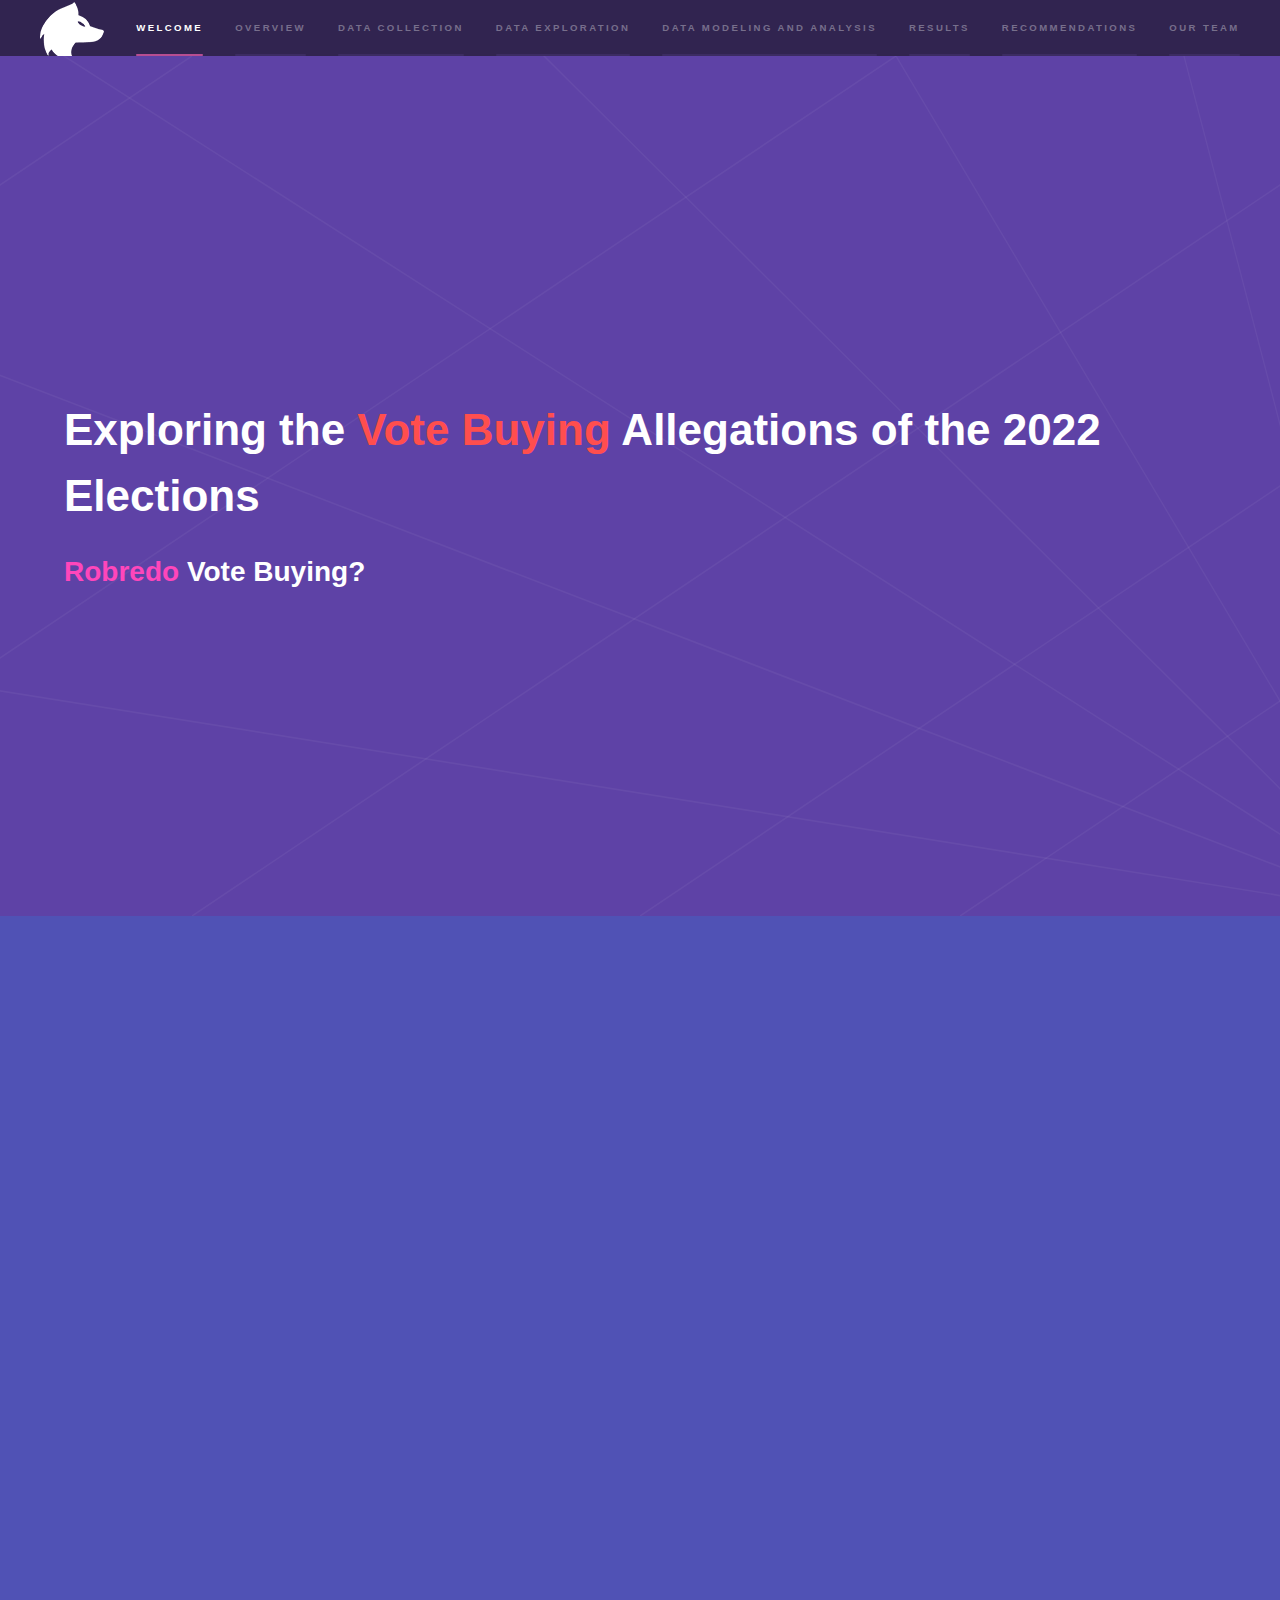
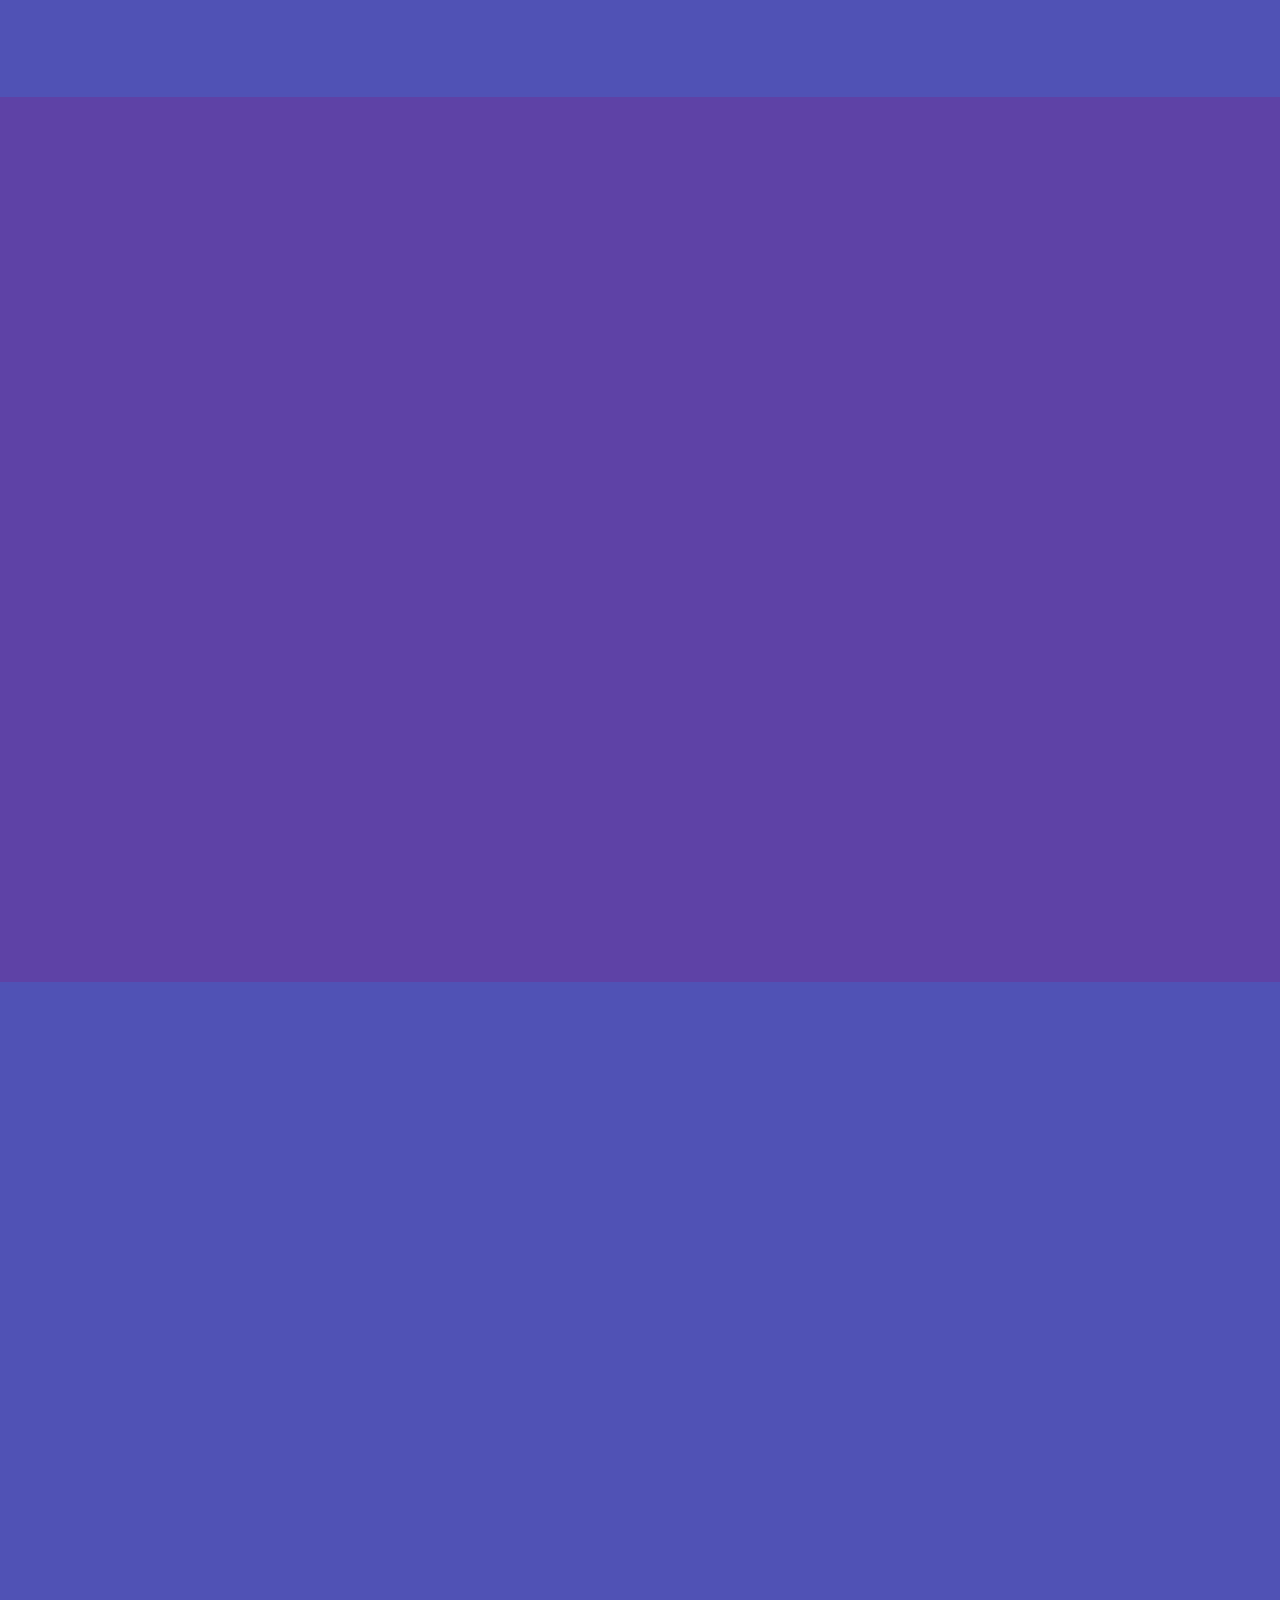
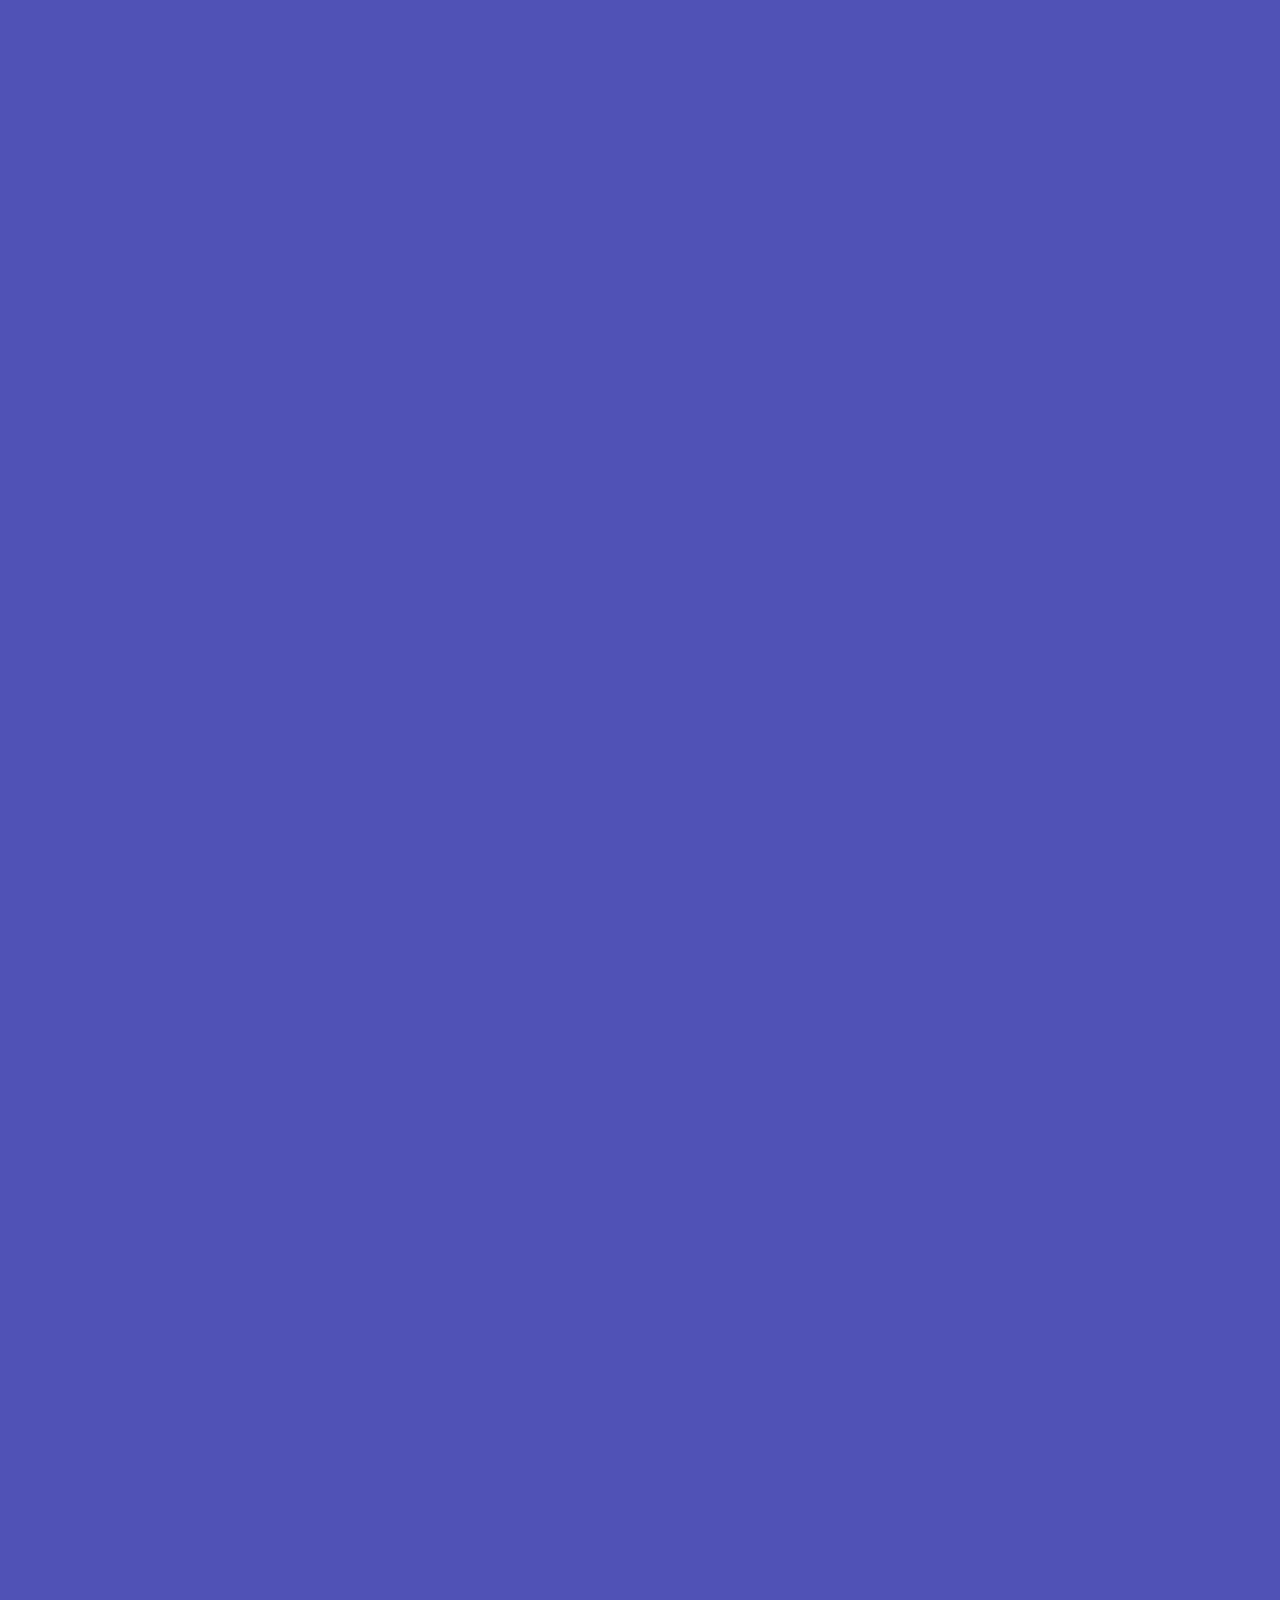
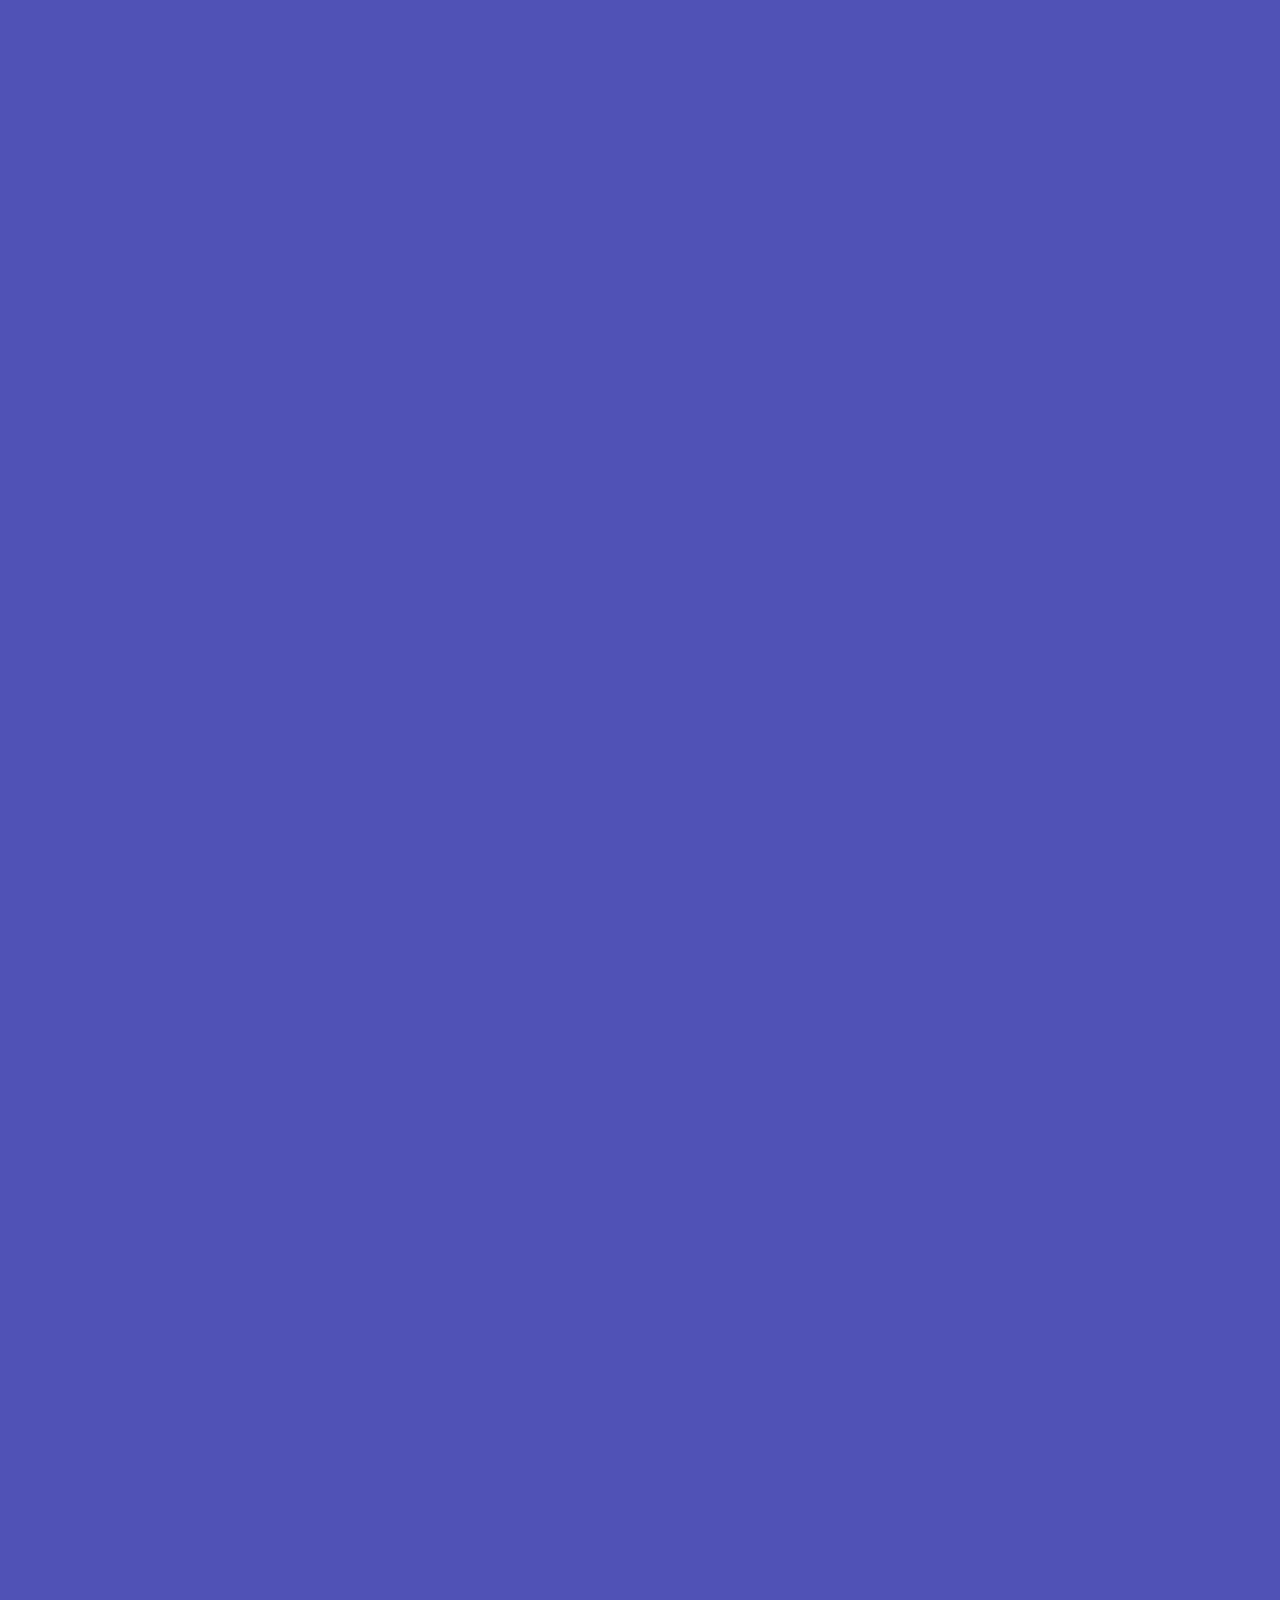
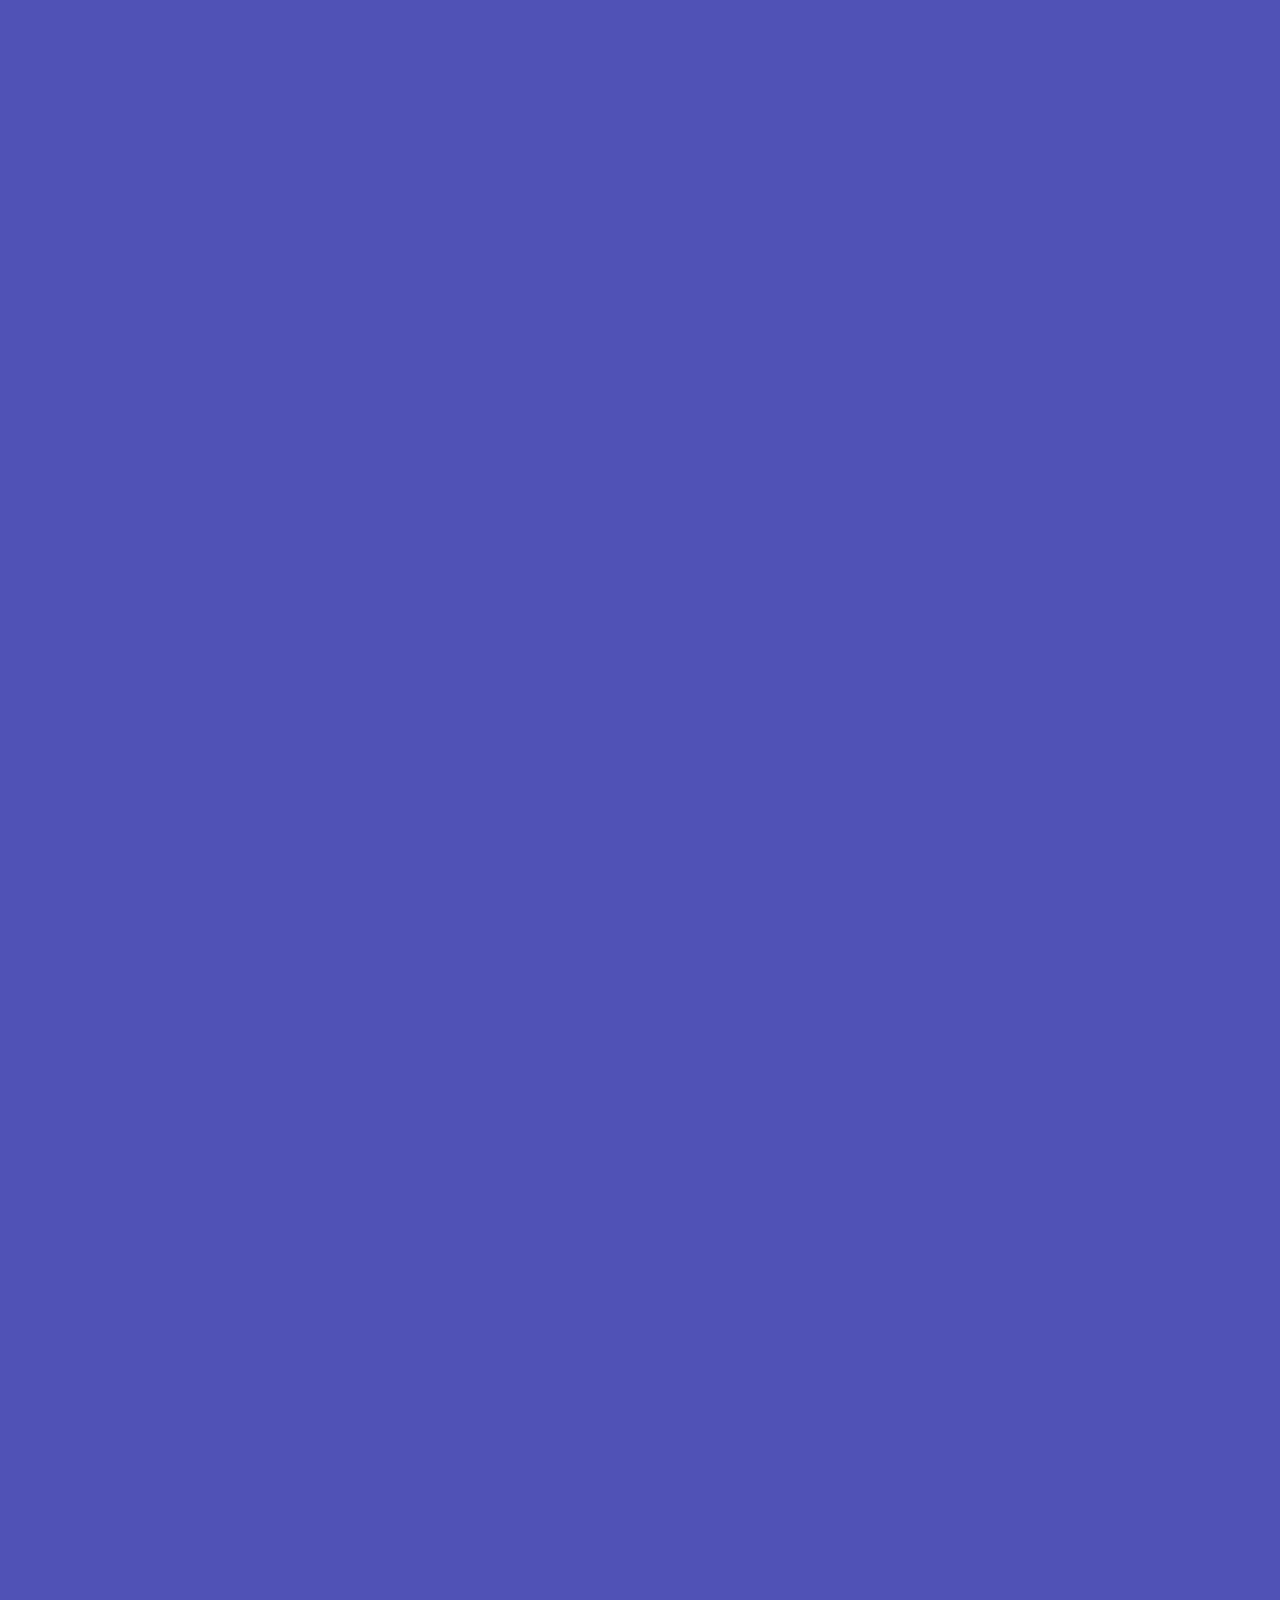
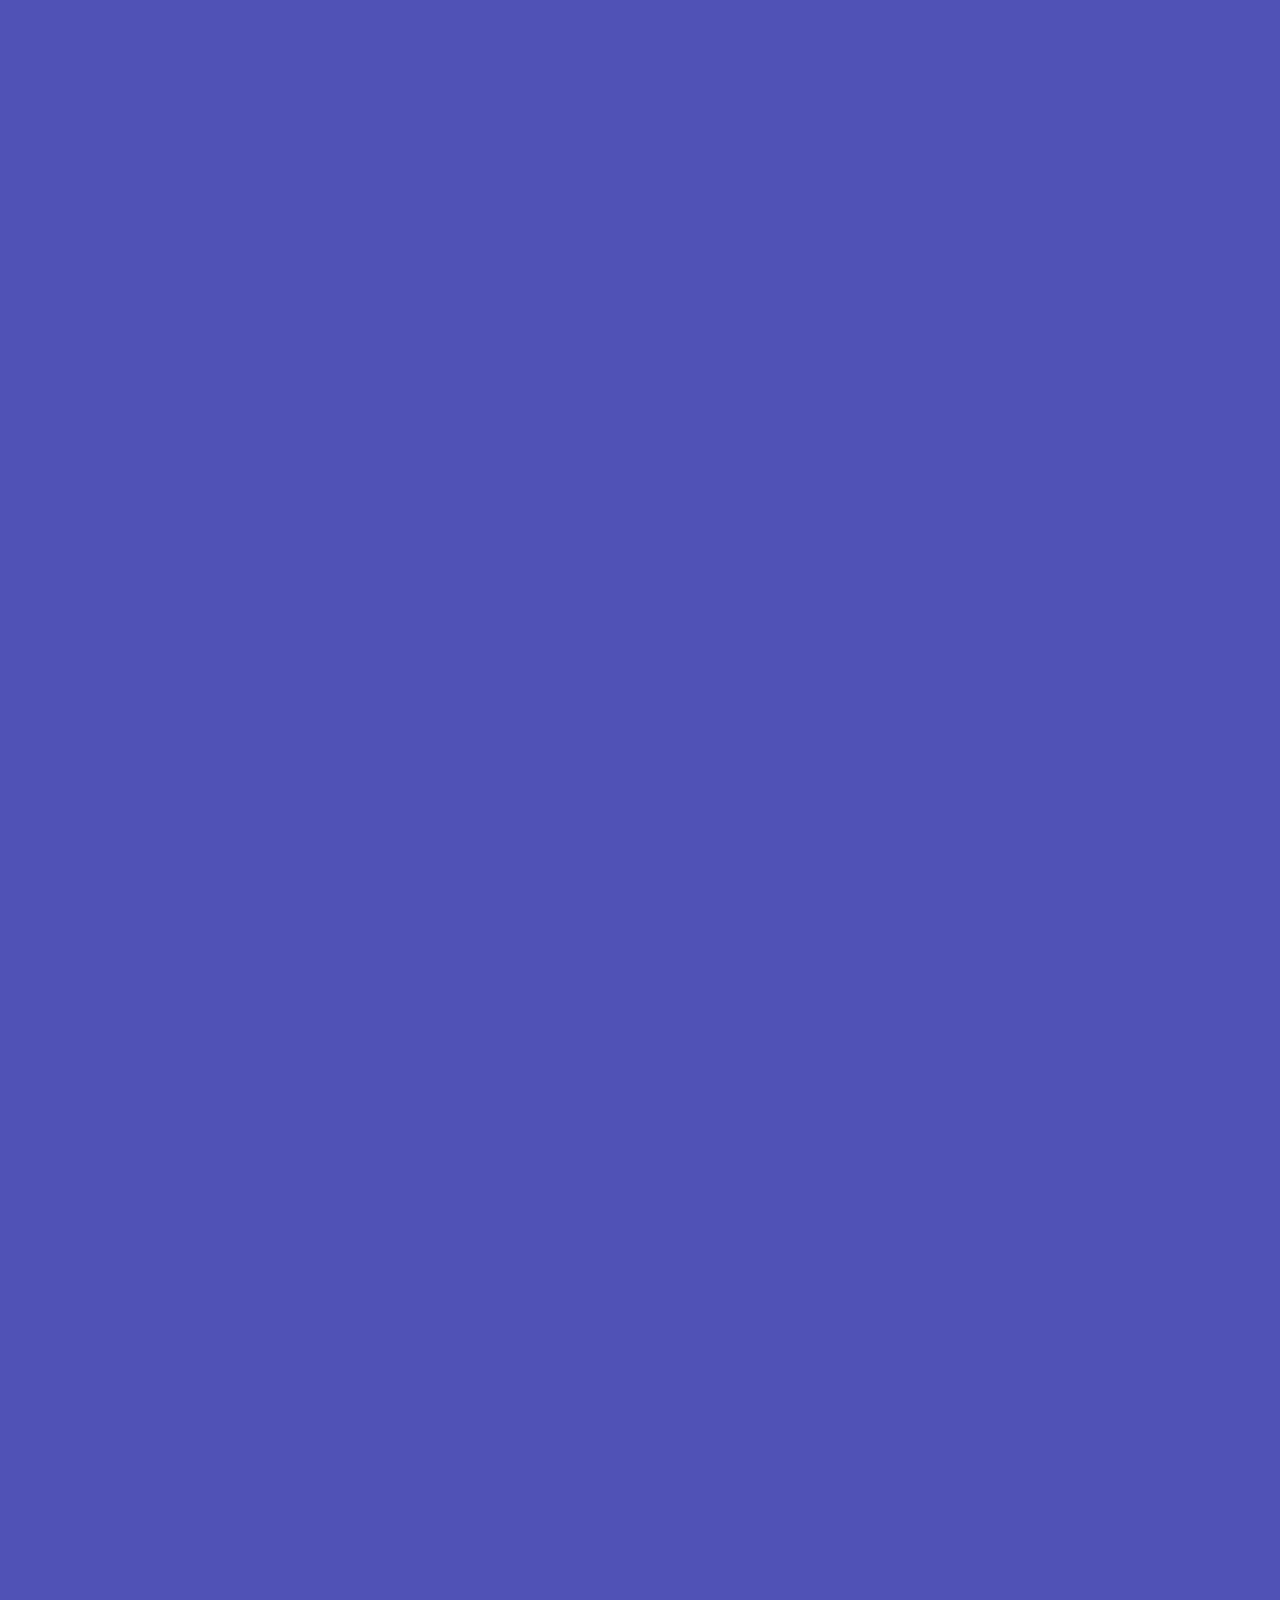
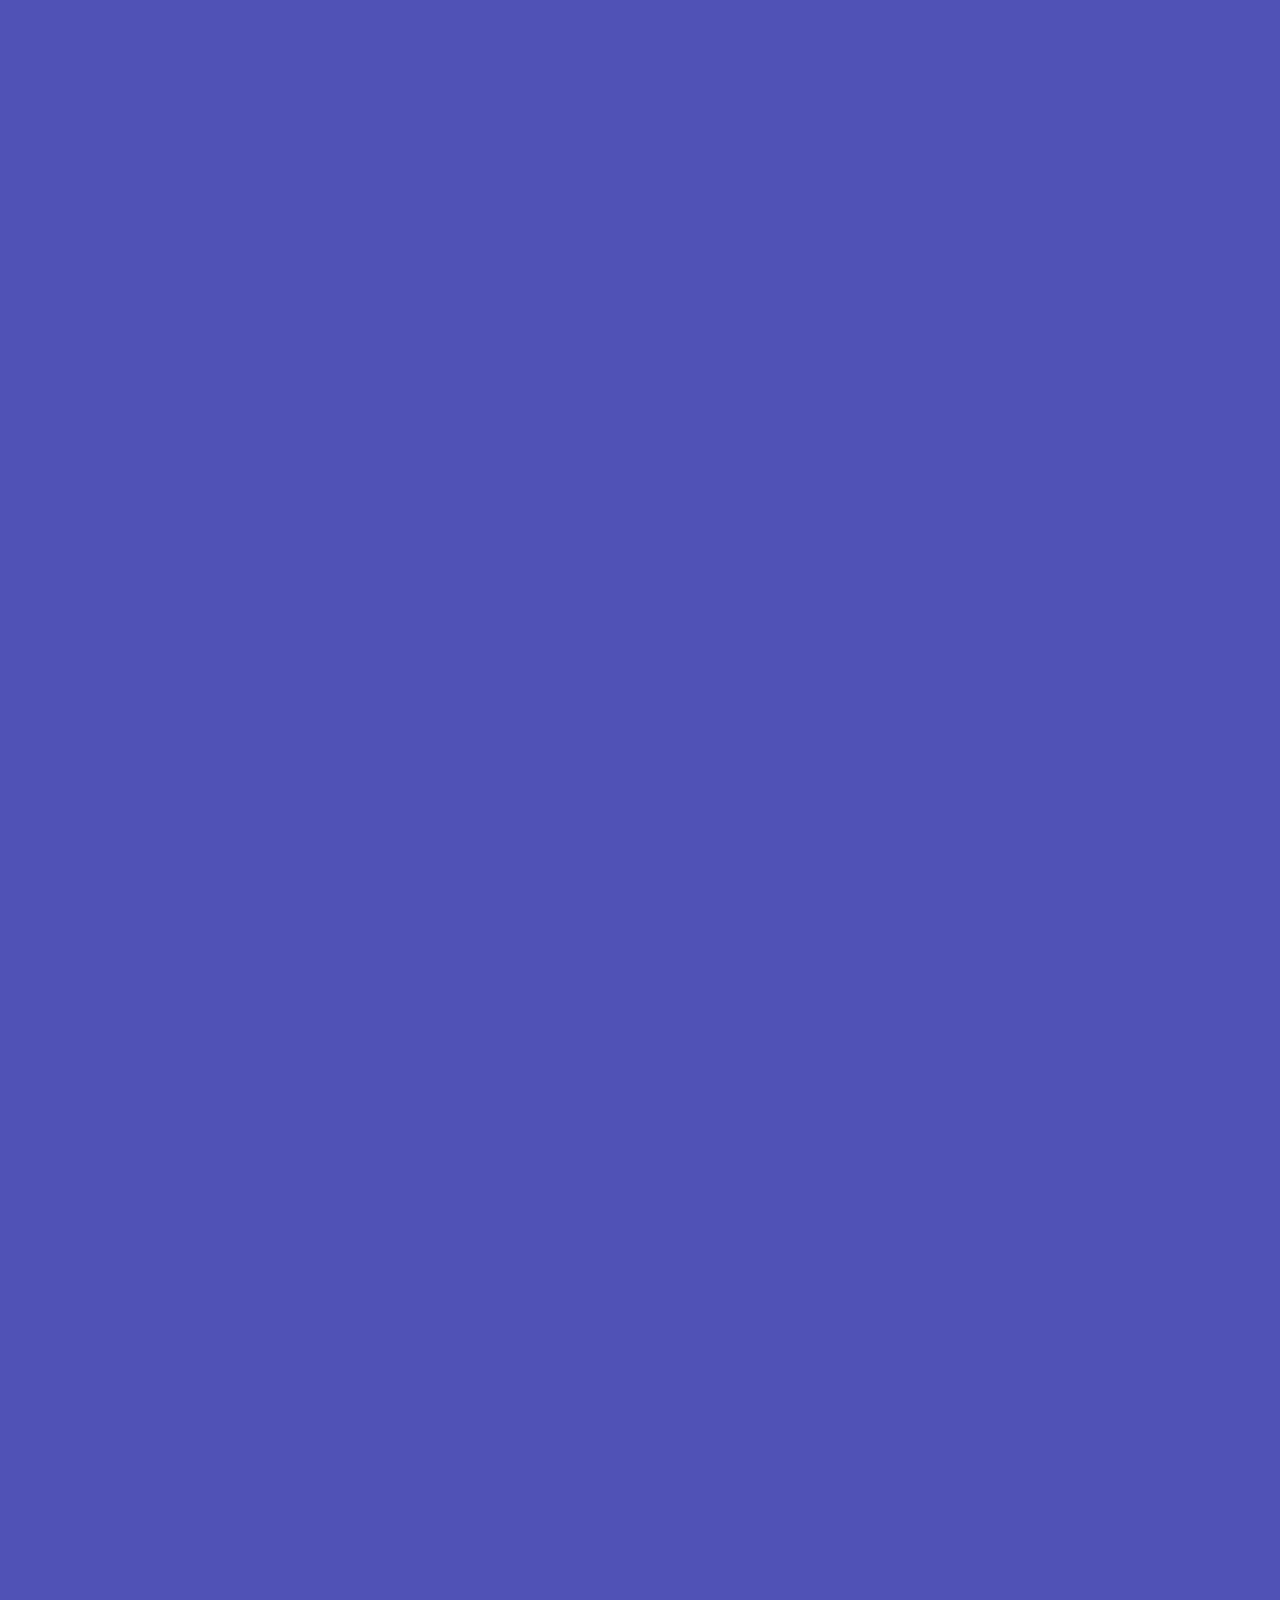
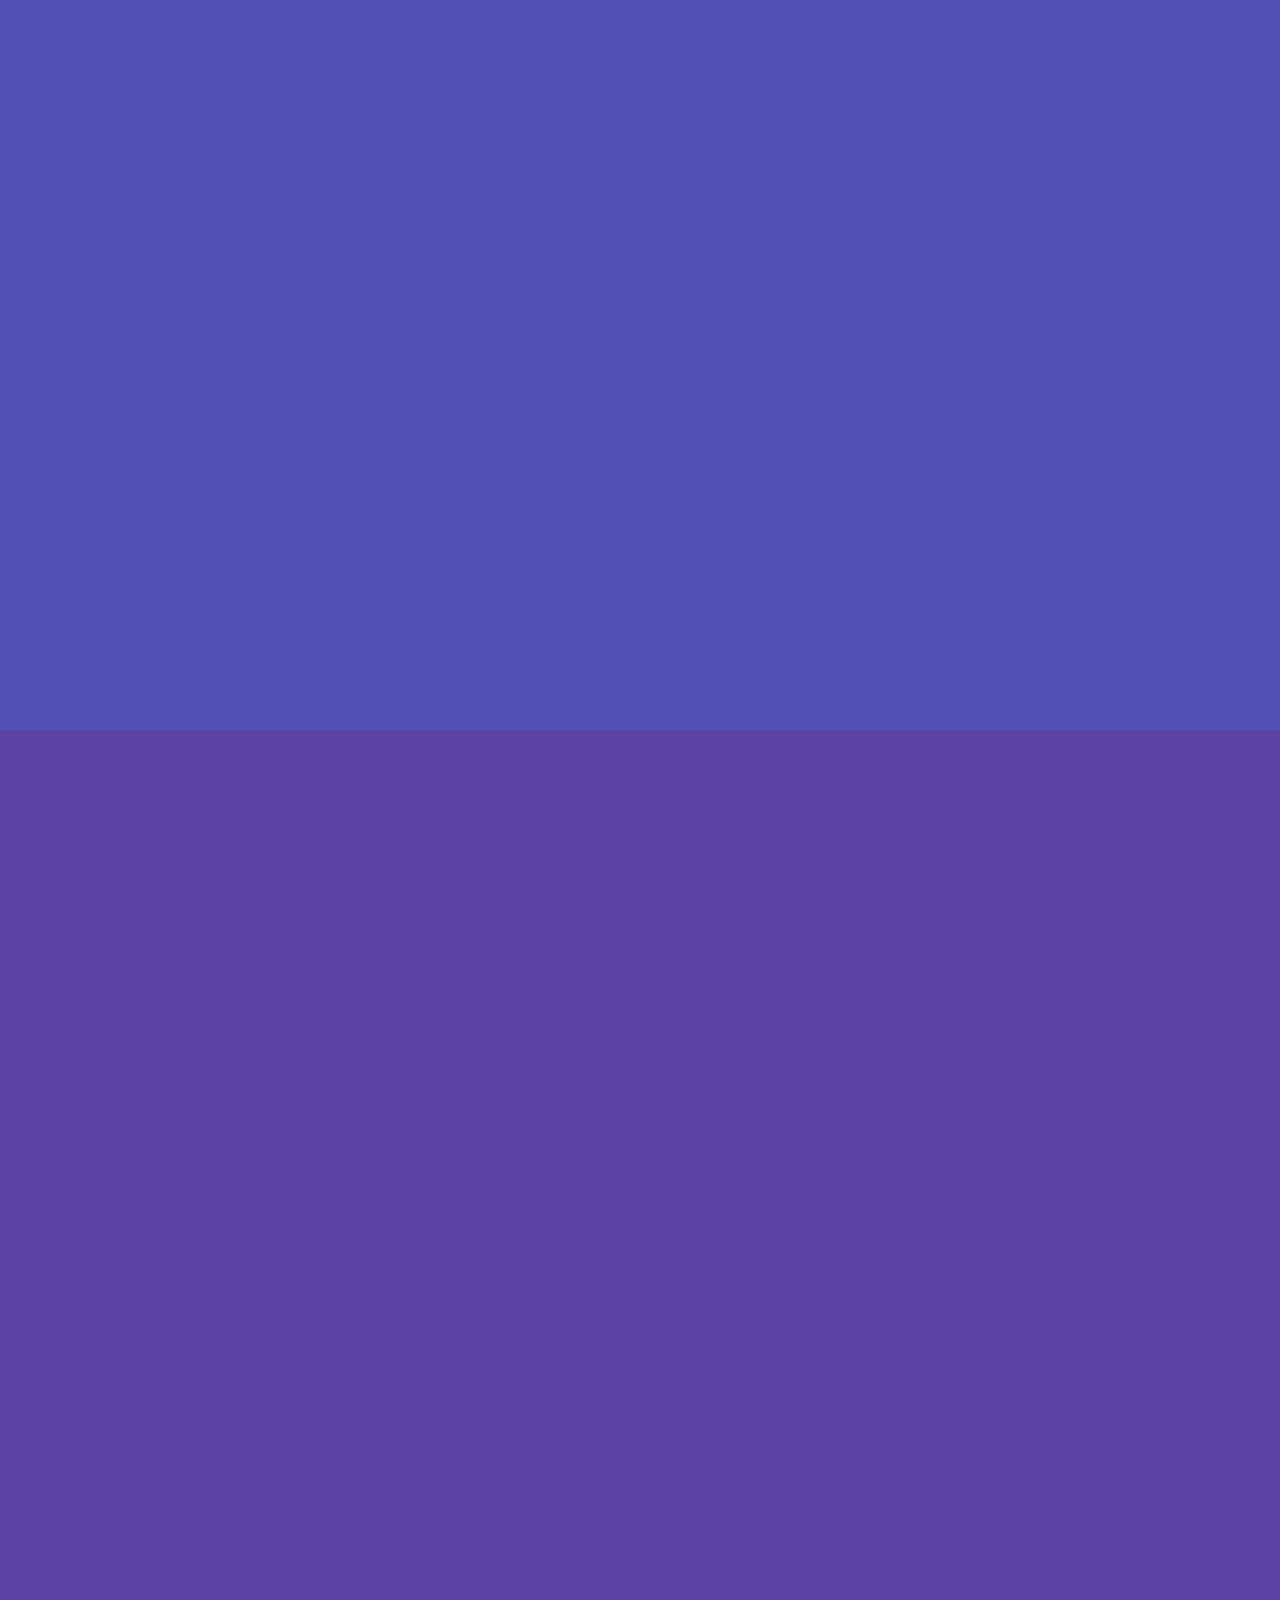
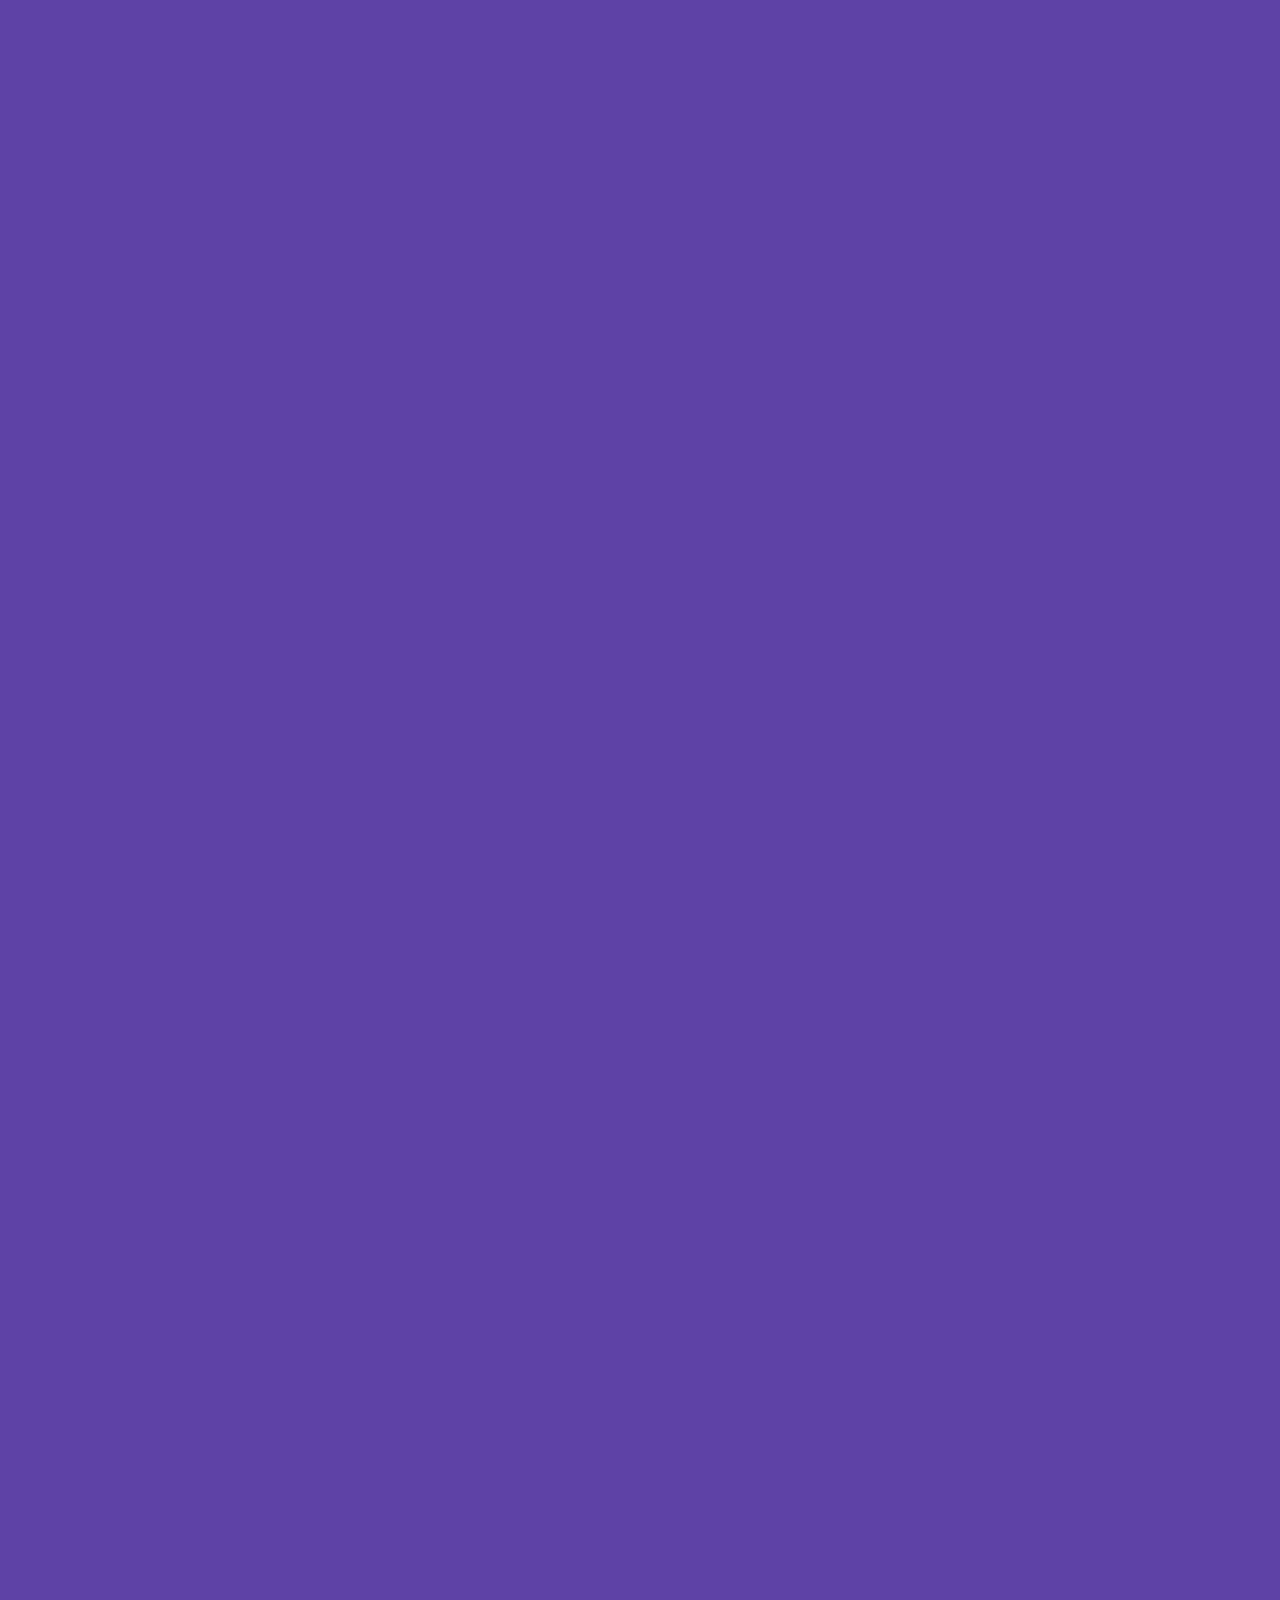
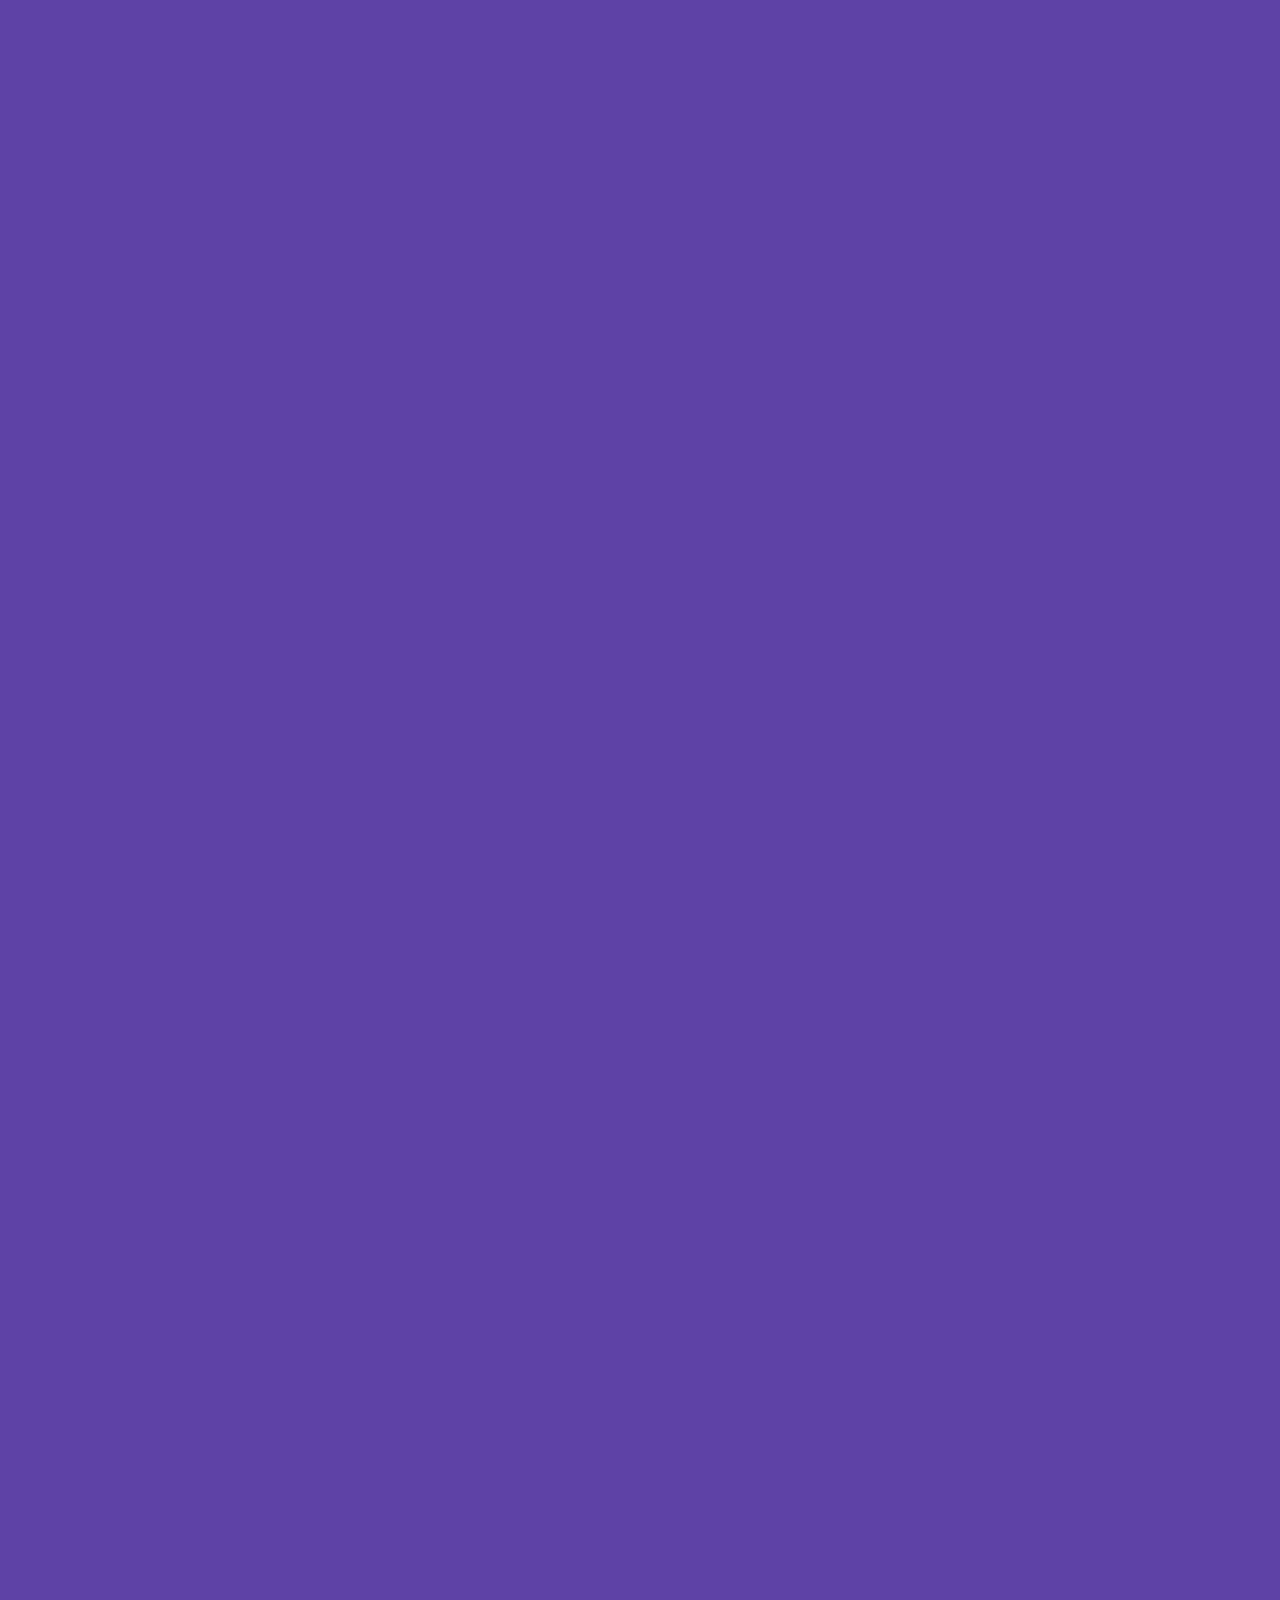
<file: index.html>
<!DOCTYPE HTML>
<!--
	Hyperspace by HTML5 UP
	html5up.net | @ajlkn
	Free for personal and commercial use under the CCA 3.0 license (html5up.net/license)
-->
<html>
	<head>
		<link rel="icon" href="./assets/icon2.png">
		<title>PH Twitter Fake News Analysis</title>
		<meta charset="utf-8" />
		<meta name="viewport" content="width=device-width, initial-scale=1, user-scalable=no" />
		<link rel="stylesheet" href="assets/css/main.css" />
		<noscript><link rel="stylesheet" href="assets/css/noscript.css" /></noscript>
	</head>
	<body class="is-preload">

		<!-- Sidebar -->
			<section id="sidebar" style="overflow: hidden;">
				<div class="inner">
					<nav>
						<ul>
							<span class="image"><img src="assets/icon2.png" alt="" /></span>
							<li><a href="#intro">Welcome</a></li>
							<li><a href="#overview">Overview</a></li>
							<li><a href="#collection">Data Collection</a></li>
							<li><a href="#exploration">Data Exploration</a></li>
							<li><a href="#modeling">Data Modeling and Analysis</a></li>
							<li><a href="#results">Results</a></li>
							<li><a href="#recommendations">Recommendations</a></li>
							<li><a href="#about">Our Team</a></li>
						</ul>
					</nav>
				</div>
			</section>

		<!-- Wrapper -->
			<div id="wrapper">

				<!-- Intro -->
					<section id="intro" class="wrapper style1 fullscreen fade-up">
						<div class="inner">
							<h1>Exploring the <span style="color: #ff4e4e;">Vote Buying</span> Allegations of the 2022 Elections</h1>
							<h2><span style="color:#ff46bb;">Robredo</span> Vote Buying?</h2>
						</div>
					</section>



				<!-- Overview -->
					<section id="overview" class="wrapper style2 fade-up">
						<div class="inner">
							<h1>Overview</h1>
							<p><b><span style="color: #f24a4a;">Vote buying</span></b> is a malpractice in which a candidate, or their supporters, offer incentives (i.e. money, goods) to voters in exchange for their vote.
								According to an article published by PhilStar, Filipino voters have had no trouble accepting money from candidates during election seasons.
								However, the Commission on Elections (COMELEC) has made it clear that this is a serious offense and violators will be arrested.
								<span style="color: #4f8fff;">During the 2022 elections</span>, candidates and their teams took to social media to expand the reaches of their campaigning.
								As such, supporters of candidates would often take this opportunity to slander other candidates.
								Some accusations these supporters hurl involve calling out the opposition for engaging in <span style="color: #f24a4a;">vote-buying</span>.</p>
							<div class="features">
								<section>
									<span class="icon solid major fa-question"></span>
									<h3>Research Question</h3>
									<p>What percent of tweets regarding <span style="color: #f24a4a;">vote-buying allegations</span> are targeted towards <span style="color: #ff50ed;">former Vice President Leni Robredo</span>?</p>
								</section>
								<section>
									<span class="icon solid major fa-lock"></span>
									<h3>Hypothesis</h3>
									<p>More than 50% of <span style="color: #f24a4a;">vote-buying allegations</span> on Twitter are about <span style="color: #ff50ed;">former Vice President Leni Robredo</span>.</p>
								</section>
								<section>
									<span class="icon solid major fa-search"></span>
									<h3>Null Hypothesis</h3>
									<p>There's no majority (more than 50%) of <span style="color: #f24a4a;">vote-buying allegations</span> going to a specific candidate.</p>
								</section>
								<section>
									<span class="icon solid major fa-clipboard-list"></span>
									<h3>Action Plan</h3>
									<p>Collect all tweets about <span style="color: #f24a4a;">vote-buying</span> and filter out the tweets by their targeted candidate.</p>
								</section>
							</div>
						</div>
					</section>

				<!-- Data Collection -->
					<section id="collection" class="wrapper style1 fade-up">
						<div class="inner">
							<h1>Data Collection</h1>
							<p>We scraped <span style="color: #4af2f2;">Twitter</span> for all tweets about vote buying in <span style="color: #4e8fff;">the 2022 elections</span>.
								The official start and end of the 2022 Philippine election period as presecribed by the COMELEC was from January 9 to June 8, 2022.
								<span style="color: #ff4b4b;">Vote buying</span> is among the many prohibited acts during the election period. <a href="https://aceproject.org/main/samples/ei/eix_c055.pdf">See here</a></p>
							<div class="features">
								<section>
									<span class="icon solid major fa-search"></span>
									<h3>Scope</h3>
									<p>Due to the extensive scope, we have narrowed down the candidates to the top 3 presidential candidates in <span style="color: #4e8fff;">the 2022 Philippine elections</span>.</p>
								</section>
								<section>
									<span class="icon solid major fa-tags"></span>
									<h3>Keywords</h3>
									<p>The keywords we used to scrape tweets are as follows:<br>
										"vote buying", 
										"vote-buying"<br>
										"bumibili ng boto", 
										"bumili ng boto"<br>
										and other variants. In no specific order.</p>
								</section>
								<section>
									<span class="icon solid major fa-wrench"></span>
									<h3>Tools</h3>
									<p>For scraping tweets we used
										<span style="color: #96d700;">Ap</span><span style="color: #ff9013;">if</span><span style="color: #71c5e9;">y's</span>
										<span style="color: #4af2f2;">Twitter</span> <a href="https://apify.com/quacker/twitter-scraper">scraper</a>. It is a web scraping and automation platform that provides tools for extracting data from websites, in our case <span style="color: #4af2f2;">Twitter</span>.</p>
								</section>
								<section>
									<span class="icon solid major fa-broom"></span>
									<h3>Data Cleaning</h3>
									<p>We performed data cleaning steps to ensure the quality, consistency, and analysis readiness of the collected data. Our tasks involved removing duplicates, handling missing or invalid data, normalizing text (e.g., removing special characters or URLs).</p>
								</section>				
							</div>
							<a href="https://docs.google.com/spreadsheets/d/1DT9YLIyPoFoz8TMzW0nT2VyacUAuaBR1gRubKDpsKkQ/edit?usp=sharing" class="button fit">View Our Dataset Here</a>
						</div>
					</section>

				<!-- Data Exploration -->
				<section id="exploration" class="wrapper style2 fade-up">
					<div class="inner">
						<h1>Data Exploration</h1>
						<p>After we collected enough data to analyze, we need to explore the data we've 
							collected and make sure that it is clean and appropriate for our research objectives 
							before we jump to modeling and analysis.</p>
						<hr>
						<h2>Data Preprocessing</h3>
						<div class="features">
							<section>
								<span class="icon solid major fa-puzzle-piece"></span>
								<h3>Handling Missing Values</h3>
								<p>Some columns during our data collection had missing data. After some careful discussion, 
									we concluded that some of these columns were not relevant to our study hence we decided 
									to remove some of them. The remaining columns that were relevant to our study, had no missing values.</p>
							</section>
							<section>
								<span class="icon solid major fa-table"></span>
								<h3>Ensuring Formatting Consistency</h3>
								<p>Upon inspection of our data, we discovered that formats involving time and date were not constant. 
									This was going to be a problem in the future when conducting statistical analysis. We manually went 
									through our dataset and corrected the format to better suit our needs.</p>
							</section>
							<section>
								<span class="icon solid major fa-table"></span>
								<h3>Categorical Data Encoding for Candidates</h3>
								<p>One thing we did with our data was to identify which presidential candidate was being accused of 
									allegations of <span style="color: #ff4e4e;">vote buying</span> in the tweet. We decided to use 
									categorical data encoding for each tweet assigning the tweet to be either about 
									<span style="color: #ff3b3b;">Marcos</span>,
									<span style="color: #ff3bd1;">Robredo</span>,
									<span style="color: #758eff;">Pacquiao</span> or a mix of any of the three.</p>
							</section>
							<section>
								<span class="icon solid major fa-table"></span>
								<h3>More Categorical Data Encoding</h3>
								<p>In our data encoding process, we categorized columns into categorical data, such as content type 
									(Rational or Emotional) for tweets. We also applied categorical data encoding to other columns 
									like Tweet Type, Account Type, and Rating. This approach improved our dataset analysis by organizing 
									and understanding the data based on different categories.</p>
							</section>
						</div>
						
						<hr>
						<h2>Outliers in the Data</h3>
						<p>In order to determine if there were any outliers in our data, we used the date posted as the column index.
							After obtaining their mean and standard deviation, we were able to tabulate the z-scores of every date in
							the data. Through this we were able to discover <span style="color: #ffac28;">1 outlier data</span>. This row 
							was then removed and not replaced since we had a surplus of data collected during the initial collection.</p>
						<span class="image fit"><img src="images/votebuying_data_01.png" alt=""></span>
						
						<hr>
						<h2>Time Series Analysis</h3>
						<p>The purpose of time series analysis is to understand insights from data that is collected over time. 
							In our topic, since we are using categorical data, we opted to use the Binning method. With a binning 
							interval of 1 month, we were able to observe and analyze long-term trends over time. This was done by 
							ensuring that the Date posted column was converted to the datetime Python format. After that, making us 
							of Pandas, we were able to create a new data frame with the binned time series analysis assigning it a 
							bin size of 1M or 1 Month. Finally using the pd.Grouper function from the Pandas library to specify the 
							grouping frequency for the time series data, we came up with the results below. Which we then tabulated 
							into a graph manually.</p>
						
						<table class="alt">
							<thead>
								<tr>
									<th>Index</th>
									<th>Date Posted</th>
									<th>Robredo</th>
									<th>Marcos</th>
									<th>Pacquiao</th>
								</tr>
							</thead>
							<tbody>
								<tr><td>0</td><td>2021-09-30</td><td>0</td><td>0</td><td>1</td></tr>
								<tr><td>1</td><td>2021-10-31</td><td>0</td><td>0</td><td>6</td></tr>
								<tr><td>2</td><td>2021-11-30</td><td>0</td><td>0</td><td>0</td></tr>
								<tr><td>3</td><td>2021-12-31</td><td>0</td><td>0</td><td>0</td></tr>
								<tr><td>4</td><td>2022-01-31</td><td>2</td><td>1</td><td>0</td></tr>
								<tr><td>5</td><td>2022-02-28</td><td>1</td><td>5</td><td>0</td></tr>
								<tr><td>6</td><td>2022-03-31</td><td>3</td><td>3</td><td>0</td></tr>
								<tr><td>7</td><td>2022-04-30</td><td>4</td><td>3</td><td>0</td></tr>
								<tr><td>8</td><td>2022-05-31</td><td>27</td><td>55</td><td>8</td></tr>
								<tr><td>9</td><td>2022-06-30</td><td>0</td><td>5</td><td>0</td></tr>
								<tr><td>10</td><td>2022-07-31</td><td>1</td><td>1</td><td>1</td></tr>
								<tr><td>11</td><td>2022-08-31</td><td>3</td><td>0</td><td>0</td></tr>
								<tr><td>12</td><td>2022-09-30</td><td>4</td><td>10</td><td>0</td></tr>
								<tr><td>13</td><td>2022-10-31</td><td>0</td><td>0</td><td>0</td></tr>
								<tr><td>14</td><td>2022-11-30</td><td>1</td><td>1</td><td>1</td></tr>
								<tr><td>15</td><td>2022-12-31</td><td>2</td><td>1</td><td>1</td></tr>
							</tbody>
						</table>
						<span class="image fit"><img src="images/votebuying_data_08.png" alt=""></span>
						<p>
							The purpose of time series analysis with 1-month binning was to analyze and understand patterns and trends in the dataset that we collected. Here, we can see that the dataset is concentrated around the months of May to June. This could be because voting took place during the month of May.
						</p>

						<hr>
						<h2>Natural Language Processing</h3>
						<div class="features">
							<section>
								<span class="icon solid major fa-language"></span>
								<h3>Tokenizing and Lower Casing</h3>
								<p>During this process, we had to translate the tweets first into English. We used googletrans to
									 translate the tweets into English. If we found the translation to be inappropriate or inaccurate, 
									 we manually translated the tweet ourselves. The tweets were then lowercased and had the punctuation 
									 marks removed. Afterwards, it was then tokenized with the NLTK Python library using its tokenize module.</p>
							</section>
							<section>
								<span class="icon solid major fa-language"></span>
								<h3>Stemming and Lemmatization</h3>
								<p>To cater for future interest in text analysis, we deemed it necessary to reduce the number of vocabulary 
									in the tweets. After the previous step, we then used the NLTK library for its PorterStemmer and 
									WordNetLemmatizer modules to be able to reduce the words back to their base or root forms. One benefit 
									of this is that this simplification can improve the efficiency of text processing tasks and reduce the 
									computational resources required if we wish to pursue an in-depth text analysis of the tweets collected.</p>
							</section>
						</div>

						<hr>
						<h2>Data Visualizations</h2>
						<div class="row gtr-uniform">
							<div class="col-4"></div>
							<div class="col-4"><span class="fit"><h3><center>Tweet Distribution</center></h3></span></div>
							<div class="col-4"></div>
						</div>
						<span class="image fit"><img src="images/votebuying_data_02.png" alt=""></span>
						<p>The plot above presents that most of the tweets collected accused <span style="color: #ff3b3b;">Marcos</span>
							(85 tweets). Then, <span style="color: #ff3bd1;">Robredo</span> (48 tweets).
							Lastly, <span style="color: #758eff;">Pacquiao</span> had the least amount (18 tweets).</p>
							
						<hr>
						<div class="row gtr-uniform">
							<div class="col-4"></div>
							<div class="col-4"><span class="fit"><h3><center>Content Type Distribution</center></h3></span></div>
							<div class="col-4"></div>
						</div>
						<span class="image fit"><img src="images/votebuying_data_06.png" alt=""></span>
						<p>The plot above visualizes the distribution of the content type of the collected tweets. We can observe that majority 
							of the collected tweets are <span style="color: #00baba;">Rational</span> (89 tweets). On the other hand, 
							collected tweets that are <span style="color: #ff7f50;">Emotional</span> only amount to 73 tweets.</p>
							
						<hr>
						<div class="row gtr-uniform">
							<div class="col-4"></div>
							<div class="col-4"><span class="fit"><h3><center>Content Type Breakdown</center></h3></span></div>
							<div class="col-4"></div>
						</div>
						<span class="image fit"><img src="images/votebuying_data_03.png" alt=""></span>
						<p>The plot visualizes the breakdown of the content type of the collected tweets among the Candidates.</p>
						<p>The plot visualizes the breakdown of the content type of the collected tweets among the Candidates.<br><br>
							For <span style="color: #ff3bd1;">Robredo</span>, we can see that majority of the collected tweets accusing 
							the candidate are <span style="color: #ff7f50;">Emotional</span> tweets (30 tweets). On the other hand, 
							collected tweets that are <span style="color: #ff7f50;">Emotional</span> and accusing the candidate only amount 
							to 22 tweets.<br>
							For <span style="color: #ff3b3b;">Marcos</span>, we can see that majority of the collected tweets accusing 
							the candidate are <span style="color: #00baba;">Rational</span> tweets (51 tweets). On the other hand, collected 
							tweets that are <span style="color: #ff7f50;">Emotional</span> and accusing the candidate only amount to 42 
							tweets.<br>
							For <span style="color: #758eff;">Pacquiao</span>, we can see that majority of the collected tweets accusing 
							the candidate are <span style="color: #00baba;">Rational</span> tweets (17 tweets). On the other hand, 
							collected tweets that are <span style="color: #ff7f50;">Emotional</span> and accusing the candidate only 
							amount to 2 tweets.
						</p>
							
						<hr>
						<div class="row gtr-uniform">
							<div class="col-4"></div>
							<div class="col-4"><span class="fit"><h3><center>Account Type Breakdown</center></h3></span></div>
							<div class="col-4"></div>
						</div>
						<span class="image fit"><img src="images/votebuying_data_09.png" alt=""></span>
						<p>The plot visualizes the breakdown of the account type of the collected tweets among the Candidates. 
							Majority of the collected tweets came from anonymous accounts (131).<br><br>
							For tweets alleging <span style="color: #ff3bd1;">Robredo</span> of vote buying, 46 came from 
							<span style="color: #ff7f50;">Anonymous</span> accounts.<br>
							For tweets alleging <span style="color: #ff3b3b;">Marcos</span> of vote buying, 69 came from 
							<span style="color: #ff7f50;">Anonymous</span> accounts.<br>
							For tweets alleging <span style="color: #758eff;">Pacquiao</span> of vote buying, 15 came from 
							<span style="color: #ff7f50;">Anonymous</span> accounts.<br>
						</p>
							
						<br>
						<div class="row gtr-uniform">
							<div class="col-4"></div>
							<div class="col-4"><span class="fit"><h3><center>Content Type Over Order Posted</center></h3></span></div>
							<div class="col-4"></div>
						</div>
						<span class="image fit"><img src="images/votebuying_data_05.png" alt=""></span>
						<p>The plot visualizes the growth of the number of tweets of a certain Content Type over *time. It is not 
							technically over time since the x-axis is the order in which the tweet is posted (the tweets are 
							chronologically ordered then labelled incrementally in ascending order).<br>

							We can see that the tweets that are <span style="color: #00baba;">Rational</span> has a greater growth rate than the tweets that are <span style="color: #ff7f50;">Emotional</span>.
						</p>
						

						<a href="https://docs.google.com/spreadsheets/d/1DT9YLIyPoFoz8TMzW0nT2VyacUAuaBR1gRubKDpsKkQ/edit?usp=sharing" class="button fit">View Our Dataset Here</a>
					</div>
					
				</section>

				<!-- Data Modeling and Analysis -->
				<section id="modeling" class="wrapper style1 fade-up">
					<div class="inner">
						<h1>Data Modeling and Analysis</h1>
						<h2>Statistical Hypothesis Testing</h2>
						<p>Since our initial hypothesis can be tested purely by counting the categorical encoding of the candidates, 
							we decided to test more interesting things on our processed data.</p>
						<div class="features">
							<section>
								<span class="icon solid major fa-user-secret"></span>
								<h3>Candidate Accused and Account Type</h3>
								<p>Candidate Accused and Account Type of the tweets collected are not independent.</p>
							</section>
							<section>
								<span class="icon solid major fa-comment"></span>
								<h3>Candidate Accused and Content Type</h3>
								<p>Candidate Accused and Content Type of the tweets collected are not independent.</p>
							</section>
						</div>
						<p>Since the predictor variable, “<span style="color: #ff4e4e;">Candidate Accused</span>”, is a categorical 
							variable, we opted to use a non-parametric test, specifically the chi-square test. We tested if the predictor 
							variable is dependent on other variables.</p>
						
						<hr>
						<div class="fit">
							<h3><center>Candidate Accused and Account Type</center></h3>
							<p>In this study, we assumed that the Account Type of “Anonymous” is considered a “troll”.<br>
								<span style="color: #4e9eff;">H<sub>a</sub></span>: Candidate Accused and Account Type of the tweets collected are not independent.<br>
								<span style="color: #ffa94e;">H<sub>o</sub></span>: Candidate Accused and Account Type of the tweets collected are independent.<br><br>
								Decision Rule: If p-value is less than the cut-off point of 0.05 significance level, reject the null hypothesis.</p>
								
							<table class="alt">
								<thead>
									<tr>
										<th></th>
										<th>Anonymous</th>
										<th>Identified</th>
									</tr>
								</thead>
								<tbody>
									<tr><td><b>Marcos</b></td><td>69</td><td>16</td></tr>
									<tr><td><b>Pacquiao</b></td><td>15</td><td>2</td></tr>
									<tr><td><b>Robredo</b></td><td>46</td><td>2</td></tr>
								</tbody>
								<tfoot>
									<tr class=""><td colspan="3"><center>Chi-square statistic: 5.7438<br>P-value:
										<span style="color: #f89232;">0.0566</span></center></td></tr>
								</tfoot>
							</table>
							
							<p>Since the p-value is greater than 0.05, the <span style="color: #4e9eff;">null hypothesis</span> is accepted. This implies 
								that the two factors (Candidate Accused and Account Type) are independent which means 
								that there is <u>no association between them</u>.
							</p>
						</div>
						<hr>
						<div class="fit">
							<h3><center>Candidate Accused and Content Type</center></h3>
								<span style="color: #4e9eff;">H<sub>a</sub></span>: Candidate Accused and Content Type of the tweets collected are not independent.<br>
								<span style="color: #ffa94e;">H<sub>o</sub></span>: Candidate Accused and Content Type of the tweets collected not independent.<br><br>
								Decision Rule: If p-value is less than the cut-off point of 0.05 significance level, reject the null hypothesis.</p>
								
							<table class="alt">
								<thead>
									<tr>
										<th></th>
										<th>Rational</th>
										<th>Emotional</th>
										<th>Both</th>
									</tr>
								</thead>
								<tbody>
									<tr><td><b>Marcos</b></td><td>34</td><td>43</td><td>8</td></tr>
									<tr><td><b>Pacquiao</b></td><td>1</td><td>16</td><td>0</td></tr>
									<tr><td><b>Robredo</b></td><td>26</td><td>18</td><td>4</td></tr>
								</tbody>
								<tfoot>
									<tr class=""><td colspan="4"><center>Chi-square statistic: 16.6574<br>P-value:
										<span style="color: #4e9eff;">0.0023</span></center></td></tr>
								</tfoot>
							</table>
							
							<p>Since the p-value is less than 0.05, the <span style="color: #4e9eff;">null hypothesis</span>
								is rejected. This implies that the two factors (Candidate Accused and Content Type) are not 
								independent which means that there is <u>an association between them</u>.
							</p>
						</div>
						<hr>
						<h2>Machine Learning</h2>
						<div class="fit">
							<h3>Clustering</h3>
							<p>For the topic modeling, we used the <span style="color: #ffe44e;">Latent Dirichlet allocation (LDA)</span>. 
								<span style="color: #ffe44e;">LDA</span> is an algorithm that 
								identifies themes or topics within a group of documents (in this case the <span style="color: #4eedff;">tweets</span>). It then assigns 
								a relevance score to each document, indicating how closely it aligns with the identified topics. 
								A topic, in this context, refers to a collection of terms (words or phrases) that collectively 
								imply a common theme.<br>
								<br>
								We used the preprocessed <span style="color: #4eedff;">tweets</span> that underwent Tokenizing, Stemming, and Lemmatization.
							</p>
							<div class="fit iframe-container">
								<iframe src="./assets/Clustering.html" width="100%" height="100%"></iframe>
							</div>
							<p>
								After multiple attempts at finding the optimal number of topics that would provide us with a clear cluster of each candidate, we were unable to do so.
								The three topics seen above is the best option that we found. It is able to classify tweets targeting <span style="color: #ff3b3b;">Marcos</span> and <span style="color: #ff3bd1;">Robredo</span>. Albeit having some of the tweets alleging <span style="color: #758eff;">Pacquiao</span> mixed with some tweets of <span style="color: #ff3bd1;">Robredo</span>.
								<br><span style="color: #636efa;">Topic 1</span> is taken to be the general tweets allegations. This is attributed to some of the tweets not explicitly stating the name of the candidate in their tweet and only hinting towards them or using aliases.
								<br><span style="color: #ef553b;">Topic 2</span> is taken to be tweets targeting <span style="color: #ff3b3b;">Marcos</span>.
								<br><span style="color: #00cc96;">Topic 3</span> is taken to be tweets targeting <span style="color: #ff3bd1;">Robredo</span> but having some misidentified tweets supposedly for <span style="color: #758eff;">Pacquiao</span>.
								<br>This result can be explained by the fact that there are only few tweets collected determined to be alleging <span style="color: #758eff;">Pacquiao</span> compared to that of <span style="color: #ff3bd1;">Robredo</span> and <span style="color: #ff3b3b;">Marcos</span>.
							</p>
							<hr>
							<h3>Time Series Analysis</h3>
							<p>
								For the Time Series Analysis, we used the peak finding algorithm of the scipy library. This function  finds all local maxima by simple comparison of neighboring values. Optionally, a subset of these peaks can be selected by specifying conditions for a peak's properties.
								<br>
								<br>
								We tweaked the conditions for the algorithm so that it would make sense with our data.
							</p>
							<div class="features">
								<section>
									<span class="icon solid major fa-chart-bar"></span>
									<h3>Height</h3>
									<p>Height is the required height of a datapoint so that it will be classified as a peak.
										<br>
										We set this value to be the mean of the number of tweets for that candidate on that particular day.
									</p>
								</section>
								<section>
									<span class="icon solid major fa-chart-bar"></span>
									<h3>Threshold</h3>
									<p>Threshold is the required vertical distance to its neighboring samples so that it will be classified as a peak.
									<br>
									We set this value to be two times the standard deviation of the number of tweets for that candidate on that particular day.
									</p>
								</section>
							</div>
							<div class="fit iframe-container">
								<iframe src="./assets/Marcos.html" width="100%" height="100%"></iframe>
							</div>
							<div class="fit iframe-container">
								<iframe src="./assets/Robredo.html" width="100%" height="100%"></iframe>
							</div>
							<div class="fit iframe-container">
								<iframe src="./assets/Pacquiao.html" width="100%" height="100%"></iframe>
							</div>
							<br>
							<p>Based on the time series analyses above, the number of tweets accusing the candidates mostly peaked after the 2022 Election (May 9, 2022). This could be attributed to the fact that the candidate that the tweeter voted for lost the election. Another reason could be that the voters witnessed vote buying in their respective precincts and only tweeted about it after the election.</p>
						</div>
					</div>
				</section>

				<!-- Results -->
				<section id="results" class="wrapper style2 fade-up">
					<div class="inner">
						<h1>Results</h1>
						<div class="features">
							<section>
								<span class="icon solid major fa-ban"></span>
								<h3>Hypothesis Test</h3>
								<p>Rejected the main hypothesis since only less than 50% of vote-buying allegations on <span style="color: #4eedff;">Twitter</span> were about <span style="color: #ff50ed;">former Vice President Leni Robredo</span>.</p>
							</section>
							<section>
								<span class="icon solid major fa-clipboard-list"></span>
								<h3>More Hypothesis Tests</h3>
								<p>It was discovered from the Chi-square test of independence that both variables (Candidate Accused and Content Type) are not Independent. It simply means there is an association between the two variables.</p>
							</section>
							<section>
								<span class="icon solid major fa-comments"></span>
								<h3>Topic Modeling</h3>
								<p>The model was able to cluster some topics correctly. However, it is not without error. This model may generate some issues in determining which candidate is being accused in a <span style="color: #4eedff;">Twitter</span>.</p>
							</section>
							<section>
								<span class="icon solid major fa-chart-line"></span>
								<h3>Time Series Model</h3>
								<p>In the time series model, the number of tweets accusing the candidates mostly peaked after the 2022 Election. This model will help determine when vote buying tweets will surface.</p>
							</section>
						</div>
						<h2>The Gist</h2>
						<p>This research matters since it explores the vote buying allegations on Twitter. The data collected comes from Tweets from the 2022 Election Period about vote buying. A non-parametric chi-square test was used to determine the dependence of the attributes. <br><br>
							
							Topic Modelling and Peak Detection models were created to predict which candidates are being accused on Twitter and to give an insight into when users might see tweets about vote buying. When improved, the model will properly classify the candidate accused in the tweet.<br><br>
							
							The practical implications of this research are to give future researchers and officials concerned with the election process insights into vote buying accusations on Twitter. <br><br>
							
							Robredo, despite having a lot of traffic during that time, was actually not the candidate with the most vote buying allegations. This research can also be basis for future studies looking into information on vote buying during national elections.</p>
					</div>
				</section>

				<!-- Recommendations -->
				<section id="recommendations" class="wrapper style1 fade-up">
					<div class="inner">
						<h1>Recommendations</h1>
						<br><br>
						<div class="features">
							<section>
								<span class="icon solid major fa-database"></span>
								<h3>More Data</h3>
								<p>The dataset used in this project was limited. It is recommended to collect and use a larger dataset for future studies in hopes of improving model performance.</p>
							</section>
							<section>
								<span class="icon solid major fa-users"></span>
								<h3>Expand Scope</h3>
								<p>The study was limited to only three presidential candidates. Future studies can opt to expand their scope to know if there is a presidential candidate with more vote buying accusations.</p>
							</section>
						</div>
						<br><br><br><br><br>
					</div>
				</section>

				<!-- About -->
				<section id="about" class="wrapper style2 spotlights">
					<section>
						<a class="image"><img src="assets/icon3.png" alt="" data-position="center center" /></a>
						<div class="content">
							<div class="inner">
								<h2>Watchdogs</h2>
								<p>A group of computer science students focused on studying the issue of <b><span style="color: #ff4e4e;">Vote Buying</span></b> in the Philippines. We analyzed <span style="color: #4eedff;">tweets</span> from the 2022 National Elections to determine if a specific presidential candidate was frequently accused in these allegations.</p>
							</div>
						</div>
					</section>
					<section>
						<a class="image"><img src="images/ethan.png" alt="" data-position="25% 25%" /></a>
						<div class="content">
							<div class="inner">
								<h2>Ethan Camingao</h2>
								<p>Hi! I'm Ethan Camingao. I'm an upcoming 4th-year student in BS Computer Science at UP Diliman. This data science project was a first experience for me, but the skills I learned in this subject will stick. I hope our project will give you insight and a flare to explore.</p>
								<p>Email: <span style="color: #22b593;">ebcamingao@up.edu.ph</span></p>
							</div>
						</div>
					</section>
					<section>
						<a class="image"><img src="images/francos.png" alt="" data-position="top center" /></a>
						<div class="content">
							<div class="inner">
								<h2>Francos Cagulada</h2>
								<p>Hello! I'm Francos, a computer science student. I am fond of developing software. I especially like game development because I was very interested in this field in my younger years and that pushed me to take computer science in college.</p>
								<p>Email: <span style="color: #22b593;">rmcagulada@up.edu.ph</span></p>
							</div>
						</div>
					</section>
					<section>
						<a class="image"><img src="images/braullo.png" alt="" data-position="25% 25%" /></a>
						<div class="content">
							<div class="inner">
								<h2>Braullo Jo</h2>
								<p>Hi! I'm Braullo, an aspiring computer scientist. I find joy in building things hence why I pursue computer science.</p>
								<p>Email: <span style="color: #22b593;">bajo@up.edu.ph</span></p>
							</div>
						</div>
					</section>
					<section>
						<a class="image"><img src="images/shake.png" alt="" data-position="25% 25%" /></a>
						<div class="content">
							<div class="inner">
								<h2>Acknowledgements</h2>
								<p>We would like to thank Mr. Paul Regonia for imparting his knowledge and skills in Data Science.</p>
								<p>And to God be all the glory.</p>
							</div>
						</div>
					</section>
				</section>

			</div>

		<!-- Footer -->
			<footer id="footer" class="wrapper style1-alt" style="margin-left: 18em;">
				<div class="inner">
					<ul class="menu">
						<li>&copy; Group 41: PH Twitter Fake News Analysis. All rights reserved.</li><li>Design: <a href="http://html5up.net">HTML5 UP</a></li>
					</ul>
				</div>
			</footer>

		<!-- Scripts -->
			<script src="assets/js/jquery.min.js"></script>
			<script src="assets/js/jquery.scrollex.min.js"></script>
			<script src="assets/js/jquery.scrolly.min.js"></script>
			<script src="assets/js/browser.min.js"></script>
			<script src="assets/js/breakpoints.min.js"></script>
			<script src="assets/js/util.js"></script>
			<script src="assets/js/main.js"></script>

	</body>
</html>
</file>
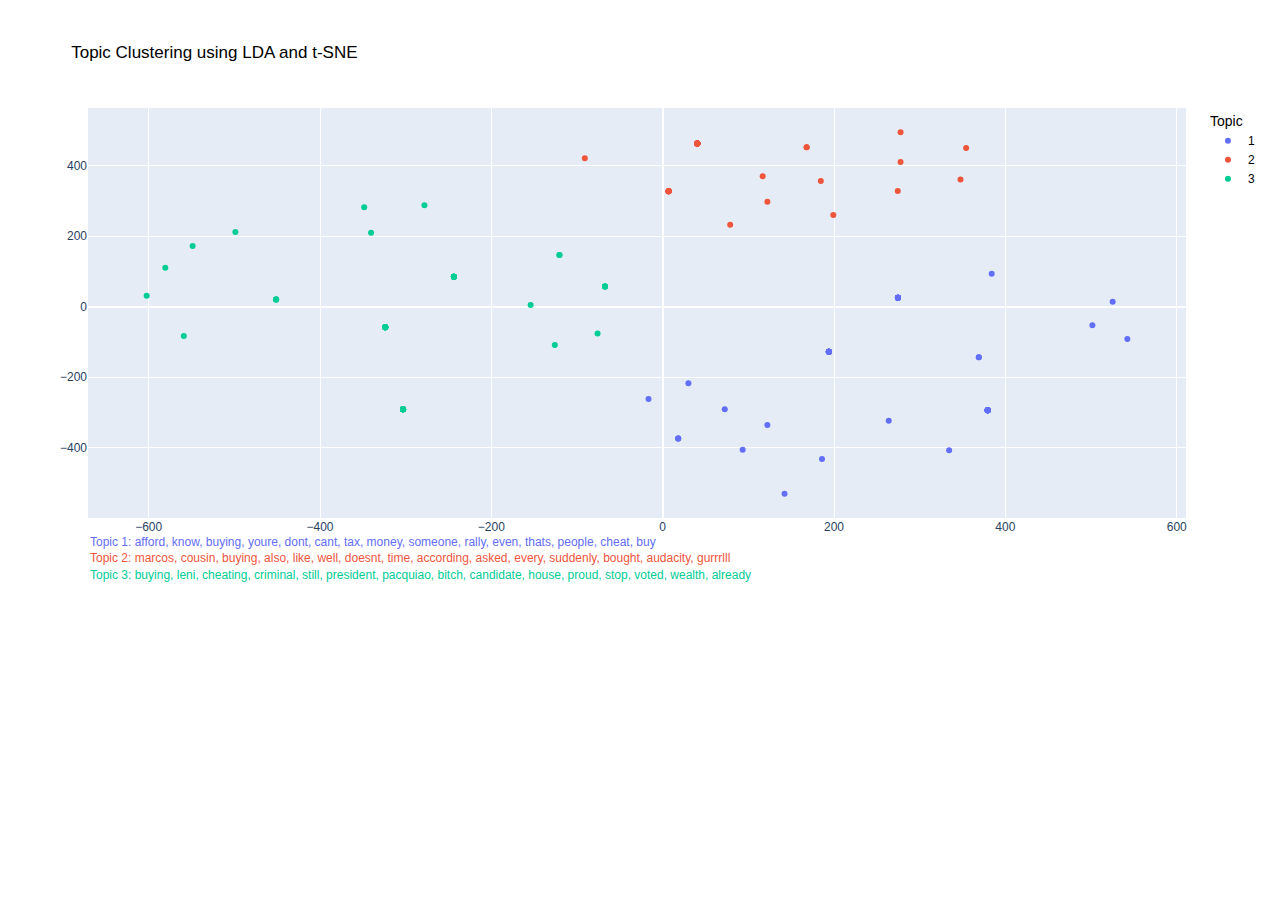
<file: assets/Clustering.html>
<html style="overflow: hidden">
<head>
    <script src="https://cdn.plot.ly/plotly-latest.min.js"></script>
</head>
<body>
    <div id='divPlotly'></div>
    <script>
        var plotly_data = {"data":[{"customdata":[["1","as long as in samar 1st district vp leni<br>and kiko lost because of vote buying,<br>ask them how much they will be given,<br>people are afraid of not voting for<br>their party bbm because they are signing<br>before getting the money and at the same<br>time they said that someone will look at<br>the ballot to see who voted"],["1","so my mom informed me today that someone<br>is going around us to buy votes guess<br>what 20k was offered for each family<br>just to vote for bbm the fuck even more<br>funny is that you need a family picture<br>receiving the money hahahaha mygahd what<br>the fuck is this shit"],["1","we are no fools because we didn't sell<br>our vote that's why we trusted her<br>because she deserves it, right?"],["1","because the bottom of the masses don't<br>know that the votes are actually for the<br>poor in class c d e those votes are paid<br>by bbm as proof in the videos that<br>appear to be hauling and envelopes at<br>the rally that's not something they can<br>do to cheat and buy votes marcos did<br>back then it's still day"],["1","don't you notice, kakampwets always have<br>a gcash connection? lugaw herself said<br>that. its so easy for them to buy votes,<br>just using gcash. could that be their<br>tactic? even the students from pup are<br>receiving gcash, too."],["1","buying votes is more disgraceful."],["1","the accusation of cheating supposedly<br>comes from the supporters of bbm, while<br>your candidate openly buys votes. are<br>you real?"],["1","where is your platform, bbm? all you<br>know is how to criticize. isn't it the<br>unithieves who are buying votes? have<br>some shame and aren't you afraid of<br>god's punishment?"],["1","i believe the voting should be repeated,<br>why did sandro answer instead of his<br>father to those who seemed to be<br>interviewing? he's not the one running<br>for president. and then there are the<br>malfunctioning machines, vote buying,<br>etc."],["1","don't be stupid leni is the one who buys<br>the vote are you idiots is that what<br>your parents taught you to be the judge<br>of others' minds think because your<br>mother benefited from marcos' era don't<br>be swayed by what they say is it okay<br>friend thank you"],["1","you're all toxic! stop spreading false<br>accusations! whoever here is dishonest<br>and buying votes, that's leni's camp!!!!"],["1","they can afford to buy votes but they<br>don't pay taxes and use stolen funds<br>from the nation."],["1","to the voters who will receive payment<br>from the bbm team, look carefully, maybe<br>the money they gave you is fake, there<br>is a history of fake diplomas, but of<br>course, vote for those who do not buy<br>votes so that they are not withdrawn<br>from the public treasury"],["1","the numerous posts on fb about rampant<br>vote buying, what now?? who has the<br>capability to buy votes? who are the<br>foolish ones buying their votes?? aren't<br>they all on the other side??!!"],["1","so what do u think of cory and her<br>sonwhat is philippines under them and<br>then heres your fake vp whom they said<br>educated and no sign of corruptions<br>always floating thieves and vote buyers<br>and big election spender what more when<br>shes in power"],["1","let's not clean up all politicians<br>buying votes"],["1","because it's rigged and they excelled in<br>vote buying. it's also the first time in<br>history that the votes for the president<br>exceeded those for the leading senator.<br>they really want to prove the results<br>through false asia, that's why even<br>though the figures are extremely flawed,<br>only fanatics will believe that this is<br>a clean and honest election."],["1","vote buying attorney sample in samar<br>(west) 12k-20k per head, this is true.<br>so if you pay attention to the votes for<br>bbm/sara vs vp leni-kiko, you'll see a<br>significant difference..."],["1","it's his territory to buy votes because<br>he knows he's going to lose, pathetic<br>that son of a dictator"],["1","bought a vote and cheated, do you have a<br>receipt for that, prove that your mother<br>said she approved the vote buying and<br>encouraged you to accept it right from<br>her mouth so that's her job"],["1","they are the ones who depend on beybim's<br>money that they can't see from vp leni<br>because vp doesn't buy votes"],["1","manny pacquiao has been disqualified for<br>vote buying yesterday in cebu city"],["1","remember what leni said. it's okay to<br>accept money as long as you vote for<br>someone else. it's also a clear<br>indication that leni<br>accepted/acknowledged our culture of<br>vote-buying. however, in the end, she<br>still lost."],["1","also, you only saw a few! to say it<br>won't affect the leading candidate's<br>count, what if a vote is voided? you<br>indirectly admitted bbm engaged in vote<br>buying but it's not significant! by the<br>way, why did bato help you pass the<br>commission on appointments as comelec<br>commissioner? why? just asking."],["1","vote buying is vote buying! that's a<br>criminal offense! it means you'll just<br>let it slide? what, it's not significant<br>in the elections? are you a lawyer or a<br>liar? if you're not impartial, you<br>shouldn't be part of the comelec. and<br>you're clearly a strong partisan for<br>lbm! i can already see it from your<br>disqualification alone!"],["1","before you said that leni is cheating,<br>what happened again in the snap<br>election, how many people walked out<br>before you said that leni is buying<br>votes, how many videos came out that it<br>was bbm that was bought, we already<br>subscribed a lot, we won't accept<br>hundreds just bitches"],["1","i don't believe it...there's cheating<br>involved...it started with vote buying<br>and stealing of votes, the comelec<br>turning a blind eye to reported<br>violations during elections, over 1800<br>malfunctioning and broken vcms, missing<br>sd cards, and the worst part...missing<br>votes (0 in 500+ precincts)."],["1","why don't you tell me why we need to<br>vote for bbm because all you do is<br>criticize as if no one recorded a video<br>showing how massive the vote buying of<br>your candidate is, that's why there are<br>posts like this. :d if there's none,<br>just stfu."],["1","the vote buying samen in singapore got<br>here 5k one of my friends here when<br>their family blocked voting 5k each even<br>though he didn't vote he was given thru<br>gcash"],["1","the addict just bought votes, you are<br>still proud of the people, that will be<br>taken back, im waiting for the exciting<br>part that is your 20 rice last will and<br>your tallano gold, now the economy will<br>collapse even more because if not i will<br>laugh at you every day"],["1","good can do nothing in the massive<br>election cheating the comelec cheaters<br>f2 by dennis uy bff by<br>marcosconfusionrampant vote buyingrabid<br>troll army for bashing and<br>disinformationbbm himself admitted to<br>hiring 1000 trolls despite having smni<br>and net25vpl dependent on volunteers<br>only"],["1","oh, it's clear the addict panted that,<br>but it's as clear as day that the son of<br>the dictator, addict, is buying votes<br>using the stolen money of macoy from the<br>people."],["1","actually, maam leni's opponent is not<br>the only one, the massive vote buying is<br>what defeated her, the majority of the<br>voters are selling their votes"],["1","the bbms still said that leni lost<br>because it was toxic and myybang was the<br>kkmpinkknina who read it imagine until<br>now they kept on defending and they got<br>31 i kept answering because only half of<br>the 31m is legit amp d rest is only true<br>nmanmassive cheating amp vote buy them"],["1","i also doubt the result of the election,<br>imagine that lenlen still has 14m hhmmm<br>that should be investigated, there is<br>probably massive vote buying behind his<br>14m votes"],["1","the bulusan volcano eruption is a litmus<br>test for the duly convicted 88m to prove<br>himself as usual no one can count on<br>politicians who buy votes"],["1","the vote buyer like marcos jr did not<br>really win the heart of the filipino"],["1","philstarnews 100 i'm sure it's lenlen<br>that she planned to bribe the other<br>precedentials, that's vote buying"],["1","hoiiii you are the ones who are<br>transparently buying votes since the<br>beginning of election day, does it hurt<br>to know that even though your sack of<br>money has been used up, your chicken is<br>still clucking because you don't know<br>how to peck, negative campaigning never<br>win"],["1","won without attending a single debate<br>legit that the rally goers vote buying<br>was present but still won i will move on<br>and work my hardest to provide for my<br>family and hopefully be able to help<br>others as well god bless the philippines"],["1","so small that's just a simple thing<br>because he's gone but he ran out of vote<br>buying because he thought len<br>??lenambisyosa would win because"],["1","pinklawan is jealous of buying votes but<br>losing so he can't sleep"],["1","it's not just in your favor, you don't<br>have any evidence that you paid to vote<br>for marcos, leni openly bought votes,<br>you don't care, kz, why are you losing<br>because you're hypocrites, your habits<br>are trash in society"],["1","former maid messaged saying she took<br>p500 from pacquiao but voted for leni<br>she is so puzzled by the numbers leni is<br>strong in their province followed by<br>pacquiao"],["1","really send that to comelec you are<br>waiting there to charge lenlen with vote<br>buying"],["1","may have won but cheated vote buying<br>disinformation personal attacks lenlen<br>series confusion thats cheating"],["1","if you only knew how much per person is<br>the vote buying in cebu and dipolog then<br>you can say that vp really lost because<br>of the opponent's money fyi in cebu it<br>reaches 20k per head of vote buying<br>there while 35k nmn in dipolog all local<br>candidates right they brought vp and bbm"],["1","so you agree, right? your president is a<br>criminal?? who wouldn't be proud if your<br>president is banned in the us and<br>switzerland, a criminal, a tax evader,<br>has ill-gotten wealth, a criminal again,<br>and buys votes?? indeed, it's really<br>something to be proud of!"],["1","ekis kay leni i tried to consider<br>supporting her after a long thinking<br>then it turned out to be buying a vote<br>story time this morning who listed their<br>names mom and dad in the barangay tas<br>tonight they were sent there but didn't<br>say why"],["1","wait, i've seen some friends on facebook<br>congratulating babym, why is it obvious<br>that he bought a vote and then<br>congratulated us when we shout that he's<br>a tax evader and has a debt of 203b, i'm<br>not angry, i'm just surprised and<br>confused"],["1","yup why now can't we do it back to them<br>with all the electoral protests comelec<br>turning a blind eye on issues of broken<br>vcms votebuying and electionrelated<br>violence the winning is very suspicious<br>so yeah he is a fake fakepresidentbbm"],["1","so it has been found out that he<br>actually buys votes."],["1","where did the almost p5 million that<br>leni pocketed without declaring it in<br>her statement of assets, liabilities,<br>and net worth (saln) and without paying<br>taxes go? leni seems to have a lot of<br>funds now, buying votes, recruiting<br>volunteers, and supporting the opposing<br>party. how is her angat bulsa ngo doing?"],["1","elected president via massive<br>disinformation amp votebuying not to<br>mention duterte appointees in comelec<br>which includes his former election<br>lawyer bbm remains convicted with<br>illgotten wealth and tax evasion he<br>remains a liar for not admitting his<br>family's atrocities"],["1","lol 31m is fake and those who bought<br>votes and cheated will also be punished"],["1","i cannot believe that vote buying just<br>happened before my eyes i know this is<br>happening in the philippines but i just<br>didn't expect it when we came from<br>mommy's school yesterday we also passed<br>by someone who was signing up for<br>pacquiao might delete later"]],"hovertemplate":"<b>%{hovertext}</b><br><br><extra></extra>","hovertext":["as long as in samar 1st district vp leni<br>and kiko lost because of vote buying,<br>ask them how much they will be given,<br>people are afraid of not voting for<br>their party bbm because they are signing<br>before getting the money and at the same<br>time they said that someone will look at<br>the ballot to see who voted","so my mom informed me today that someone<br>is going around us to buy votes guess<br>what 20k was offered for each family<br>just to vote for bbm the fuck even more<br>funny is that you need a family picture<br>receiving the money hahahaha mygahd what<br>the fuck is this shit","we are no fools because we didn't sell<br>our vote that's why we trusted her<br>because she deserves it, right?","because the bottom of the masses don't<br>know that the votes are actually for the<br>poor in class c d e those votes are paid<br>by bbm as proof in the videos that<br>appear to be hauling and envelopes at<br>the rally that's not something they can<br>do to cheat and buy votes marcos did<br>back then it's still day","don't you notice, kakampwets always have<br>a gcash connection? lugaw herself said<br>that. its so easy for them to buy votes,<br>just using gcash. could that be their<br>tactic? even the students from pup are<br>receiving gcash, too.","buying votes is more disgraceful.","the accusation of cheating supposedly<br>comes from the supporters of bbm, while<br>your candidate openly buys votes. are<br>you real?","where is your platform, bbm? all you<br>know is how to criticize. isn't it the<br>unithieves who are buying votes? have<br>some shame and aren't you afraid of<br>god's punishment?","i believe the voting should be repeated,<br>why did sandro answer instead of his<br>father to those who seemed to be<br>interviewing? he's not the one running<br>for president. and then there are the<br>malfunctioning machines, vote buying,<br>etc.","don't be stupid leni is the one who buys<br>the vote are you idiots is that what<br>your parents taught you to be the judge<br>of others' minds think because your<br>mother benefited from marcos' era don't<br>be swayed by what they say is it okay<br>friend thank you","you're all toxic! stop spreading false<br>accusations! whoever here is dishonest<br>and buying votes, that's leni's camp!!!!","they can afford to buy votes but they<br>don't pay taxes and use stolen funds<br>from the nation.","to the voters who will receive payment<br>from the bbm team, look carefully, maybe<br>the money they gave you is fake, there<br>is a history of fake diplomas, but of<br>course, vote for those who do not buy<br>votes so that they are not withdrawn<br>from the public treasury","the numerous posts on fb about rampant<br>vote buying, what now?? who has the<br>capability to buy votes? who are the<br>foolish ones buying their votes?? aren't<br>they all on the other side??!!","so what do u think of cory and her<br>sonwhat is philippines under them and<br>then heres your fake vp whom they said<br>educated and no sign of corruptions<br>always floating thieves and vote buyers<br>and big election spender what more when<br>shes in power","let's not clean up all politicians<br>buying votes","because it's rigged and they excelled in<br>vote buying. it's also the first time in<br>history that the votes for the president<br>exceeded those for the leading senator.<br>they really want to prove the results<br>through false asia, that's why even<br>though the figures are extremely flawed,<br>only fanatics will believe that this is<br>a clean and honest election.","vote buying attorney sample in samar<br>(west) 12k-20k per head, this is true.<br>so if you pay attention to the votes for<br>bbm/sara vs vp leni-kiko, you'll see a<br>significant difference...","it's his territory to buy votes because<br>he knows he's going to lose, pathetic<br>that son of a dictator","bought a vote and cheated, do you have a<br>receipt for that, prove that your mother<br>said she approved the vote buying and<br>encouraged you to accept it right from<br>her mouth so that's her job","they are the ones who depend on beybim's<br>money that they can't see from vp leni<br>because vp doesn't buy votes","manny pacquiao has been disqualified for<br>vote buying yesterday in cebu city","remember what leni said. it's okay to<br>accept money as long as you vote for<br>someone else. it's also a clear<br>indication that leni<br>accepted/acknowledged our culture of<br>vote-buying. however, in the end, she<br>still lost.","also, you only saw a few! to say it<br>won't affect the leading candidate's<br>count, what if a vote is voided? you<br>indirectly admitted bbm engaged in vote<br>buying but it's not significant! by the<br>way, why did bato help you pass the<br>commission on appointments as comelec<br>commissioner? why? just asking.","vote buying is vote buying! that's a<br>criminal offense! it means you'll just<br>let it slide? what, it's not significant<br>in the elections? are you a lawyer or a<br>liar? if you're not impartial, you<br>shouldn't be part of the comelec. and<br>you're clearly a strong partisan for<br>lbm! i can already see it from your<br>disqualification alone!","before you said that leni is cheating,<br>what happened again in the snap<br>election, how many people walked out<br>before you said that leni is buying<br>votes, how many videos came out that it<br>was bbm that was bought, we already<br>subscribed a lot, we won't accept<br>hundreds just bitches","i don't believe it...there's cheating<br>involved...it started with vote buying<br>and stealing of votes, the comelec<br>turning a blind eye to reported<br>violations during elections, over 1800<br>malfunctioning and broken vcms, missing<br>sd cards, and the worst part...missing<br>votes (0 in 500+ precincts).","why don't you tell me why we need to<br>vote for bbm because all you do is<br>criticize as if no one recorded a video<br>showing how massive the vote buying of<br>your candidate is, that's why there are<br>posts like this. :d if there's none,<br>just stfu.","the vote buying samen in singapore got<br>here 5k one of my friends here when<br>their family blocked voting 5k each even<br>though he didn't vote he was given thru<br>gcash","the addict just bought votes, you are<br>still proud of the people, that will be<br>taken back, im waiting for the exciting<br>part that is your 20 rice last will and<br>your tallano gold, now the economy will<br>collapse even more because if not i will<br>laugh at you every day","good can do nothing in the massive<br>election cheating the comelec cheaters<br>f2 by dennis uy bff by<br>marcosconfusionrampant vote buyingrabid<br>troll army for bashing and<br>disinformationbbm himself admitted to<br>hiring 1000 trolls despite having smni<br>and net25vpl dependent on volunteers<br>only","oh, it's clear the addict panted that,<br>but it's as clear as day that the son of<br>the dictator, addict, is buying votes<br>using the stolen money of macoy from the<br>people.","actually, maam leni's opponent is not<br>the only one, the massive vote buying is<br>what defeated her, the majority of the<br>voters are selling their votes","the bbms still said that leni lost<br>because it was toxic and myybang was the<br>kkmpinkknina who read it imagine until<br>now they kept on defending and they got<br>31 i kept answering because only half of<br>the 31m is legit amp d rest is only true<br>nmanmassive cheating amp vote buy them","i also doubt the result of the election,<br>imagine that lenlen still has 14m hhmmm<br>that should be investigated, there is<br>probably massive vote buying behind his<br>14m votes","the bulusan volcano eruption is a litmus<br>test for the duly convicted 88m to prove<br>himself as usual no one can count on<br>politicians who buy votes","the vote buyer like marcos jr did not<br>really win the heart of the filipino","philstarnews 100 i'm sure it's lenlen<br>that she planned to bribe the other<br>precedentials, that's vote buying","hoiiii you are the ones who are<br>transparently buying votes since the<br>beginning of election day, does it hurt<br>to know that even though your sack of<br>money has been used up, your chicken is<br>still clucking because you don't know<br>how to peck, negative campaigning never<br>win","won without attending a single debate<br>legit that the rally goers vote buying<br>was present but still won i will move on<br>and work my hardest to provide for my<br>family and hopefully be able to help<br>others as well god bless the philippines","so small that's just a simple thing<br>because he's gone but he ran out of vote<br>buying because he thought len<br>??lenambisyosa would win because","pinklawan is jealous of buying votes but<br>losing so he can't sleep","it's not just in your favor, you don't<br>have any evidence that you paid to vote<br>for marcos, leni openly bought votes,<br>you don't care, kz, why are you losing<br>because you're hypocrites, your habits<br>are trash in society","former maid messaged saying she took<br>p500 from pacquiao but voted for leni<br>she is so puzzled by the numbers leni is<br>strong in their province followed by<br>pacquiao","really send that to comelec you are<br>waiting there to charge lenlen with vote<br>buying","may have won but cheated vote buying<br>disinformation personal attacks lenlen<br>series confusion thats cheating","if you only knew how much per person is<br>the vote buying in cebu and dipolog then<br>you can say that vp really lost because<br>of the opponent's money fyi in cebu it<br>reaches 20k per head of vote buying<br>there while 35k nmn in dipolog all local<br>candidates right they brought vp and bbm","so you agree, right? your president is a<br>criminal?? who wouldn't be proud if your<br>president is banned in the us and<br>switzerland, a criminal, a tax evader,<br>has ill-gotten wealth, a criminal again,<br>and buys votes?? indeed, it's really<br>something to be proud of!","ekis kay leni i tried to consider<br>supporting her after a long thinking<br>then it turned out to be buying a vote<br>story time this morning who listed their<br>names mom and dad in the barangay tas<br>tonight they were sent there but didn't<br>say why","wait, i've seen some friends on facebook<br>congratulating babym, why is it obvious<br>that he bought a vote and then<br>congratulated us when we shout that he's<br>a tax evader and has a debt of 203b, i'm<br>not angry, i'm just surprised and<br>confused","yup why now can't we do it back to them<br>with all the electoral protests comelec<br>turning a blind eye on issues of broken<br>vcms votebuying and electionrelated<br>violence the winning is very suspicious<br>so yeah he is a fake fakepresidentbbm","so it has been found out that he<br>actually buys votes.","where did the almost p5 million that<br>leni pocketed without declaring it in<br>her statement of assets, liabilities,<br>and net worth (saln) and without paying<br>taxes go? leni seems to have a lot of<br>funds now, buying votes, recruiting<br>volunteers, and supporting the opposing<br>party. how is her angat bulsa ngo doing?","elected president via massive<br>disinformation amp votebuying not to<br>mention duterte appointees in comelec<br>which includes his former election<br>lawyer bbm remains convicted with<br>illgotten wealth and tax evasion he<br>remains a liar for not admitting his<br>family's atrocities","lol 31m is fake and those who bought<br>votes and cheated will also be punished","i cannot believe that vote buying just<br>happened before my eyes i know this is<br>happening in the philippines but i just<br>didn't expect it when we came from<br>mommy's school yesterday we also passed<br>by someone who was signing up for<br>pacquiao might delete later"],"legendgroup":"1","marker":{"color":"#636efa","symbol":"circle"},"mode":"markers","name":"1","orientation":"v","showlegend":true,"x":[193.97108459472656,-16.54327392578125,185.9451141357422,379.37408447265625,379.37408447265625,193.97108459472656,379.37408447265625,384.0374450683594,263.8265380859375,379.37408447265625,274.5866394042969,142.2351837158203,501.56097412109375,274.5866394042969,29.995389938354492,379.37408447265625,379.37408447265625,193.97108459472656,274.5866394042969,274.5866394042969,379.37408447265625,542.370849609375,525.2339477539062,379.37408447265625,274.5866394042969,193.97108459472656,274.5866394042969,193.97108459472656,274.5866394042969,379.37408447265625,193.97108459472656,274.5866394042969,193.97108459472656,18.099456787109375,193.97108459472656,334.3430480957031,18.099456787109375,274.5866394042969,274.5866394042969,379.37408447265625,18.099456787109375,379.37408447265625,379.37408447265625,93.34839630126953,379.37408447265625,72.44108581542969,193.97108459472656,122.18474578857422,274.5866394042969,193.97108459472656,369.00701904296875,193.97108459472656,369.00701904296875,193.97108459472656,379.37408447265625,193.97108459472656],"xaxis":"x","y":[-128.2687530517578,-261.78021240234375,-432.4563903808594,-294.099609375,-294.099609375,-128.2687530517578,-294.099609375,93.3230209350586,-323.7590637207031,-294.099609375,24.884668350219727,-530.7092895507812,-53.216121673583984,24.884668350219727,-217.37643432617188,-294.099609375,-294.099609375,-128.2687530517578,24.884668350219727,24.884668350219727,-294.099609375,-91.75846862792969,13.667874336242676,-294.099609375,24.884668350219727,-128.2687530517578,24.884668350219727,-128.2687530517578,24.884668350219727,-294.099609375,-128.2687530517578,24.884668350219727,-128.2687530517578,-374.3728332519531,-128.2687530517578,-407.16302490234375,-374.3728332519531,24.884668350219727,24.884668350219727,-294.099609375,-374.3728332519531,-294.099609375,-294.099609375,-405.8118591308594,-294.099609375,-291.4302062988281,-128.2687530517578,-335.51025390625,24.884668350219727,-128.2687530517578,-143.9160614013672,-128.2687530517578,-143.9160614013672,-128.2687530517578,-294.099609375,-128.2687530517578],"yaxis":"y","type":"scatter"},{"customdata":[["2","senator manny pacquiao admitted last<br>october 15 that he had given cash and<br>food to those still affected by the taal<br>volcano eruption last year he claims it<br>is not vote buying that it is simply<br>another charitable activity it is<br>however vote buying"],["2","there is actually vote buying going on<br>in bbm here in bacolod omg"],["2","i somehow agree the problem is if its<br>really an offense against the law then<br>how come no one is enforcing it and<br>apprehending those who are vote buying<br>there are so many videos clearly showing<br>imelda pacquiao revilla etc giving away<br>money elec time aka vote buying"],["2","whats wrong, can't you provide any<br>proof? if you want to complain, go to<br>court and present your evidence. if<br>we're only talking about vote buying,<br>leni is an expert in that matter, you<br>idiot."],["2","bbm supporters are strong enough to say<br>that there might be a sudden brownout<br>and they will be cheated even though in<br>the first place their president is the<br>one who cheats and buys votes"],["2","vote buying, vp leni himself said to<br>accept the money"],["2","the problem with vote buying is<br>bbmsara's camp is buying considering<br>they hold more than 90 lgu lenikiko camp<br>does not have the money to buy and they<br>will not buy votes at comelec mafia<br>scheme to cheat confusion"],["2","the one who didn't attend the debate, no<br>diploma, spoiled brat, no proper<br>platform, just pickpocketing, vote<br>buying and unbelievable turn out of<br>votes, philippines get ready for the<br>6-year deluge congratspresidentbbm"],["2","i've heard of several rumors that all<br>the 1000-peso bills in banks have been<br>depleted because the bbm campaign used<br>them all up. obviously for vote-buying.<br>that's probably why 1k bills are scarce<br>in atms until now. anyway, it must have<br>cost him billions, if not tens."],["2","congratspresidentbbm for winning this<br>election using social media and<br>misinformation as your weapon and by the<br>massive vote buying all over the<br>philippines i hope you pay your estate<br>tax and after all your mother is strong<br>again maybe you can put her in jail"],["2","bbm jr won by default vote buying<br>cheater disinformation and now lord<br>jesus have miracle and i wakeup with<br>goodnews of vice president leni robredos<br>becomes president by miracle of god this<br>i ask in jesus name amen amen god please<br>hear our cry"],["2","the candidate who buys votes, will steal<br>from us once in power. you are shameful."],["2","mother who buys votes and if they can't<br>buy they use smartmagic to cheat"],["2","that scratch is your slander, this is<br>the evidence that leni likes to buy<br>votes because the rally is ruined, no<br>one will believe you anymore ugok"],["2","if there is vote buying its pinklawans<br>money koko don't blame the uniteam for<br>what your camp did"],["2","bbms have a lot of money, there are live<br>surveys on tiktok that give gifts,<br>that's your vote in their poll, 1 gift<br>is 49 pesos until tiktok is out, what is<br>their habit of buying votes?"],["2","heard from a friend that pacquiaos team<br>started vote buying in their area though<br>so much for the change the system<br>bullshit"],["2","manny pacquiao's staff is handing out<br>ids before the election. they say that<br>the holder of this id will be given a<br>house. i called the number on the id and<br>no one answered. what do you think?"],["2","it seems that yellowpink is the one<br>buying votes, but even if you give me<br>money, i will still support bbm sarah. i<br>will stick to my decision if i encounter<br>this situation."],["2","i believe that 31m is the amount of vote<br>buying that took place because he spent<br>a lot of money to buy votes, we know<br>that the vote for vice leni is more than<br>15m"],["2","yorme doesn't have an excess, that's why<br>he lost because he bought tarpaulin, his<br>volunteers are not like you and leni, he<br>also has a lot of money to buy people<br>who go to the rally, votes and parties,<br>and the wealth is still made by someone<br>who is supposed to"],["2","if that machiavellian addict didn't buy<br>votes, do you think he would still win?<br>anyway, there are many cult followers<br>who are like hungry trolls."],["2","so i sent this to my cousin who still<br>doesn't vote, and i'm older than them.<br>every time i mention that marcos is<br>allegedly buying votes, they have the<br>audacity to say, \"well, tell marcos not<br>to pay.\" like, gurrrlll, wtf."],["2","i don't believe that those are the only<br>votes vp leni received. just based on<br>the rallies, she's clearly leading! i<br>can't accept this! you're all fools who<br>voted for someone who knows nothing, who<br>buys votes, who is only known because of<br>her father, and who grew up in luxury!"],["2","i'm really a bisaya! lenlen was the one<br>who bought votes, but i didn't accept<br>them."],["2","manny pacquiao is the main man in<br>votebuying handing out money face to<br>face"],["2","if the camp of vvm is already confident<br>that they will win, why are they buying<br>votes?? hmmmm? tsk tsk tsk."],["2","leading in the survey but cheating,<br>still buying votes. shoutout to all bbm<br>fanneys out there, is that your<br>president?"],["2","if i were bbm-sara, i wouldn't waste my<br>time and money buying people's votes if<br>i know i am a strong candidate. they<br>could have made that video to discredit<br>me because they have something prepared<br>in case the opposition loses. they<br>supposedlhave a video showing vote<br>buying by the uniteam."],["2","why do you attribute that to marcos-<br>duterte, why are you so sure it's them<br>doing the vote buying? just because they<br>won??? it could also be for leni-kiko,<br>because they knew they would lose, so<br>they bought votes, but unfortunately,<br>they still lost, or it could be for the<br>senators too!"],["2","karamihan sa 31 million mga fake bbm<br>dahil binili ang kanila boto. massive<br>vote buying has been reported days prior<br>and during election."],["2","sam, have you ever witnessed blatant<br>vote buying? don't act righteous, i work<br>on the ground. there's nothing clean<br>about the votes on your side."],["2","it's pitiful how the vote buying company<br>supports marcos in his deceitful acts.<br>maybe even if a hundred votes are cast,<br>there won't be any voters. vote buying<br>is just a way for you to promote your<br>low-class marcos diplomacy, pretending<br>to be the president of the philippines<br>while other countries mock us."],["2","vote-buying is rampant. and i can't<br>believe that in 500+ precincts, leni got<br>zero votes?"]],"hovertemplate":"<b>%{hovertext}</b><br><br><extra></extra>","hovertext":["senator manny pacquiao admitted last<br>october 15 that he had given cash and<br>food to those still affected by the taal<br>volcano eruption last year he claims it<br>is not vote buying that it is simply<br>another charitable activity it is<br>however vote buying","there is actually vote buying going on<br>in bbm here in bacolod omg","i somehow agree the problem is if its<br>really an offense against the law then<br>how come no one is enforcing it and<br>apprehending those who are vote buying<br>there are so many videos clearly showing<br>imelda pacquiao revilla etc giving away<br>money elec time aka vote buying","whats wrong, can't you provide any<br>proof? if you want to complain, go to<br>court and present your evidence. if<br>we're only talking about vote buying,<br>leni is an expert in that matter, you<br>idiot.","bbm supporters are strong enough to say<br>that there might be a sudden brownout<br>and they will be cheated even though in<br>the first place their president is the<br>one who cheats and buys votes","vote buying, vp leni himself said to<br>accept the money","the problem with vote buying is<br>bbmsara's camp is buying considering<br>they hold more than 90 lgu lenikiko camp<br>does not have the money to buy and they<br>will not buy votes at comelec mafia<br>scheme to cheat confusion","the one who didn't attend the debate, no<br>diploma, spoiled brat, no proper<br>platform, just pickpocketing, vote<br>buying and unbelievable turn out of<br>votes, philippines get ready for the<br>6-year deluge congratspresidentbbm","i've heard of several rumors that all<br>the 1000-peso bills in banks have been<br>depleted because the bbm campaign used<br>them all up. obviously for vote-buying.<br>that's probably why 1k bills are scarce<br>in atms until now. anyway, it must have<br>cost him billions, if not tens.","congratspresidentbbm for winning this<br>election using social media and<br>misinformation as your weapon and by the<br>massive vote buying all over the<br>philippines i hope you pay your estate<br>tax and after all your mother is strong<br>again maybe you can put her in jail","bbm jr won by default vote buying<br>cheater disinformation and now lord<br>jesus have miracle and i wakeup with<br>goodnews of vice president leni robredos<br>becomes president by miracle of god this<br>i ask in jesus name amen amen god please<br>hear our cry","the candidate who buys votes, will steal<br>from us once in power. you are shameful.","mother who buys votes and if they can't<br>buy they use smartmagic to cheat","that scratch is your slander, this is<br>the evidence that leni likes to buy<br>votes because the rally is ruined, no<br>one will believe you anymore ugok","if there is vote buying its pinklawans<br>money koko don't blame the uniteam for<br>what your camp did","bbms have a lot of money, there are live<br>surveys on tiktok that give gifts,<br>that's your vote in their poll, 1 gift<br>is 49 pesos until tiktok is out, what is<br>their habit of buying votes?","heard from a friend that pacquiaos team<br>started vote buying in their area though<br>so much for the change the system<br>bullshit","manny pacquiao's staff is handing out<br>ids before the election. they say that<br>the holder of this id will be given a<br>house. i called the number on the id and<br>no one answered. what do you think?","it seems that yellowpink is the one<br>buying votes, but even if you give me<br>money, i will still support bbm sarah. i<br>will stick to my decision if i encounter<br>this situation.","i believe that 31m is the amount of vote<br>buying that took place because he spent<br>a lot of money to buy votes, we know<br>that the vote for vice leni is more than<br>15m","yorme doesn't have an excess, that's why<br>he lost because he bought tarpaulin, his<br>volunteers are not like you and leni, he<br>also has a lot of money to buy people<br>who go to the rally, votes and parties,<br>and the wealth is still made by someone<br>who is supposed to","if that machiavellian addict didn't buy<br>votes, do you think he would still win?<br>anyway, there are many cult followers<br>who are like hungry trolls.","so i sent this to my cousin who still<br>doesn't vote, and i'm older than them.<br>every time i mention that marcos is<br>allegedly buying votes, they have the<br>audacity to say, \"well, tell marcos not<br>to pay.\" like, gurrrlll, wtf.","i don't believe that those are the only<br>votes vp leni received. just based on<br>the rallies, she's clearly leading! i<br>can't accept this! you're all fools who<br>voted for someone who knows nothing, who<br>buys votes, who is only known because of<br>her father, and who grew up in luxury!","i'm really a bisaya! lenlen was the one<br>who bought votes, but i didn't accept<br>them.","manny pacquiao is the main man in<br>votebuying handing out money face to<br>face","if the camp of vvm is already confident<br>that they will win, why are they buying<br>votes?? hmmmm? tsk tsk tsk.","leading in the survey but cheating,<br>still buying votes. shoutout to all bbm<br>fanneys out there, is that your<br>president?","if i were bbm-sara, i wouldn't waste my<br>time and money buying people's votes if<br>i know i am a strong candidate. they<br>could have made that video to discredit<br>me because they have something prepared<br>in case the opposition loses. they<br>supposedlhave a video showing vote<br>buying by the uniteam.","why do you attribute that to marcos-<br>duterte, why are you so sure it's them<br>doing the vote buying? just because they<br>won??? it could also be for leni-kiko,<br>because they knew they would lose, so<br>they bought votes, but unfortunately,<br>they still lost, or it could be for the<br>senators too!","karamihan sa 31 million mga fake bbm<br>dahil binili ang kanila boto. massive<br>vote buying has been reported days prior<br>and during election.","sam, have you ever witnessed blatant<br>vote buying? don't act righteous, i work<br>on the ground. there's nothing clean<br>about the votes on your side.","it's pitiful how the vote buying company<br>supports marcos in his deceitful acts.<br>maybe even if a hundred votes are cast,<br>there won't be any voters. vote buying<br>is just a way for you to promote your<br>low-class marcos diplomacy, pretending<br>to be the president of the philippines<br>while other countries mock us.","vote-buying is rampant. and i can't<br>believe that in 500+ precincts, leni got<br>zero votes?"],"legendgroup":"2","marker":{"color":"#EF553B","symbol":"circle"},"mode":"markers","name":"2","orientation":"v","showlegend":true,"x":[40.41478729248047,6.897559642791748,78.76886749267578,116.6912612915039,354.20245361328125,40.41478729248047,6.897559642791748,6.897559642791748,40.41478729248047,277.6778564453125,40.41478729248047,40.41478729248047,-90.90409851074219,199.12709045410156,40.41478729248047,6.897559642791748,40.41478729248047,168.03187561035156,168.03187561035156,6.897559642791748,347.6192626953125,6.897559642791748,184.57521057128906,40.41478729248047,122.2083740234375,40.41478729248047,40.41478729248047,40.41478729248047,277.6364440917969,274.406982421875,40.41478729248047,6.897559642791748,40.41478729248047,6.897559642791748],"xaxis":"x","y":[462.2289733886719,326.9624328613281,231.7351531982422,369.7350158691406,449.7166442871094,462.2289733886719,326.9624328613281,326.9624328613281,462.2289733886719,494.1421203613281,462.2289733886719,462.2289733886719,420.1953430175781,259.37615966796875,462.2289733886719,326.9624328613281,462.2289733886719,451.2768859863281,451.2768859863281,326.9624328613281,360.2759094238281,326.9624328613281,355.6689147949219,462.2289733886719,297.352783203125,462.2289733886719,462.2289733886719,462.2289733886719,409.8792724609375,327.53936767578125,462.2289733886719,326.9624328613281,462.2289733886719,326.9624328613281],"yaxis":"y","type":"scatter"},{"customdata":[["3","wait let me ask you do you think those<br>who are in the pink party don't buy<br>votes come here to region 2 almost most<br>vote buys even put the money in their<br>houses most of the candidates give money<br>so i won't be surprised there"],["3","i'm in the acceptance stage, i accept<br>that comelec cannot be trusted that<br>disinformation and votebuying helped<br>elect bbmsara to power and i accept the<br>majoritys democratic foolish decision i<br>will forever cherish being a kakampink<br>now its back to work mode for me"],["3","can afford to buy votes but can't afford<br>to pay taxes."],["3","they took out a lot of money not only<br>for hauling but also for buying votes. a<br>friend had 1sthand experience and was<br>involved in vote buying. others were<br>inside the precincts to verify vote 1st<br>pay later. it is said that it happened<br>in tagaytay for 2k."],["3","31m vote buying you have already been<br>targeted by bbm, there is still talk of<br>vote buying"],["3","vote buying is said to be on the<br>pinklawan side, there were a lot of<br>pictures that came out then, right?"],["3","there is also vote buying going on here<br>with us mostly leni and pacquiao"],["3","they left no stones unturned from the<br>surveys the logistics company comelec<br>trapos uniting vote buying no wonder bbm<br>no longer attends debates and they<br>probably make fun of leni's rallies<br>because even though we are all tumbling<br>there is already a winner"],["3","if you're talking about vote buying at<br>least go to agusan and ask who paid 800<br>pesos to people to vote straight for<br>leki tandem hahahahaha"],["3","he needs to prove us wrong let's hope he<br>can do something and show the whole<br>world that he is a good leader this is<br>his time and he did everything he can to<br>the point that he bought votes and<br>cheated so he better do a great job"],["3","there is a lot of proof and evidence<br>that bongbong is buying votes why is it<br>still hard for the comelec to make a<br>decision"],["3","there is an id here that is being given<br>to those who will vote for manny with a<br>promise that if he wins you have to<br>choose between livelihood or housing<br>then when you go to the recruiter you<br>will be given an id then you will be<br>given a tarp and stickers legit that<br>they approached dad and cousins"],["3","when you denied losing to your mother<br>you just thought that bbm cheated and<br>bought votes because it was your job"],["3","i'm here with my brother, what's going<br>on in the comelec, there are many cases<br>of vote buying, ballot tearing, violence<br>in the precincts and over 500 precincts,<br>the vote is solid marcos, what happened<br>to the comelec?"],["3","what i know about obvious votebuying is<br>mannypacquiao who gave out money to<br>those in the queues and who blew up the<br>money to steal it from the people. wait,<br>it's senkokopimentel c pacquiao noh and<br>don't give us that crap that's not even<br>campaign period we are not stupid"],["3","you know nothing even pinklawan dilawan<br>my vote buying and my payment also your<br>rallies there are many witnesses don't<br>clean up"],["3","wondering why we lost maybe god leaves<br>us to fend for ourselves and knowing<br>that bbmsara would win because of<br>massive cheating vote buying and fake<br>news he didnt intervene and let us<br>suffer the effects and consequences of<br>our actions to realize and learn from<br>our mistakes"],["3","tell me the story about your president<br>who buys votes."],["3","lenlen is because there is no more money<br>used up in vote buying and then she<br>lost, lutang's supporters are also<br>brainless like her, as long as brainless<br>people love fake news"],["3","massive vote buying why dont you ask<br>pacquiao whom you supported dba he is<br>the one who is giving away 1k to those<br>in line duhi understand you are making<br>noise to stay relevant"],["3","is gone because she's gone but mommy len<br>len is your float who ran out of vote<br>buying, she's ambitious because she's<br>lazy and likes fake news just like her<br>habit of fake fake"],["3","there is also news here in cebu in the<br>province that mp is giving away 1k, i'm<br>not sure if it's true"],["3","hahaha there is no one else who is the<br>best in vote buying but leni the fraud<br>is wide if there is no fraud the bbm's<br>vote is even more of a landslide the<br>size of the smartmatic payment but the<br>receipts are only in the ordinary box<br>despicable"],["3","are you sure pacquiao didn't buy a vote,<br>who did the envelopes with money<br>containing his sample ballot come from?"],["3","vote buying by bbms ilk is so blatant in<br>my barangay people actually line up as<br>early as 3am until noon just to score<br>500 pesos some senior citizens got 1k"],["3","its a true we talked to a relative in<br>samar who is buying votes under bbm<br>political side they say 13k"],["3","then how about checking sen manny<br>pacquiao he is giving away some php 1000<br>as a form of aid wherein fact you could<br>say its a vote buying since he is<br>running for president"],["3","blengblong has a lot of budget to buy<br>votes, but when it comes to paying<br>debts, nothing. he's like that friend<br>who never pays their debts but you<br>always see them going out and buying new<br>things."],["3","leni is also said to be buying votes,<br>according to a cousin of mine who is an<br>apologist. i asked for proof, but<br>suddenly they changed the topic."],["3","vote buying"],["3","it's hard to just call out manny<br>pacquiao because he is obviously vote<br>buying"],["3","the lbm supporters won't accept that<br>marcos won through vote buying. they<br>covered up marcos' dirtiness,<br>disgusting. if it weren't for the vote<br>buying trolls and the planned comelec,<br>marcosloser marcos would have a hard<br>time getting even a hundred votes."],["3","don't clean up you pinklawans, you just<br>can't accept that their saint is a liar,<br>steals votes, buys votes, defames her<br>own country, above all stupid, that's<br>why no matter what bam aquino says, she<br>immediately follows it because she's<br>stupid"],["3","hey lenlen, even if you deny it 101<br>times the people involved and<br>participated themselves revealed the<br>evidence, stop cleaning up, that's your<br>job from the start you entered politics<br>to buy votes, so you agree with that,<br>right?"],["3","yup koko there's really vote buying, but<br>for local positions like governors and<br>mayors, not for the presidency. if there<br>is, ask pacman and leni. they might be<br>the ones buying votes."],["3","actually, we are hoping but at the same<br>time not election 2022 is also a great<br>fraud from broken vcm, vote buying, 500+<br>no votes for vp, smartmagic that does<br>not change its count etc but nothing<br>narcos and his oligarch cronies will<br>rule once again. its as expected."],["3","that's why the gap is so big because<br>your president bought votes and there's<br>also a lot of proof that comes out,<br>karma will do its thing oh and remember<br>if you guys experience hell its all your<br>fault"],["3","massive vote buying really, is that new<br>to us? even the past elections were like<br>that! there is nothing new there because<br>dilawans are used to pay people for<br>their votes."],["3","thats the behavior of pinklawan aka<br>cancer and hepa vote buying like their<br>mama lenlen"],["3","yes my friends have received so many<br>reports of election vote buying +<br>threats reported to lawyers for leni and<br>other vote guarding groups. who knows if<br>comelec will act as they said they<br>would."],["3","you really like gossip, the media is<br>just making it smell like your mother is<br>the candidate of you hideous groups, the<br>big election spender is your mother, she<br>is the one who buys the vote."],["3","you're a bitch bbm you're a jerk you can<br>buy votes but you can't help the<br>filipino fuck you stop it stop being<br>greedy for wealth and power i'll just<br>wake up badtrip immediately you bitch"],["3","then she should have been disqualified<br>for vote buying and paying for rallies.<br>you're so stupid, you even use buses,<br>trucks, and other means to transport<br>people. you claim that you have a lot of<br>supporters, but in reality, the same<br>people are just being transported to<br>each rally, that's why the number of<br>votes is low. yikes, you're so foolish."],["3","#may9nalonabbmsara because they cheat<br>and buy votes."],["3","so far, only kakampink in sta.cruz elem<br>(dasma) is buying votes. i know them and<br>i know someone who sold their vote :))))"],["3","that's just a defense according to my<br>grandfather hahahahhaha  kidding aside,<br>my sibling who is a poll watcher for bbm<br>was asked something. they said they<br>received around 1k. here in our village,<br>many received 1k which was used for vote<br>buying."],["3","what i thought was, if the narcos camp<br>has a foolproof cheating plan, if the<br>machines are already manipulated and the<br>comelec is completely corrupted, then<br>why are there still many people buying<br>votes? it only means they still don't<br>have complete control over the outcome.<br>stay hopeful! keep being vigilant!"],["3","bbm feels strongly that he was deceived<br>because he thought that with the large<br>amount of money he spent to buy votes,<br>he would surely win."],["3","it's sad that they will sell their votes<br>for that price bbmsarauniteam their<br>character is low and then when they sit<br>down to buy their votes uniteambbmsara<br>how many people will embezzle them to<br>get back the poor people oh my god"],["3","only bbm buys votes so yeah buyers<br>remorse"],["3","two groups of children passed by<br>shouting leni porridge in front of the<br>house, they are still young and<br>spreading lies that leni is buying<br>votes, while people here openly know<br>about the 200 pesos etc in the ph arena"],["3","who's your choice lugaw is even more<br>disgusting you bopols are already<br>stealing votes the bunganga liar is<br>decent and rude and buys votes using<br>gcash and deposits the donations for his<br>campaign in his personal account what<br>else will he do next you are the same"],["3","i got triggered when he suddenly<br>commented that leni supposedly buys<br>votes. i responded, and it led to<br>another heated argument, and even his<br>cousin, who lives nearby, got involved."],["3","16 million whose votes were bought we<br>all know that not all 31m are real bbm<br>supporters the rampant vote buying the<br>smartmagic vcm by bbms bff dennis uy and<br>comelec mafia did it well proof"],["3","if you want bbm, it's okay, but don't<br>fool people, that's a different matter,<br>you see, the vote buying 31 m are all<br>hauls that went to the sorties"],["3","others are also engaging in vote buying<br>and intimidation, so people have no<br>choice but to vote for them. i know that<br>we won't really be safe anymore, but how<br>i wish our country didn't reach this<br>point where truth and justice are the<br>enemies."],["3","that's why, from your word \"house to<br>house,\" because they persuade instead of<br>buying votes and cheating, i hope you<br>can say it to the candidate you voted<br>for. in the 2016 elections, there were<br>two recounts for bbm, but leni gained<br>more advantage afterwards. bbm cheated<br>back then, but still lost. that was<br>painful."],["3","it's really true that vp leni lost<br>because of rampant vote buying by<br>bbmsara thru lgus and disinformation by<br>tax payer paid rabid bashers and troll<br>army of duterte turned bbm trolls"],["3","as long as in samar 1st district vp leni<br>and kiko lost because of vote buying,<br>ask them how much is given, people are<br>afraid of not voting for their party bbm<br>because they sign before getting the<br>money and at the same time they say that<br>someone will look at the ballot to see<br>who was voted"],["3","how peaceful in my voting precinct there<br>is someone wearing an lbm polo shirt<br>assisting those in line, there is a<br>woman whispering on the side who is<br>buying votes for lbm taint this election"]],"hovertemplate":"<b>%{hovertext}</b><br><br><extra></extra>","hovertext":["wait let me ask you do you think those<br>who are in the pink party don't buy<br>votes come here to region 2 almost most<br>vote buys even put the money in their<br>houses most of the candidates give money<br>so i won't be surprised there","i'm in the acceptance stage, i accept<br>that comelec cannot be trusted that<br>disinformation and votebuying helped<br>elect bbmsara to power and i accept the<br>majoritys democratic foolish decision i<br>will forever cherish being a kakampink<br>now its back to work mode for me","can afford to buy votes but can't afford<br>to pay taxes.","they took out a lot of money not only<br>for hauling but also for buying votes. a<br>friend had 1sthand experience and was<br>involved in vote buying. others were<br>inside the precincts to verify vote 1st<br>pay later. it is said that it happened<br>in tagaytay for 2k.","31m vote buying you have already been<br>targeted by bbm, there is still talk of<br>vote buying","vote buying is said to be on the<br>pinklawan side, there were a lot of<br>pictures that came out then, right?","there is also vote buying going on here<br>with us mostly leni and pacquiao","they left no stones unturned from the<br>surveys the logistics company comelec<br>trapos uniting vote buying no wonder bbm<br>no longer attends debates and they<br>probably make fun of leni's rallies<br>because even though we are all tumbling<br>there is already a winner","if you're talking about vote buying at<br>least go to agusan and ask who paid 800<br>pesos to people to vote straight for<br>leki tandem hahahahaha","he needs to prove us wrong let's hope he<br>can do something and show the whole<br>world that he is a good leader this is<br>his time and he did everything he can to<br>the point that he bought votes and<br>cheated so he better do a great job","there is a lot of proof and evidence<br>that bongbong is buying votes why is it<br>still hard for the comelec to make a<br>decision","there is an id here that is being given<br>to those who will vote for manny with a<br>promise that if he wins you have to<br>choose between livelihood or housing<br>then when you go to the recruiter you<br>will be given an id then you will be<br>given a tarp and stickers legit that<br>they approached dad and cousins","when you denied losing to your mother<br>you just thought that bbm cheated and<br>bought votes because it was your job","i'm here with my brother, what's going<br>on in the comelec, there are many cases<br>of vote buying, ballot tearing, violence<br>in the precincts and over 500 precincts,<br>the vote is solid marcos, what happened<br>to the comelec?","what i know about obvious votebuying is<br>mannypacquiao who gave out money to<br>those in the queues and who blew up the<br>money to steal it from the people. wait,<br>it's senkokopimentel c pacquiao noh and<br>don't give us that crap that's not even<br>campaign period we are not stupid","you know nothing even pinklawan dilawan<br>my vote buying and my payment also your<br>rallies there are many witnesses don't<br>clean up","wondering why we lost maybe god leaves<br>us to fend for ourselves and knowing<br>that bbmsara would win because of<br>massive cheating vote buying and fake<br>news he didnt intervene and let us<br>suffer the effects and consequences of<br>our actions to realize and learn from<br>our mistakes","tell me the story about your president<br>who buys votes.","lenlen is because there is no more money<br>used up in vote buying and then she<br>lost, lutang's supporters are also<br>brainless like her, as long as brainless<br>people love fake news","massive vote buying why dont you ask<br>pacquiao whom you supported dba he is<br>the one who is giving away 1k to those<br>in line duhi understand you are making<br>noise to stay relevant","is gone because she's gone but mommy len<br>len is your float who ran out of vote<br>buying, she's ambitious because she's<br>lazy and likes fake news just like her<br>habit of fake fake","there is also news here in cebu in the<br>province that mp is giving away 1k, i'm<br>not sure if it's true","hahaha there is no one else who is the<br>best in vote buying but leni the fraud<br>is wide if there is no fraud the bbm's<br>vote is even more of a landslide the<br>size of the smartmatic payment but the<br>receipts are only in the ordinary box<br>despicable","are you sure pacquiao didn't buy a vote,<br>who did the envelopes with money<br>containing his sample ballot come from?","vote buying by bbms ilk is so blatant in<br>my barangay people actually line up as<br>early as 3am until noon just to score<br>500 pesos some senior citizens got 1k","its a true we talked to a relative in<br>samar who is buying votes under bbm<br>political side they say 13k","then how about checking sen manny<br>pacquiao he is giving away some php 1000<br>as a form of aid wherein fact you could<br>say its a vote buying since he is<br>running for president","blengblong has a lot of budget to buy<br>votes, but when it comes to paying<br>debts, nothing. he's like that friend<br>who never pays their debts but you<br>always see them going out and buying new<br>things.","leni is also said to be buying votes,<br>according to a cousin of mine who is an<br>apologist. i asked for proof, but<br>suddenly they changed the topic.","vote buying","it's hard to just call out manny<br>pacquiao because he is obviously vote<br>buying","the lbm supporters won't accept that<br>marcos won through vote buying. they<br>covered up marcos' dirtiness,<br>disgusting. if it weren't for the vote<br>buying trolls and the planned comelec,<br>marcosloser marcos would have a hard<br>time getting even a hundred votes.","don't clean up you pinklawans, you just<br>can't accept that their saint is a liar,<br>steals votes, buys votes, defames her<br>own country, above all stupid, that's<br>why no matter what bam aquino says, she<br>immediately follows it because she's<br>stupid","hey lenlen, even if you deny it 101<br>times the people involved and<br>participated themselves revealed the<br>evidence, stop cleaning up, that's your<br>job from the start you entered politics<br>to buy votes, so you agree with that,<br>right?","yup koko there's really vote buying, but<br>for local positions like governors and<br>mayors, not for the presidency. if there<br>is, ask pacman and leni. they might be<br>the ones buying votes.","actually, we are hoping but at the same<br>time not election 2022 is also a great<br>fraud from broken vcm, vote buying, 500+<br>no votes for vp, smartmagic that does<br>not change its count etc but nothing<br>narcos and his oligarch cronies will<br>rule once again. its as expected.","that's why the gap is so big because<br>your president bought votes and there's<br>also a lot of proof that comes out,<br>karma will do its thing oh and remember<br>if you guys experience hell its all your<br>fault","massive vote buying really, is that new<br>to us? even the past elections were like<br>that! there is nothing new there because<br>dilawans are used to pay people for<br>their votes.","thats the behavior of pinklawan aka<br>cancer and hepa vote buying like their<br>mama lenlen","yes my friends have received so many<br>reports of election vote buying +<br>threats reported to lawyers for leni and<br>other vote guarding groups. who knows if<br>comelec will act as they said they<br>would.","you really like gossip, the media is<br>just making it smell like your mother is<br>the candidate of you hideous groups, the<br>big election spender is your mother, she<br>is the one who buys the vote.","you're a bitch bbm you're a jerk you can<br>buy votes but you can't help the<br>filipino fuck you stop it stop being<br>greedy for wealth and power i'll just<br>wake up badtrip immediately you bitch","then she should have been disqualified<br>for vote buying and paying for rallies.<br>you're so stupid, you even use buses,<br>trucks, and other means to transport<br>people. you claim that you have a lot of<br>supporters, but in reality, the same<br>people are just being transported to<br>each rally, that's why the number of<br>votes is low. yikes, you're so foolish.","#may9nalonabbmsara because they cheat<br>and buy votes.","so far, only kakampink in sta.cruz elem<br>(dasma) is buying votes. i know them and<br>i know someone who sold their vote :))))","that's just a defense according to my<br>grandfather hahahahhaha  kidding aside,<br>my sibling who is a poll watcher for bbm<br>was asked something. they said they<br>received around 1k. here in our village,<br>many received 1k which was used for vote<br>buying.","what i thought was, if the narcos camp<br>has a foolproof cheating plan, if the<br>machines are already manipulated and the<br>comelec is completely corrupted, then<br>why are there still many people buying<br>votes? it only means they still don't<br>have complete control over the outcome.<br>stay hopeful! keep being vigilant!","bbm feels strongly that he was deceived<br>because he thought that with the large<br>amount of money he spent to buy votes,<br>he would surely win.","it's sad that they will sell their votes<br>for that price bbmsarauniteam their<br>character is low and then when they sit<br>down to buy their votes uniteambbmsara<br>how many people will embezzle them to<br>get back the poor people oh my god","only bbm buys votes so yeah buyers<br>remorse","two groups of children passed by<br>shouting leni porridge in front of the<br>house, they are still young and<br>spreading lies that leni is buying<br>votes, while people here openly know<br>about the 200 pesos etc in the ph arena","who's your choice lugaw is even more<br>disgusting you bopols are already<br>stealing votes the bunganga liar is<br>decent and rude and buys votes using<br>gcash and deposits the donations for his<br>campaign in his personal account what<br>else will he do next you are the same","i got triggered when he suddenly<br>commented that leni supposedly buys<br>votes. i responded, and it led to<br>another heated argument, and even his<br>cousin, who lives nearby, got involved.","16 million whose votes were bought we<br>all know that not all 31m are real bbm<br>supporters the rampant vote buying the<br>smartmagic vcm by bbms bff dennis uy and<br>comelec mafia did it well proof","if you want bbm, it's okay, but don't<br>fool people, that's a different matter,<br>you see, the vote buying 31 m are all<br>hauls that went to the sorties","others are also engaging in vote buying<br>and intimidation, so people have no<br>choice but to vote for them. i know that<br>we won't really be safe anymore, but how<br>i wish our country didn't reach this<br>point where truth and justice are the<br>enemies.","that's why, from your word \"house to<br>house,\" because they persuade instead of<br>buying votes and cheating, i hope you<br>can say it to the candidate you voted<br>for. in the 2016 elections, there were<br>two recounts for bbm, but leni gained<br>more advantage afterwards. bbm cheated<br>back then, but still lost. that was<br>painful.","it's really true that vp leni lost<br>because of rampant vote buying by<br>bbmsara thru lgus and disinformation by<br>tax payer paid rabid bashers and troll<br>army of duterte turned bbm trolls","as long as in samar 1st district vp leni<br>and kiko lost because of vote buying,<br>ask them how much is given, people are<br>afraid of not voting for their party bbm<br>because they sign before getting the<br>money and at the same time they say that<br>someone will look at the ballot to see<br>who was voted","how peaceful in my voting precinct there<br>is someone wearing an lbm polo shirt<br>assisting those in line, there is a<br>woman whispering on the side who is<br>buying votes for lbm taint this election"],"legendgroup":"3","marker":{"color":"#00cc96","symbol":"circle"},"mode":"markers","name":"3","orientation":"v","showlegend":true,"x":[-67.3426284790039,-243.7445068359375,-323.83648681640625,-323.83648681640625,-243.7445068359375,-120.50277709960938,-340.40692138671875,-323.83648681640625,-303.1054382324219,-303.1054382324219,-67.3426284790039,-120.50277709960938,-303.1054382324219,-323.83648681640625,-451.1999206542969,-323.83648681640625,-303.1054382324219,-602.3572387695312,-67.3426284790039,-243.7445068359375,-243.7445068359375,-580.5791015625,-243.7445068359375,-303.1054382324219,-76.00446319580078,-303.1054382324219,-303.1054382324219,-498.77374267578125,-451.1999206542969,-323.83648681640625,-323.83648681640625,-243.7445068359375,-278.1122741699219,-303.1054382324219,-348.4258117675781,-303.1054382324219,-67.3426284790039,-303.1054382324219,-323.83648681640625,-125.95452117919922,-154.1727752685547,-303.1054382324219,-243.7445068359375,-323.83648681640625,-243.7445068359375,-303.1054382324219,-558.9762573242188,-303.1054382324219,-303.1054382324219,-303.1054382324219,-303.1054382324219,-243.7445068359375,-451.1999206542969,-451.1999206542969,-548.7127075195312,-323.83648681640625,-323.83648681640625,-303.1054382324219,-303.1054382324219,-303.1054382324219],"xaxis":"x","y":[56.662071228027344,84.28520202636719,-58.48001480102539,-58.48001480102539,84.28520202636719,145.97792053222656,209.46359252929688,-58.48001480102539,-291.1441345214844,-291.1441345214844,56.662071228027344,145.97792053222656,-291.1441345214844,-58.48001480102539,19.868061065673828,-58.48001480102539,-291.1441345214844,30.516380310058594,56.662071228027344,84.28520202636719,84.28520202636719,109.74469757080078,84.28520202636719,-291.1441345214844,-76.66561126708984,-291.1441345214844,-291.1441345214844,211.30140686035156,19.868061065673828,-58.48001480102539,-58.48001480102539,84.28520202636719,287.3304443359375,-291.1441345214844,281.7701721191406,-291.1441345214844,56.662071228027344,-291.1441345214844,-58.48001480102539,-108.97105407714844,4.5782060623168945,-291.1441345214844,84.28520202636719,-58.48001480102539,84.28520202636719,-291.1441345214844,-83.46073150634766,-291.1441345214844,-291.1441345214844,-291.1441345214844,-291.1441345214844,84.28520202636719,19.868061065673828,19.868061065673828,171.724609375,-58.48001480102539,-58.48001480102539,-291.1441345214844,-291.1441345214844,-291.1441345214844],"yaxis":"y","type":"scatter"}],"layout":{"template":{"data":{"histogram2dcontour":[{"type":"histogram2dcontour","colorbar":{"outlinewidth":0,"ticks":""},"colorscale":[[0.0,"#0d0887"],[0.1111111111111111,"#46039f"],[0.2222222222222222,"#7201a8"],[0.3333333333333333,"#9c179e"],[0.4444444444444444,"#bd3786"],[0.5555555555555556,"#d8576b"],[0.6666666666666666,"#ed7953"],[0.7777777777777778,"#fb9f3a"],[0.8888888888888888,"#fdca26"],[1.0,"#f0f921"]]}],"choropleth":[{"type":"choropleth","colorbar":{"outlinewidth":0,"ticks":""}}],"histogram2d":[{"type":"histogram2d","colorbar":{"outlinewidth":0,"ticks":""},"colorscale":[[0.0,"#0d0887"],[0.1111111111111111,"#46039f"],[0.2222222222222222,"#7201a8"],[0.3333333333333333,"#9c179e"],[0.4444444444444444,"#bd3786"],[0.5555555555555556,"#d8576b"],[0.6666666666666666,"#ed7953"],[0.7777777777777778,"#fb9f3a"],[0.8888888888888888,"#fdca26"],[1.0,"#f0f921"]]}],"heatmap":[{"type":"heatmap","colorbar":{"outlinewidth":0,"ticks":""},"colorscale":[[0.0,"#0d0887"],[0.1111111111111111,"#46039f"],[0.2222222222222222,"#7201a8"],[0.3333333333333333,"#9c179e"],[0.4444444444444444,"#bd3786"],[0.5555555555555556,"#d8576b"],[0.6666666666666666,"#ed7953"],[0.7777777777777778,"#fb9f3a"],[0.8888888888888888,"#fdca26"],[1.0,"#f0f921"]]}],"heatmapgl":[{"type":"heatmapgl","colorbar":{"outlinewidth":0,"ticks":""},"colorscale":[[0.0,"#0d0887"],[0.1111111111111111,"#46039f"],[0.2222222222222222,"#7201a8"],[0.3333333333333333,"#9c179e"],[0.4444444444444444,"#bd3786"],[0.5555555555555556,"#d8576b"],[0.6666666666666666,"#ed7953"],[0.7777777777777778,"#fb9f3a"],[0.8888888888888888,"#fdca26"],[1.0,"#f0f921"]]}],"contourcarpet":[{"type":"contourcarpet","colorbar":{"outlinewidth":0,"ticks":""}}],"contour":[{"type":"contour","colorbar":{"outlinewidth":0,"ticks":""},"colorscale":[[0.0,"#0d0887"],[0.1111111111111111,"#46039f"],[0.2222222222222222,"#7201a8"],[0.3333333333333333,"#9c179e"],[0.4444444444444444,"#bd3786"],[0.5555555555555556,"#d8576b"],[0.6666666666666666,"#ed7953"],[0.7777777777777778,"#fb9f3a"],[0.8888888888888888,"#fdca26"],[1.0,"#f0f921"]]}],"surface":[{"type":"surface","colorbar":{"outlinewidth":0,"ticks":""},"colorscale":[[0.0,"#0d0887"],[0.1111111111111111,"#46039f"],[0.2222222222222222,"#7201a8"],[0.3333333333333333,"#9c179e"],[0.4444444444444444,"#bd3786"],[0.5555555555555556,"#d8576b"],[0.6666666666666666,"#ed7953"],[0.7777777777777778,"#fb9f3a"],[0.8888888888888888,"#fdca26"],[1.0,"#f0f921"]]}],"mesh3d":[{"type":"mesh3d","colorbar":{"outlinewidth":0,"ticks":""}}],"scatter":[{"fillpattern":{"fillmode":"overlay","size":10,"solidity":0.2},"type":"scatter"}],"parcoords":[{"type":"parcoords","line":{"colorbar":{"outlinewidth":0,"ticks":""}}}],"scatterpolargl":[{"type":"scatterpolargl","marker":{"colorbar":{"outlinewidth":0,"ticks":""}}}],"bar":[{"error_x":{"color":"#2a3f5f"},"error_y":{"color":"#2a3f5f"},"marker":{"line":{"color":"#E5ECF6","width":0.5},"pattern":{"fillmode":"overlay","size":10,"solidity":0.2}},"type":"bar"}],"scattergeo":[{"type":"scattergeo","marker":{"colorbar":{"outlinewidth":0,"ticks":""}}}],"scatterpolar":[{"type":"scatterpolar","marker":{"colorbar":{"outlinewidth":0,"ticks":""}}}],"histogram":[{"marker":{"pattern":{"fillmode":"overlay","size":10,"solidity":0.2}},"type":"histogram"}],"scattergl":[{"type":"scattergl","marker":{"colorbar":{"outlinewidth":0,"ticks":""}}}],"scatter3d":[{"type":"scatter3d","line":{"colorbar":{"outlinewidth":0,"ticks":""}},"marker":{"colorbar":{"outlinewidth":0,"ticks":""}}}],"scattermapbox":[{"type":"scattermapbox","marker":{"colorbar":{"outlinewidth":0,"ticks":""}}}],"scatterternary":[{"type":"scatterternary","marker":{"colorbar":{"outlinewidth":0,"ticks":""}}}],"scattercarpet":[{"type":"scattercarpet","marker":{"colorbar":{"outlinewidth":0,"ticks":""}}}],"carpet":[{"aaxis":{"endlinecolor":"#2a3f5f","gridcolor":"white","linecolor":"white","minorgridcolor":"white","startlinecolor":"#2a3f5f"},"baxis":{"endlinecolor":"#2a3f5f","gridcolor":"white","linecolor":"white","minorgridcolor":"white","startlinecolor":"#2a3f5f"},"type":"carpet"}],"table":[{"cells":{"fill":{"color":"#EBF0F8"},"line":{"color":"white"}},"header":{"fill":{"color":"#C8D4E3"},"line":{"color":"white"}},"type":"table"}],"barpolar":[{"marker":{"line":{"color":"#E5ECF6","width":0.5},"pattern":{"fillmode":"overlay","size":10,"solidity":0.2}},"type":"barpolar"}],"pie":[{"automargin":true,"type":"pie"}]},"layout":{"autotypenumbers":"strict","colorway":["#636efa","#EF553B","#00cc96","#ab63fa","#FFA15A","#19d3f3","#FF6692","#B6E880","#FF97FF","#FECB52"],"font":{"color":"#2a3f5f"},"hovermode":"closest","hoverlabel":{"align":"left"},"paper_bgcolor":"white","plot_bgcolor":"#E5ECF6","polar":{"bgcolor":"#E5ECF6","angularaxis":{"gridcolor":"white","linecolor":"white","ticks":""},"radialaxis":{"gridcolor":"white","linecolor":"white","ticks":""}},"ternary":{"bgcolor":"#E5ECF6","aaxis":{"gridcolor":"white","linecolor":"white","ticks":""},"baxis":{"gridcolor":"white","linecolor":"white","ticks":""},"caxis":{"gridcolor":"white","linecolor":"white","ticks":""}},"coloraxis":{"colorbar":{"outlinewidth":0,"ticks":""}},"colorscale":{"sequential":[[0.0,"#0d0887"],[0.1111111111111111,"#46039f"],[0.2222222222222222,"#7201a8"],[0.3333333333333333,"#9c179e"],[0.4444444444444444,"#bd3786"],[0.5555555555555556,"#d8576b"],[0.6666666666666666,"#ed7953"],[0.7777777777777778,"#fb9f3a"],[0.8888888888888888,"#fdca26"],[1.0,"#f0f921"]],"sequentialminus":[[0.0,"#0d0887"],[0.1111111111111111,"#46039f"],[0.2222222222222222,"#7201a8"],[0.3333333333333333,"#9c179e"],[0.4444444444444444,"#bd3786"],[0.5555555555555556,"#d8576b"],[0.6666666666666666,"#ed7953"],[0.7777777777777778,"#fb9f3a"],[0.8888888888888888,"#fdca26"],[1.0,"#f0f921"]],"diverging":[[0,"#8e0152"],[0.1,"#c51b7d"],[0.2,"#de77ae"],[0.3,"#f1b6da"],[0.4,"#fde0ef"],[0.5,"#f7f7f7"],[0.6,"#e6f5d0"],[0.7,"#b8e186"],[0.8,"#7fbc41"],[0.9,"#4d9221"],[1,"#276419"]]},"xaxis":{"gridcolor":"white","linecolor":"white","ticks":"","title":{"standoff":15},"zerolinecolor":"white","automargin":true,"zerolinewidth":2},"yaxis":{"gridcolor":"white","linecolor":"white","ticks":"","title":{"standoff":15},"zerolinecolor":"white","automargin":true,"zerolinewidth":2},"scene":{"xaxis":{"backgroundcolor":"#E5ECF6","gridcolor":"white","linecolor":"white","showbackground":true,"ticks":"","zerolinecolor":"white","gridwidth":2},"yaxis":{"backgroundcolor":"#E5ECF6","gridcolor":"white","linecolor":"white","showbackground":true,"ticks":"","zerolinecolor":"white","gridwidth":2},"zaxis":{"backgroundcolor":"#E5ECF6","gridcolor":"white","linecolor":"white","showbackground":true,"ticks":"","zerolinecolor":"white","gridwidth":2}},"shapedefaults":{"line":{"color":"#2a3f5f"}},"annotationdefaults":{"arrowcolor":"#2a3f5f","arrowhead":0,"arrowwidth":1},"geo":{"bgcolor":"white","landcolor":"#E5ECF6","subunitcolor":"white","showland":true,"showlakes":true,"lakecolor":"white"},"title":{"x":0.05},"mapbox":{"style":"light"}}},"xaxis":{"anchor":"y","domain":[0.0,1.0],"title":{"text":""}},"yaxis":{"anchor":"x","domain":[0.0,1.0],"title":{"text":""}},"legend":{"title":{"text":"Topic"},"tracegroupgap":0,"font":{"color":"black"}},"title":{"text":"Topic Clustering using LDA and t-SNE","font":{"color":"black"}},"annotations":[{"align":"left","font":{"color":"#636efa"},"showarrow":false,"text":"Topic 1: afford, know, buying, youre, dont, cant, tax, money, someone, rally, even, thats, people, cheat, buy","x":0,"xref":"paper","y":-0.08,"yref":"paper"},{"align":"left","font":{"color":"#EF553B"},"showarrow":false,"text":"Topic 2: marcos, cousin, buying, also, like, well, doesnt, time, according, asked, every, suddenly, bought, audacity, gurrrlll","x":0,"xref":"paper","y":-0.12000000000000001,"yref":"paper"},{"align":"left","font":{"color":"#00cc96"},"showarrow":false,"text":"Topic 3: buying, leni, cheating, criminal, still, president, pacquiao, bitch, candidate, house, proud, stop, voted, wealth, already","x":0,"xref":"paper","y":-0.16000000000000003,"yref":"paper"}],"margin":{"b":200},"height":710,"paper_bgcolor":"#fff"}}
        Plotly.react('divPlotly', plotly_data.data, plotly_data.layout);
    </script>
</body>

</html>
</file>
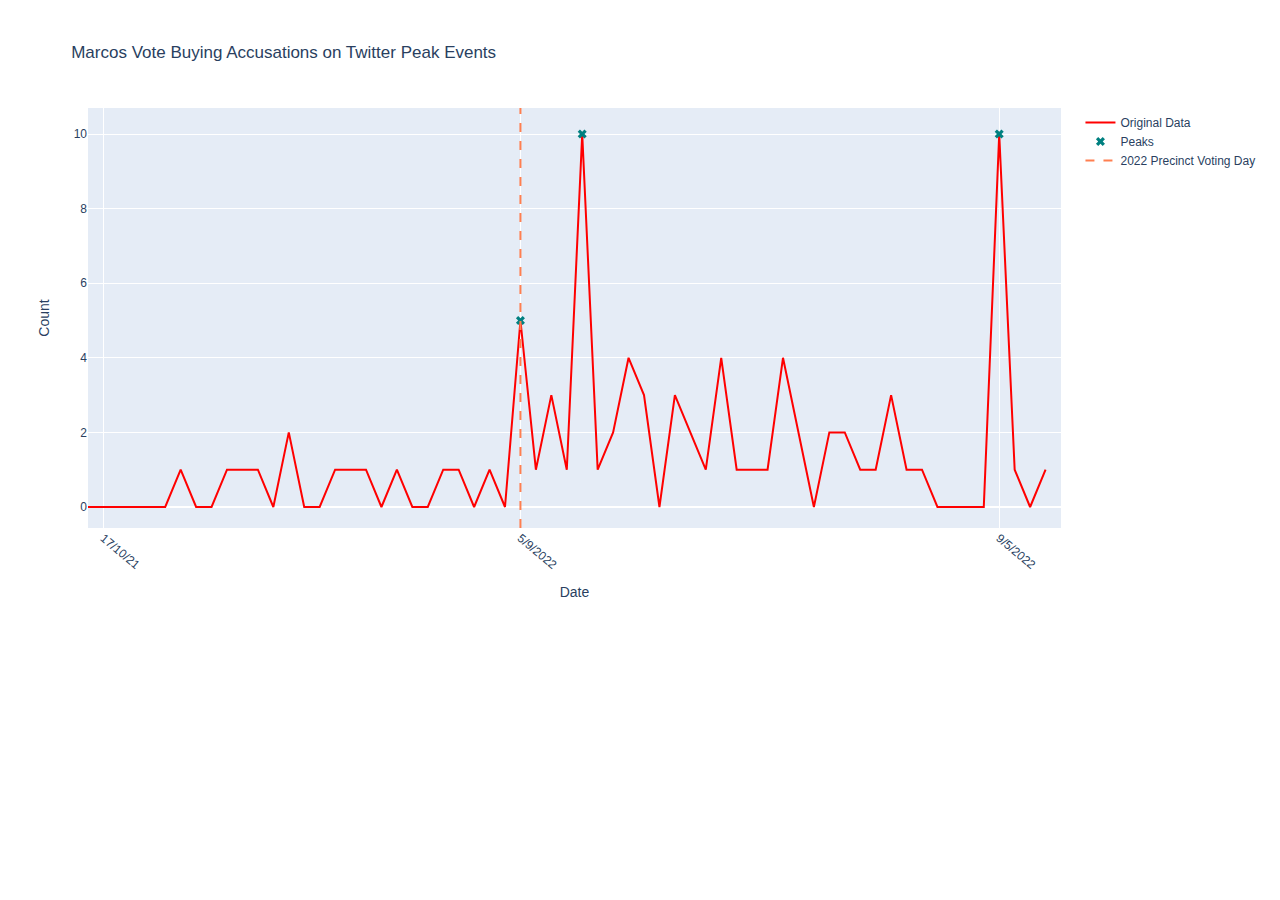
<file: assets/Marcos.html>
<html style="overflow: hidden">
<head>
    <script src="https://cdn.plot.ly/plotly-latest.min.js"></script>
</head>
<body>
    <div id='divPlotly'></div>
    <script>
        var plotly_data = {"data":[{"hovertext":["2021-09-25","2021-10-17","2021-10-27","2021-10-28","2021-10-30","2021-10-31","2022-01-06","2022-01-17","2022-01-19","2022-02-04","2022-02-14","2022-02-15","2022-02-21","2022-02-23","2022-03-04","2022-03-06","2022-03-15","2022-03-18","2022-03-24","2022-03-27","2022-04-15","2022-04-19","2022-04-20","2022-04-23","2022-04-25","2022-04-30","2022-05-03","2022-05-08","2022-05-09","2022-05-11","2022-05-13","2022-05-13","2022-05-14","2022-05-15","2022-05-16","2022-05-18","2022-05-19","2022-05-20","2022-05-21","2022-05-22","2022-05-23","2022-05-25","2022-05-26","2022-05-26","2022-05-27","2022-05-27","2022-05-28","2022-05-28","2022-05-29","2022-05-30","2022-05-31","2022-06-05","2022-06-06","2022-06-08","2022-07-04","2022-07-05","2022-07-06","2022-08-03","2022-08-06","2022-09-05","2022-11-05","2022-12-05","2022-12-06"],"line":{"color":"red"},"mode":"lines","name":"Original Data","x":["25/09/21","17/10/21","27/10/21","28/10/21","30/10/21","31/10/21","1/6/2022","17/01/22","19/01/22","2/4/2022","14/02/22","15/02/22","21/02/22","23/02/22","3/4/2022","3/6/2022","15/03/22","18/03/22","24/03/22","27/03/22","15/04/22","19/04/22","20/04/22","23/04/22","25/04/22","30/04/22","5/3/2022","5/8/2022","5/9/2022","5/11/2022","13/05/22","5/13/2022","14/05/22","15/05/22","16/05/22","18/05/22","19/05/22","20/05/22","21/05/22","22/05/22","23/05/22","25/05/22","26/05/22","5/26/2022","5/27/2022","27/05/22","28/05/22","5/28/2022","29/05/22","30/05/22","31/05/22","6/5/2022","6/6/2022","6/8/2022","7/4/2022","7/5/2022","7/6/2022","8/3/2022","8/6/2022","9/5/2022","11/5/2022","12/5/2022","12/6/2022"],"y":[0,0,0,0,0,0,1,0,0,1,1,1,0,2,0,0,1,1,1,0,1,0,0,1,1,0,1,0,5,1,3,1,10,1,2,4,3,0,3,2,1,4,1,1,1,4,2,0,2,2,1,1,3,1,1,0,0,0,0,10,1,0,1],"type":"scatter"},{"hovertext":["2022-05-09","2022-05-14","2022-09-05"],"marker":{"color":"teal","size":8,"symbol":"x"},"mode":"markers","name":"Peaks","x":["5/9/2022","14/05/22","9/5/2022"],"y":[5,10,10],"type":"scatter"},{"line":{"color":"coral","dash":"dash","width":2},"mode":"lines","name":"2022 Precinct Voting Day","x":[0,0],"y":[0,0],"type":"scatter"}],"layout":{"template":{"data":{"histogram2dcontour":[{"type":"histogram2dcontour","colorbar":{"outlinewidth":0,"ticks":""},"colorscale":[[0.0,"#0d0887"],[0.1111111111111111,"#46039f"],[0.2222222222222222,"#7201a8"],[0.3333333333333333,"#9c179e"],[0.4444444444444444,"#bd3786"],[0.5555555555555556,"#d8576b"],[0.6666666666666666,"#ed7953"],[0.7777777777777778,"#fb9f3a"],[0.8888888888888888,"#fdca26"],[1.0,"#f0f921"]]}],"choropleth":[{"type":"choropleth","colorbar":{"outlinewidth":0,"ticks":""}}],"histogram2d":[{"type":"histogram2d","colorbar":{"outlinewidth":0,"ticks":""},"colorscale":[[0.0,"#0d0887"],[0.1111111111111111,"#46039f"],[0.2222222222222222,"#7201a8"],[0.3333333333333333,"#9c179e"],[0.4444444444444444,"#bd3786"],[0.5555555555555556,"#d8576b"],[0.6666666666666666,"#ed7953"],[0.7777777777777778,"#fb9f3a"],[0.8888888888888888,"#fdca26"],[1.0,"#f0f921"]]}],"heatmap":[{"type":"heatmap","colorbar":{"outlinewidth":0,"ticks":""},"colorscale":[[0.0,"#0d0887"],[0.1111111111111111,"#46039f"],[0.2222222222222222,"#7201a8"],[0.3333333333333333,"#9c179e"],[0.4444444444444444,"#bd3786"],[0.5555555555555556,"#d8576b"],[0.6666666666666666,"#ed7953"],[0.7777777777777778,"#fb9f3a"],[0.8888888888888888,"#fdca26"],[1.0,"#f0f921"]]}],"heatmapgl":[{"type":"heatmapgl","colorbar":{"outlinewidth":0,"ticks":""},"colorscale":[[0.0,"#0d0887"],[0.1111111111111111,"#46039f"],[0.2222222222222222,"#7201a8"],[0.3333333333333333,"#9c179e"],[0.4444444444444444,"#bd3786"],[0.5555555555555556,"#d8576b"],[0.6666666666666666,"#ed7953"],[0.7777777777777778,"#fb9f3a"],[0.8888888888888888,"#fdca26"],[1.0,"#f0f921"]]}],"contourcarpet":[{"type":"contourcarpet","colorbar":{"outlinewidth":0,"ticks":""}}],"contour":[{"type":"contour","colorbar":{"outlinewidth":0,"ticks":""},"colorscale":[[0.0,"#0d0887"],[0.1111111111111111,"#46039f"],[0.2222222222222222,"#7201a8"],[0.3333333333333333,"#9c179e"],[0.4444444444444444,"#bd3786"],[0.5555555555555556,"#d8576b"],[0.6666666666666666,"#ed7953"],[0.7777777777777778,"#fb9f3a"],[0.8888888888888888,"#fdca26"],[1.0,"#f0f921"]]}],"surface":[{"type":"surface","colorbar":{"outlinewidth":0,"ticks":""},"colorscale":[[0.0,"#0d0887"],[0.1111111111111111,"#46039f"],[0.2222222222222222,"#7201a8"],[0.3333333333333333,"#9c179e"],[0.4444444444444444,"#bd3786"],[0.5555555555555556,"#d8576b"],[0.6666666666666666,"#ed7953"],[0.7777777777777778,"#fb9f3a"],[0.8888888888888888,"#fdca26"],[1.0,"#f0f921"]]}],"mesh3d":[{"type":"mesh3d","colorbar":{"outlinewidth":0,"ticks":""}}],"scatter":[{"fillpattern":{"fillmode":"overlay","size":10,"solidity":0.2},"type":"scatter"}],"parcoords":[{"type":"parcoords","line":{"colorbar":{"outlinewidth":0,"ticks":""}}}],"scatterpolargl":[{"type":"scatterpolargl","marker":{"colorbar":{"outlinewidth":0,"ticks":""}}}],"bar":[{"error_x":{"color":"#2a3f5f"},"error_y":{"color":"#2a3f5f"},"marker":{"line":{"color":"#E5ECF6","width":0.5},"pattern":{"fillmode":"overlay","size":10,"solidity":0.2}},"type":"bar"}],"scattergeo":[{"type":"scattergeo","marker":{"colorbar":{"outlinewidth":0,"ticks":""}}}],"scatterpolar":[{"type":"scatterpolar","marker":{"colorbar":{"outlinewidth":0,"ticks":""}}}],"histogram":[{"marker":{"pattern":{"fillmode":"overlay","size":10,"solidity":0.2}},"type":"histogram"}],"scattergl":[{"type":"scattergl","marker":{"colorbar":{"outlinewidth":0,"ticks":""}}}],"scatter3d":[{"type":"scatter3d","line":{"colorbar":{"outlinewidth":0,"ticks":""}},"marker":{"colorbar":{"outlinewidth":0,"ticks":""}}}],"scattermapbox":[{"type":"scattermapbox","marker":{"colorbar":{"outlinewidth":0,"ticks":""}}}],"scatterternary":[{"type":"scatterternary","marker":{"colorbar":{"outlinewidth":0,"ticks":""}}}],"scattercarpet":[{"type":"scattercarpet","marker":{"colorbar":{"outlinewidth":0,"ticks":""}}}],"carpet":[{"aaxis":{"endlinecolor":"#2a3f5f","gridcolor":"white","linecolor":"white","minorgridcolor":"white","startlinecolor":"#2a3f5f"},"baxis":{"endlinecolor":"#2a3f5f","gridcolor":"white","linecolor":"white","minorgridcolor":"white","startlinecolor":"#2a3f5f"},"type":"carpet"}],"table":[{"cells":{"fill":{"color":"#EBF0F8"},"line":{"color":"white"}},"header":{"fill":{"color":"#C8D4E3"},"line":{"color":"white"}},"type":"table"}],"barpolar":[{"marker":{"line":{"color":"#E5ECF6","width":0.5},"pattern":{"fillmode":"overlay","size":10,"solidity":0.2}},"type":"barpolar"}],"pie":[{"automargin":true,"type":"pie"}]},"layout":{"autotypenumbers":"strict","colorway":["#636efa","#EF553B","#00cc96","#ab63fa","#FFA15A","#19d3f3","#FF6692","#B6E880","#FF97FF","#FECB52"],"font":{"color":"#2a3f5f"},"hovermode":"closest","hoverlabel":{"align":"left"},"paper_bgcolor":"white","plot_bgcolor":"#E5ECF6","polar":{"bgcolor":"#E5ECF6","angularaxis":{"gridcolor":"white","linecolor":"white","ticks":""},"radialaxis":{"gridcolor":"white","linecolor":"white","ticks":""}},"ternary":{"bgcolor":"#E5ECF6","aaxis":{"gridcolor":"white","linecolor":"white","ticks":""},"baxis":{"gridcolor":"white","linecolor":"white","ticks":""},"caxis":{"gridcolor":"white","linecolor":"white","ticks":""}},"coloraxis":{"colorbar":{"outlinewidth":0,"ticks":""}},"colorscale":{"sequential":[[0.0,"#0d0887"],[0.1111111111111111,"#46039f"],[0.2222222222222222,"#7201a8"],[0.3333333333333333,"#9c179e"],[0.4444444444444444,"#bd3786"],[0.5555555555555556,"#d8576b"],[0.6666666666666666,"#ed7953"],[0.7777777777777778,"#fb9f3a"],[0.8888888888888888,"#fdca26"],[1.0,"#f0f921"]],"sequentialminus":[[0.0,"#0d0887"],[0.1111111111111111,"#46039f"],[0.2222222222222222,"#7201a8"],[0.3333333333333333,"#9c179e"],[0.4444444444444444,"#bd3786"],[0.5555555555555556,"#d8576b"],[0.6666666666666666,"#ed7953"],[0.7777777777777778,"#fb9f3a"],[0.8888888888888888,"#fdca26"],[1.0,"#f0f921"]],"diverging":[[0,"#8e0152"],[0.1,"#c51b7d"],[0.2,"#de77ae"],[0.3,"#f1b6da"],[0.4,"#fde0ef"],[0.5,"#f7f7f7"],[0.6,"#e6f5d0"],[0.7,"#b8e186"],[0.8,"#7fbc41"],[0.9,"#4d9221"],[1,"#276419"]]},"xaxis":{"gridcolor":"white","linecolor":"white","ticks":"","title":{"standoff":15},"zerolinecolor":"white","automargin":true,"zerolinewidth":2},"yaxis":{"gridcolor":"white","linecolor":"white","ticks":"","title":{"standoff":15},"zerolinecolor":"white","automargin":true,"zerolinewidth":2},"scene":{"xaxis":{"backgroundcolor":"#E5ECF6","gridcolor":"white","linecolor":"white","showbackground":true,"ticks":"","zerolinecolor":"white","gridwidth":2},"yaxis":{"backgroundcolor":"#E5ECF6","gridcolor":"white","linecolor":"white","showbackground":true,"ticks":"","zerolinecolor":"white","gridwidth":2},"zaxis":{"backgroundcolor":"#E5ECF6","gridcolor":"white","linecolor":"white","showbackground":true,"ticks":"","zerolinecolor":"white","gridwidth":2}},"shapedefaults":{"line":{"color":"#2a3f5f"}},"annotationdefaults":{"arrowcolor":"#2a3f5f","arrowhead":0,"arrowwidth":1},"geo":{"bgcolor":"white","landcolor":"#E5ECF6","subunitcolor":"white","showland":true,"showlakes":true,"lakecolor":"white"},"title":{"x":0.05},"mapbox":{"style":"light"}}},"height":600,"title":{"text":"Marcos Vote Buying Accusations on Twitter Peak Events"},"xaxis":{"title":{"text":"Date"},"tickangle":40,"tickvals":[1,28,59]},"yaxis":{"title":{"text":"Count"}},"shapes":[{"line":{"color":"coral","dash":"dash","width":2},"name":"tet","type":"line","x0":28,"x1":28,"xref":"x","y0":0,"y1":1,"yref":"y domain"}]}}
        Plotly.react('divPlotly', plotly_data.data, plotly_data.layout);
    </script>
</body>

</html>
</file>
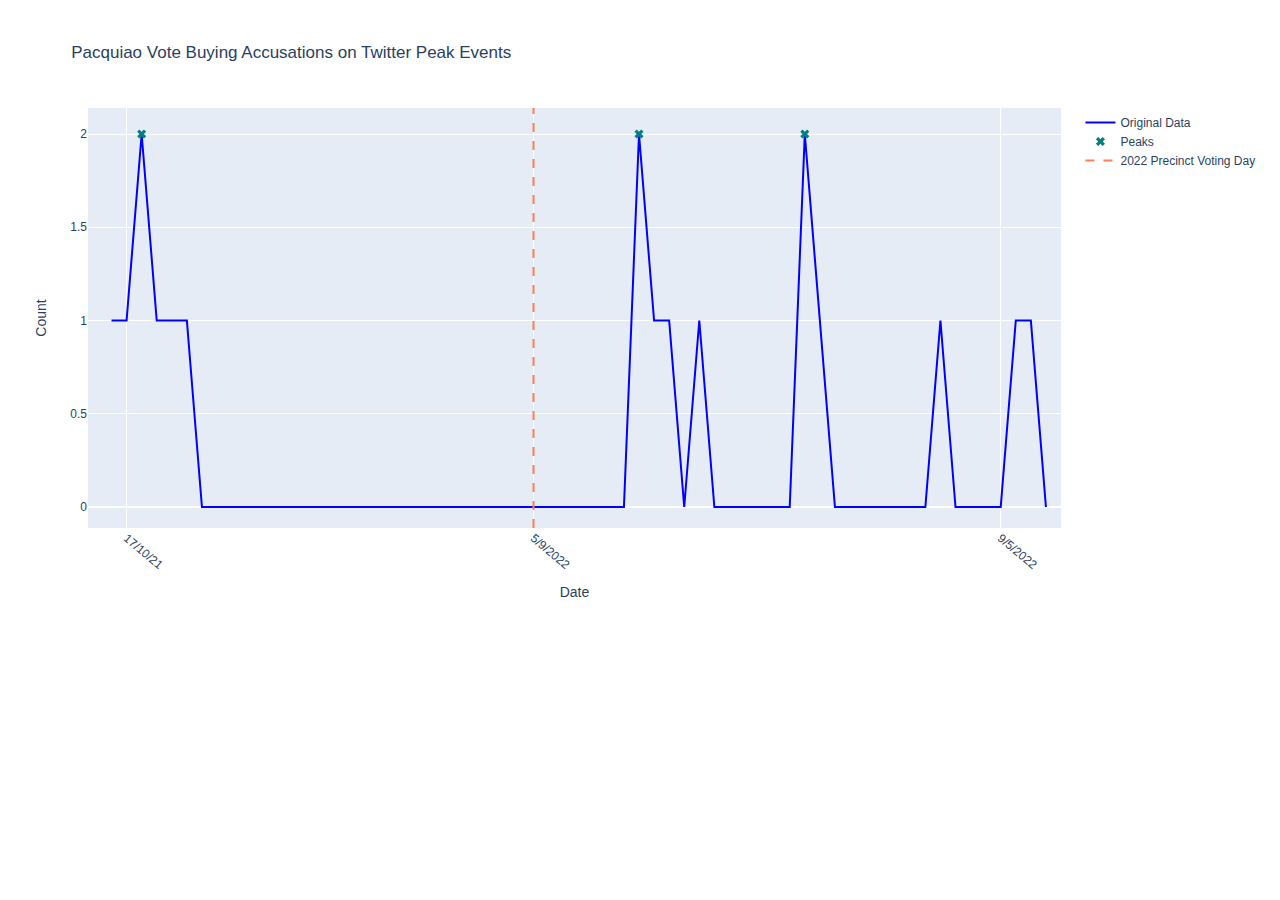
<file: assets/Pacquiao.html>
<html style="overflow: hidden">
<head>
    <script src="https://cdn.plot.ly/plotly-latest.min.js"></script>
</head>
<body>
    <div id='divPlotly'></div>
    <script>
        var plotly_data = {"data":[{"hovertext":["2021-09-25","2021-10-17","2021-10-27","2021-10-28","2021-10-30","2021-10-31","2022-01-06","2022-01-17","2022-01-19","2022-02-04","2022-02-14","2022-02-15","2022-02-21","2022-02-23","2022-03-04","2022-03-06","2022-03-15","2022-03-18","2022-03-24","2022-03-27","2022-04-15","2022-04-19","2022-04-20","2022-04-23","2022-04-25","2022-04-30","2022-05-03","2022-05-08","2022-05-09","2022-05-11","2022-05-13","2022-05-13","2022-05-14","2022-05-15","2022-05-16","2022-05-18","2022-05-19","2022-05-20","2022-05-21","2022-05-22","2022-05-23","2022-05-25","2022-05-26","2022-05-26","2022-05-27","2022-05-27","2022-05-28","2022-05-28","2022-05-29","2022-05-30","2022-05-31","2022-06-05","2022-06-06","2022-06-08","2022-07-04","2022-07-05","2022-07-06","2022-08-03","2022-08-06","2022-09-05","2022-11-05","2022-12-05","2022-12-06"],"line":{"color":"blue"},"mode":"lines","name":"Original Data","x":["25/09/21","17/10/21","27/10/21","28/10/21","30/10/21","31/10/21","1/6/2022","17/01/22","19/01/22","2/4/2022","14/02/22","15/02/22","21/02/22","23/02/22","3/4/2022","3/6/2022","15/03/22","18/03/22","24/03/22","27/03/22","15/04/22","19/04/22","20/04/22","23/04/22","25/04/22","30/04/22","5/3/2022","5/8/2022","5/9/2022","5/11/2022","13/05/22","5/13/2022","14/05/22","15/05/22","16/05/22","18/05/22","19/05/22","20/05/22","21/05/22","22/05/22","23/05/22","25/05/22","26/05/22","5/26/2022","5/27/2022","27/05/22","28/05/22","5/28/2022","29/05/22","30/05/22","31/05/22","6/5/2022","6/6/2022","6/8/2022","7/4/2022","7/5/2022","7/6/2022","8/3/2022","8/6/2022","9/5/2022","11/5/2022","12/5/2022","12/6/2022"],"y":[1,1,2,1,1,1,0,0,0,0,0,0,0,0,0,0,0,0,0,0,0,0,0,0,0,0,0,0,0,0,0,0,0,0,0,2,1,1,0,1,0,0,0,0,0,0,2,1,0,0,0,0,0,0,0,1,0,0,0,0,1,1,0],"type":"scatter"},{"hovertext":["2021-10-27","2022-05-18","2022-05-28"],"marker":{"color":"teal","size":8,"symbol":"x"},"mode":"markers","name":"Peaks","x":["27/10/21","18/05/22","28/05/22"],"y":[2,2,2],"type":"scatter"},{"line":{"color":"coral","dash":"dash","width":2},"mode":"lines","name":"2022 Precinct Voting Day","x":[0,0],"y":[0,0],"type":"scatter"}],"layout":{"template":{"data":{"histogram2dcontour":[{"type":"histogram2dcontour","colorbar":{"outlinewidth":0,"ticks":""},"colorscale":[[0.0,"#0d0887"],[0.1111111111111111,"#46039f"],[0.2222222222222222,"#7201a8"],[0.3333333333333333,"#9c179e"],[0.4444444444444444,"#bd3786"],[0.5555555555555556,"#d8576b"],[0.6666666666666666,"#ed7953"],[0.7777777777777778,"#fb9f3a"],[0.8888888888888888,"#fdca26"],[1.0,"#f0f921"]]}],"choropleth":[{"type":"choropleth","colorbar":{"outlinewidth":0,"ticks":""}}],"histogram2d":[{"type":"histogram2d","colorbar":{"outlinewidth":0,"ticks":""},"colorscale":[[0.0,"#0d0887"],[0.1111111111111111,"#46039f"],[0.2222222222222222,"#7201a8"],[0.3333333333333333,"#9c179e"],[0.4444444444444444,"#bd3786"],[0.5555555555555556,"#d8576b"],[0.6666666666666666,"#ed7953"],[0.7777777777777778,"#fb9f3a"],[0.8888888888888888,"#fdca26"],[1.0,"#f0f921"]]}],"heatmap":[{"type":"heatmap","colorbar":{"outlinewidth":0,"ticks":""},"colorscale":[[0.0,"#0d0887"],[0.1111111111111111,"#46039f"],[0.2222222222222222,"#7201a8"],[0.3333333333333333,"#9c179e"],[0.4444444444444444,"#bd3786"],[0.5555555555555556,"#d8576b"],[0.6666666666666666,"#ed7953"],[0.7777777777777778,"#fb9f3a"],[0.8888888888888888,"#fdca26"],[1.0,"#f0f921"]]}],"heatmapgl":[{"type":"heatmapgl","colorbar":{"outlinewidth":0,"ticks":""},"colorscale":[[0.0,"#0d0887"],[0.1111111111111111,"#46039f"],[0.2222222222222222,"#7201a8"],[0.3333333333333333,"#9c179e"],[0.4444444444444444,"#bd3786"],[0.5555555555555556,"#d8576b"],[0.6666666666666666,"#ed7953"],[0.7777777777777778,"#fb9f3a"],[0.8888888888888888,"#fdca26"],[1.0,"#f0f921"]]}],"contourcarpet":[{"type":"contourcarpet","colorbar":{"outlinewidth":0,"ticks":""}}],"contour":[{"type":"contour","colorbar":{"outlinewidth":0,"ticks":""},"colorscale":[[0.0,"#0d0887"],[0.1111111111111111,"#46039f"],[0.2222222222222222,"#7201a8"],[0.3333333333333333,"#9c179e"],[0.4444444444444444,"#bd3786"],[0.5555555555555556,"#d8576b"],[0.6666666666666666,"#ed7953"],[0.7777777777777778,"#fb9f3a"],[0.8888888888888888,"#fdca26"],[1.0,"#f0f921"]]}],"surface":[{"type":"surface","colorbar":{"outlinewidth":0,"ticks":""},"colorscale":[[0.0,"#0d0887"],[0.1111111111111111,"#46039f"],[0.2222222222222222,"#7201a8"],[0.3333333333333333,"#9c179e"],[0.4444444444444444,"#bd3786"],[0.5555555555555556,"#d8576b"],[0.6666666666666666,"#ed7953"],[0.7777777777777778,"#fb9f3a"],[0.8888888888888888,"#fdca26"],[1.0,"#f0f921"]]}],"mesh3d":[{"type":"mesh3d","colorbar":{"outlinewidth":0,"ticks":""}}],"scatter":[{"fillpattern":{"fillmode":"overlay","size":10,"solidity":0.2},"type":"scatter"}],"parcoords":[{"type":"parcoords","line":{"colorbar":{"outlinewidth":0,"ticks":""}}}],"scatterpolargl":[{"type":"scatterpolargl","marker":{"colorbar":{"outlinewidth":0,"ticks":""}}}],"bar":[{"error_x":{"color":"#2a3f5f"},"error_y":{"color":"#2a3f5f"},"marker":{"line":{"color":"#E5ECF6","width":0.5},"pattern":{"fillmode":"overlay","size":10,"solidity":0.2}},"type":"bar"}],"scattergeo":[{"type":"scattergeo","marker":{"colorbar":{"outlinewidth":0,"ticks":""}}}],"scatterpolar":[{"type":"scatterpolar","marker":{"colorbar":{"outlinewidth":0,"ticks":""}}}],"histogram":[{"marker":{"pattern":{"fillmode":"overlay","size":10,"solidity":0.2}},"type":"histogram"}],"scattergl":[{"type":"scattergl","marker":{"colorbar":{"outlinewidth":0,"ticks":""}}}],"scatter3d":[{"type":"scatter3d","line":{"colorbar":{"outlinewidth":0,"ticks":""}},"marker":{"colorbar":{"outlinewidth":0,"ticks":""}}}],"scattermapbox":[{"type":"scattermapbox","marker":{"colorbar":{"outlinewidth":0,"ticks":""}}}],"scatterternary":[{"type":"scatterternary","marker":{"colorbar":{"outlinewidth":0,"ticks":""}}}],"scattercarpet":[{"type":"scattercarpet","marker":{"colorbar":{"outlinewidth":0,"ticks":""}}}],"carpet":[{"aaxis":{"endlinecolor":"#2a3f5f","gridcolor":"white","linecolor":"white","minorgridcolor":"white","startlinecolor":"#2a3f5f"},"baxis":{"endlinecolor":"#2a3f5f","gridcolor":"white","linecolor":"white","minorgridcolor":"white","startlinecolor":"#2a3f5f"},"type":"carpet"}],"table":[{"cells":{"fill":{"color":"#EBF0F8"},"line":{"color":"white"}},"header":{"fill":{"color":"#C8D4E3"},"line":{"color":"white"}},"type":"table"}],"barpolar":[{"marker":{"line":{"color":"#E5ECF6","width":0.5},"pattern":{"fillmode":"overlay","size":10,"solidity":0.2}},"type":"barpolar"}],"pie":[{"automargin":true,"type":"pie"}]},"layout":{"autotypenumbers":"strict","colorway":["#636efa","#EF553B","#00cc96","#ab63fa","#FFA15A","#19d3f3","#FF6692","#B6E880","#FF97FF","#FECB52"],"font":{"color":"#2a3f5f"},"hovermode":"closest","hoverlabel":{"align":"left"},"paper_bgcolor":"white","plot_bgcolor":"#E5ECF6","polar":{"bgcolor":"#E5ECF6","angularaxis":{"gridcolor":"white","linecolor":"white","ticks":""},"radialaxis":{"gridcolor":"white","linecolor":"white","ticks":""}},"ternary":{"bgcolor":"#E5ECF6","aaxis":{"gridcolor":"white","linecolor":"white","ticks":""},"baxis":{"gridcolor":"white","linecolor":"white","ticks":""},"caxis":{"gridcolor":"white","linecolor":"white","ticks":""}},"coloraxis":{"colorbar":{"outlinewidth":0,"ticks":""}},"colorscale":{"sequential":[[0.0,"#0d0887"],[0.1111111111111111,"#46039f"],[0.2222222222222222,"#7201a8"],[0.3333333333333333,"#9c179e"],[0.4444444444444444,"#bd3786"],[0.5555555555555556,"#d8576b"],[0.6666666666666666,"#ed7953"],[0.7777777777777778,"#fb9f3a"],[0.8888888888888888,"#fdca26"],[1.0,"#f0f921"]],"sequentialminus":[[0.0,"#0d0887"],[0.1111111111111111,"#46039f"],[0.2222222222222222,"#7201a8"],[0.3333333333333333,"#9c179e"],[0.4444444444444444,"#bd3786"],[0.5555555555555556,"#d8576b"],[0.6666666666666666,"#ed7953"],[0.7777777777777778,"#fb9f3a"],[0.8888888888888888,"#fdca26"],[1.0,"#f0f921"]],"diverging":[[0,"#8e0152"],[0.1,"#c51b7d"],[0.2,"#de77ae"],[0.3,"#f1b6da"],[0.4,"#fde0ef"],[0.5,"#f7f7f7"],[0.6,"#e6f5d0"],[0.7,"#b8e186"],[0.8,"#7fbc41"],[0.9,"#4d9221"],[1,"#276419"]]},"xaxis":{"gridcolor":"white","linecolor":"white","ticks":"","title":{"standoff":15},"zerolinecolor":"white","automargin":true,"zerolinewidth":2},"yaxis":{"gridcolor":"white","linecolor":"white","ticks":"","title":{"standoff":15},"zerolinecolor":"white","automargin":true,"zerolinewidth":2},"scene":{"xaxis":{"backgroundcolor":"#E5ECF6","gridcolor":"white","linecolor":"white","showbackground":true,"ticks":"","zerolinecolor":"white","gridwidth":2},"yaxis":{"backgroundcolor":"#E5ECF6","gridcolor":"white","linecolor":"white","showbackground":true,"ticks":"","zerolinecolor":"white","gridwidth":2},"zaxis":{"backgroundcolor":"#E5ECF6","gridcolor":"white","linecolor":"white","showbackground":true,"ticks":"","zerolinecolor":"white","gridwidth":2}},"shapedefaults":{"line":{"color":"#2a3f5f"}},"annotationdefaults":{"arrowcolor":"#2a3f5f","arrowhead":0,"arrowwidth":1},"geo":{"bgcolor":"white","landcolor":"#E5ECF6","subunitcolor":"white","showland":true,"showlakes":true,"lakecolor":"white"},"title":{"x":0.05},"mapbox":{"style":"light"}}},"height":600,"title":{"text":"Pacquiao Vote Buying Accusations on Twitter Peak Events"},"xaxis":{"title":{"text":"Date"},"tickangle":40,"tickvals":[1,28,59]},"yaxis":{"title":{"text":"Count"}},"shapes":[{"line":{"color":"coral","dash":"dash","width":2},"name":"tet","type":"line","x0":28,"x1":28,"xref":"x","y0":0,"y1":1,"yref":"y domain"}]}}
        Plotly.react('divPlotly', plotly_data.data, plotly_data.layout);
    </script>
</body>

</html>
</file>
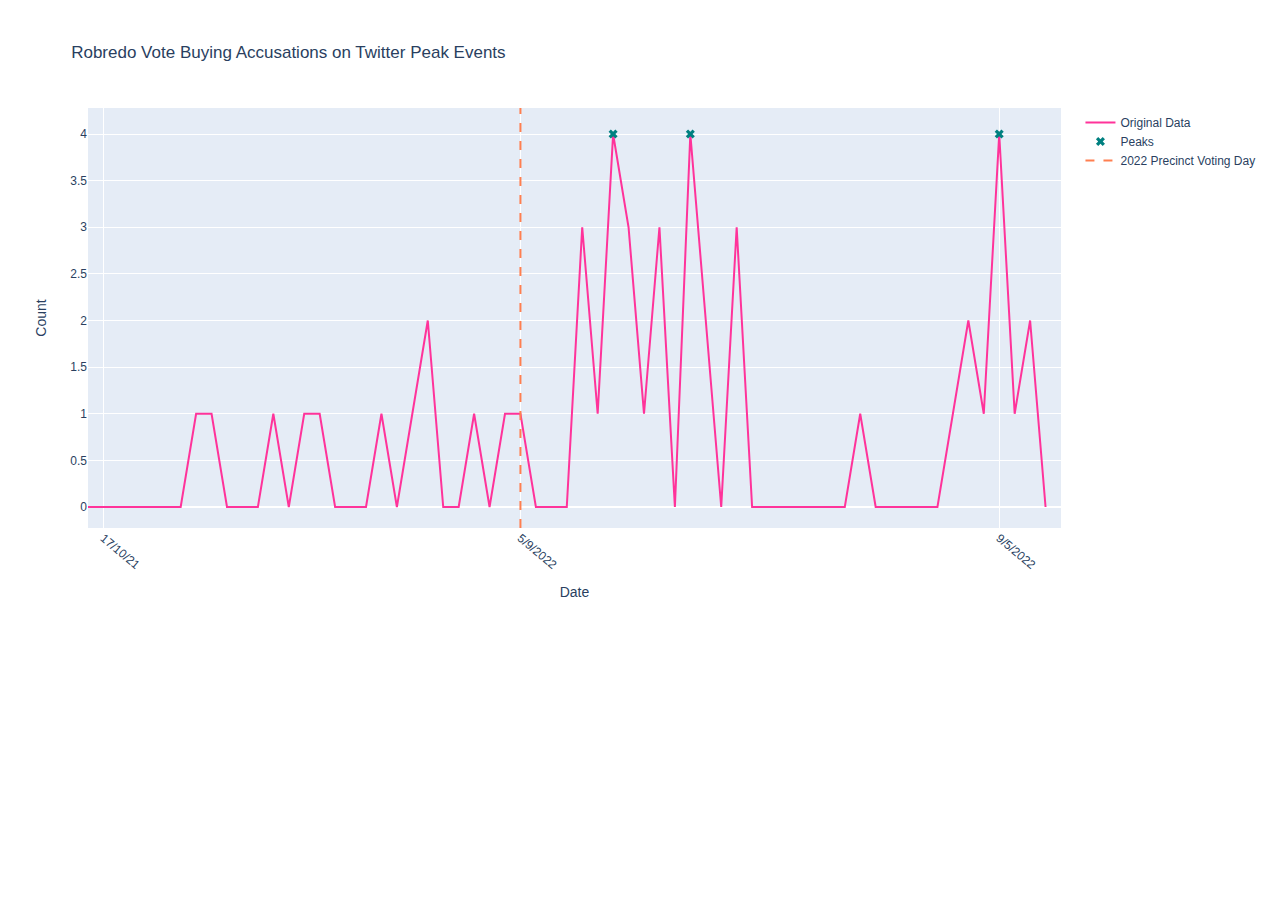
<file: assets/Robredo.html>
<html style="overflow: hidden">
<head>
    <script src="https://cdn.plot.ly/plotly-latest.min.js"></script>
</head>
<body>
    <div id='divPlotly'></div>
    <script>
        var plotly_data = {"data":[{"hovertext":["2021-09-25","2021-10-17","2021-10-27","2021-10-28","2021-10-30","2021-10-31","2022-01-06","2022-01-17","2022-01-19","2022-02-04","2022-02-14","2022-02-15","2022-02-21","2022-02-23","2022-03-04","2022-03-06","2022-03-15","2022-03-18","2022-03-24","2022-03-27","2022-04-15","2022-04-19","2022-04-20","2022-04-23","2022-04-25","2022-04-30","2022-05-03","2022-05-08","2022-05-09","2022-05-11","2022-05-13","2022-05-13","2022-05-14","2022-05-15","2022-05-16","2022-05-18","2022-05-19","2022-05-20","2022-05-21","2022-05-22","2022-05-23","2022-05-25","2022-05-26","2022-05-26","2022-05-27","2022-05-27","2022-05-28","2022-05-28","2022-05-29","2022-05-30","2022-05-31","2022-06-05","2022-06-06","2022-06-08","2022-07-04","2022-07-05","2022-07-06","2022-08-03","2022-08-06","2022-09-05","2022-11-05","2022-12-05","2022-12-06"],"line":{"color":"#ff339a"},"mode":"lines","name":"Original Data","x":["25/09/21","17/10/21","27/10/21","28/10/21","30/10/21","31/10/21","1/6/2022","17/01/22","19/01/22","2/4/2022","14/02/22","15/02/22","21/02/22","23/02/22","3/4/2022","3/6/2022","15/03/22","18/03/22","24/03/22","27/03/22","15/04/22","19/04/22","20/04/22","23/04/22","25/04/22","30/04/22","5/3/2022","5/8/2022","5/9/2022","5/11/2022","13/05/22","5/13/2022","14/05/22","15/05/22","16/05/22","18/05/22","19/05/22","20/05/22","21/05/22","22/05/22","23/05/22","25/05/22","26/05/22","5/26/2022","5/27/2022","27/05/22","28/05/22","5/28/2022","29/05/22","30/05/22","31/05/22","6/5/2022","6/6/2022","6/8/2022","7/4/2022","7/5/2022","7/6/2022","8/3/2022","8/6/2022","9/5/2022","11/5/2022","12/5/2022","12/6/2022"],"y":[0,0,0,0,0,0,0,1,1,0,0,0,1,0,1,1,0,0,0,1,0,1,2,0,0,1,0,1,1,0,0,0,3,1,4,3,1,3,0,4,2,0,3,0,0,0,0,0,0,0,1,0,0,0,0,0,1,2,1,4,1,2,0],"type":"scatter"},{"hovertext":["2022-05-16","2022-05-22","2022-09-05"],"marker":{"color":"teal","size":8,"symbol":"x"},"mode":"markers","name":"Peaks","x":["16/05/22","22/05/22","9/5/2022"],"y":[4,4,4],"type":"scatter"},{"line":{"color":"coral","dash":"dash","width":2},"mode":"lines","name":"2022 Precinct Voting Day","x":[0,0],"y":[0,0],"type":"scatter"}],"layout":{"template":{"data":{"histogram2dcontour":[{"type":"histogram2dcontour","colorbar":{"outlinewidth":0,"ticks":""},"colorscale":[[0.0,"#0d0887"],[0.1111111111111111,"#46039f"],[0.2222222222222222,"#7201a8"],[0.3333333333333333,"#9c179e"],[0.4444444444444444,"#bd3786"],[0.5555555555555556,"#d8576b"],[0.6666666666666666,"#ed7953"],[0.7777777777777778,"#fb9f3a"],[0.8888888888888888,"#fdca26"],[1.0,"#f0f921"]]}],"choropleth":[{"type":"choropleth","colorbar":{"outlinewidth":0,"ticks":""}}],"histogram2d":[{"type":"histogram2d","colorbar":{"outlinewidth":0,"ticks":""},"colorscale":[[0.0,"#0d0887"],[0.1111111111111111,"#46039f"],[0.2222222222222222,"#7201a8"],[0.3333333333333333,"#9c179e"],[0.4444444444444444,"#bd3786"],[0.5555555555555556,"#d8576b"],[0.6666666666666666,"#ed7953"],[0.7777777777777778,"#fb9f3a"],[0.8888888888888888,"#fdca26"],[1.0,"#f0f921"]]}],"heatmap":[{"type":"heatmap","colorbar":{"outlinewidth":0,"ticks":""},"colorscale":[[0.0,"#0d0887"],[0.1111111111111111,"#46039f"],[0.2222222222222222,"#7201a8"],[0.3333333333333333,"#9c179e"],[0.4444444444444444,"#bd3786"],[0.5555555555555556,"#d8576b"],[0.6666666666666666,"#ed7953"],[0.7777777777777778,"#fb9f3a"],[0.8888888888888888,"#fdca26"],[1.0,"#f0f921"]]}],"heatmapgl":[{"type":"heatmapgl","colorbar":{"outlinewidth":0,"ticks":""},"colorscale":[[0.0,"#0d0887"],[0.1111111111111111,"#46039f"],[0.2222222222222222,"#7201a8"],[0.3333333333333333,"#9c179e"],[0.4444444444444444,"#bd3786"],[0.5555555555555556,"#d8576b"],[0.6666666666666666,"#ed7953"],[0.7777777777777778,"#fb9f3a"],[0.8888888888888888,"#fdca26"],[1.0,"#f0f921"]]}],"contourcarpet":[{"type":"contourcarpet","colorbar":{"outlinewidth":0,"ticks":""}}],"contour":[{"type":"contour","colorbar":{"outlinewidth":0,"ticks":""},"colorscale":[[0.0,"#0d0887"],[0.1111111111111111,"#46039f"],[0.2222222222222222,"#7201a8"],[0.3333333333333333,"#9c179e"],[0.4444444444444444,"#bd3786"],[0.5555555555555556,"#d8576b"],[0.6666666666666666,"#ed7953"],[0.7777777777777778,"#fb9f3a"],[0.8888888888888888,"#fdca26"],[1.0,"#f0f921"]]}],"surface":[{"type":"surface","colorbar":{"outlinewidth":0,"ticks":""},"colorscale":[[0.0,"#0d0887"],[0.1111111111111111,"#46039f"],[0.2222222222222222,"#7201a8"],[0.3333333333333333,"#9c179e"],[0.4444444444444444,"#bd3786"],[0.5555555555555556,"#d8576b"],[0.6666666666666666,"#ed7953"],[0.7777777777777778,"#fb9f3a"],[0.8888888888888888,"#fdca26"],[1.0,"#f0f921"]]}],"mesh3d":[{"type":"mesh3d","colorbar":{"outlinewidth":0,"ticks":""}}],"scatter":[{"fillpattern":{"fillmode":"overlay","size":10,"solidity":0.2},"type":"scatter"}],"parcoords":[{"type":"parcoords","line":{"colorbar":{"outlinewidth":0,"ticks":""}}}],"scatterpolargl":[{"type":"scatterpolargl","marker":{"colorbar":{"outlinewidth":0,"ticks":""}}}],"bar":[{"error_x":{"color":"#2a3f5f"},"error_y":{"color":"#2a3f5f"},"marker":{"line":{"color":"#E5ECF6","width":0.5},"pattern":{"fillmode":"overlay","size":10,"solidity":0.2}},"type":"bar"}],"scattergeo":[{"type":"scattergeo","marker":{"colorbar":{"outlinewidth":0,"ticks":""}}}],"scatterpolar":[{"type":"scatterpolar","marker":{"colorbar":{"outlinewidth":0,"ticks":""}}}],"histogram":[{"marker":{"pattern":{"fillmode":"overlay","size":10,"solidity":0.2}},"type":"histogram"}],"scattergl":[{"type":"scattergl","marker":{"colorbar":{"outlinewidth":0,"ticks":""}}}],"scatter3d":[{"type":"scatter3d","line":{"colorbar":{"outlinewidth":0,"ticks":""}},"marker":{"colorbar":{"outlinewidth":0,"ticks":""}}}],"scattermapbox":[{"type":"scattermapbox","marker":{"colorbar":{"outlinewidth":0,"ticks":""}}}],"scatterternary":[{"type":"scatterternary","marker":{"colorbar":{"outlinewidth":0,"ticks":""}}}],"scattercarpet":[{"type":"scattercarpet","marker":{"colorbar":{"outlinewidth":0,"ticks":""}}}],"carpet":[{"aaxis":{"endlinecolor":"#2a3f5f","gridcolor":"white","linecolor":"white","minorgridcolor":"white","startlinecolor":"#2a3f5f"},"baxis":{"endlinecolor":"#2a3f5f","gridcolor":"white","linecolor":"white","minorgridcolor":"white","startlinecolor":"#2a3f5f"},"type":"carpet"}],"table":[{"cells":{"fill":{"color":"#EBF0F8"},"line":{"color":"white"}},"header":{"fill":{"color":"#C8D4E3"},"line":{"color":"white"}},"type":"table"}],"barpolar":[{"marker":{"line":{"color":"#E5ECF6","width":0.5},"pattern":{"fillmode":"overlay","size":10,"solidity":0.2}},"type":"barpolar"}],"pie":[{"automargin":true,"type":"pie"}]},"layout":{"autotypenumbers":"strict","colorway":["#636efa","#EF553B","#00cc96","#ab63fa","#FFA15A","#19d3f3","#FF6692","#B6E880","#FF97FF","#FECB52"],"font":{"color":"#2a3f5f"},"hovermode":"closest","hoverlabel":{"align":"left"},"paper_bgcolor":"white","plot_bgcolor":"#E5ECF6","polar":{"bgcolor":"#E5ECF6","angularaxis":{"gridcolor":"white","linecolor":"white","ticks":""},"radialaxis":{"gridcolor":"white","linecolor":"white","ticks":""}},"ternary":{"bgcolor":"#E5ECF6","aaxis":{"gridcolor":"white","linecolor":"white","ticks":""},"baxis":{"gridcolor":"white","linecolor":"white","ticks":""},"caxis":{"gridcolor":"white","linecolor":"white","ticks":""}},"coloraxis":{"colorbar":{"outlinewidth":0,"ticks":""}},"colorscale":{"sequential":[[0.0,"#0d0887"],[0.1111111111111111,"#46039f"],[0.2222222222222222,"#7201a8"],[0.3333333333333333,"#9c179e"],[0.4444444444444444,"#bd3786"],[0.5555555555555556,"#d8576b"],[0.6666666666666666,"#ed7953"],[0.7777777777777778,"#fb9f3a"],[0.8888888888888888,"#fdca26"],[1.0,"#f0f921"]],"sequentialminus":[[0.0,"#0d0887"],[0.1111111111111111,"#46039f"],[0.2222222222222222,"#7201a8"],[0.3333333333333333,"#9c179e"],[0.4444444444444444,"#bd3786"],[0.5555555555555556,"#d8576b"],[0.6666666666666666,"#ed7953"],[0.7777777777777778,"#fb9f3a"],[0.8888888888888888,"#fdca26"],[1.0,"#f0f921"]],"diverging":[[0,"#8e0152"],[0.1,"#c51b7d"],[0.2,"#de77ae"],[0.3,"#f1b6da"],[0.4,"#fde0ef"],[0.5,"#f7f7f7"],[0.6,"#e6f5d0"],[0.7,"#b8e186"],[0.8,"#7fbc41"],[0.9,"#4d9221"],[1,"#276419"]]},"xaxis":{"gridcolor":"white","linecolor":"white","ticks":"","title":{"standoff":15},"zerolinecolor":"white","automargin":true,"zerolinewidth":2},"yaxis":{"gridcolor":"white","linecolor":"white","ticks":"","title":{"standoff":15},"zerolinecolor":"white","automargin":true,"zerolinewidth":2},"scene":{"xaxis":{"backgroundcolor":"#E5ECF6","gridcolor":"white","linecolor":"white","showbackground":true,"ticks":"","zerolinecolor":"white","gridwidth":2},"yaxis":{"backgroundcolor":"#E5ECF6","gridcolor":"white","linecolor":"white","showbackground":true,"ticks":"","zerolinecolor":"white","gridwidth":2},"zaxis":{"backgroundcolor":"#E5ECF6","gridcolor":"white","linecolor":"white","showbackground":true,"ticks":"","zerolinecolor":"white","gridwidth":2}},"shapedefaults":{"line":{"color":"#2a3f5f"}},"annotationdefaults":{"arrowcolor":"#2a3f5f","arrowhead":0,"arrowwidth":1},"geo":{"bgcolor":"white","landcolor":"#E5ECF6","subunitcolor":"white","showland":true,"showlakes":true,"lakecolor":"white"},"title":{"x":0.05},"mapbox":{"style":"light"}}},"height":600,"title":{"text":"Robredo Vote Buying Accusations on Twitter Peak Events"},"xaxis":{"title":{"text":"Date"},"tickangle":40,"tickvals":[1,28,59]},"yaxis":{"title":{"text":"Count"}},"shapes":[{"line":{"color":"coral","dash":"dash","width":2},"name":"tet","type":"line","x0":28,"x1":28,"xref":"x","y0":0,"y1":1,"yref":"y domain"}]}}
        Plotly.react('divPlotly', plotly_data.data, plotly_data.layout);
    </script>
</body>

</html>
</file>
<file: assets/css/noscript.css>
/*
	Hyperspace by HTML5 UP
	html5up.net | @ajlkn
	Free for personal and commercial use under the CCA 3.0 license (html5up.net/license)
*/

/* Spotlights */

	.spotlights > section > .image:before {
		opacity: 0 !important;
	}

	.spotlights > section > .content > .inner {
		-moz-transform: none !important;
		-webkit-transform: none !important;
		-ms-transform: none !important;
		transform: none !important;
		opacity: 1 !important;
	}

/* Wrapper */

	.wrapper > .inner {
		opacity: 1 !important;
		-moz-transform: none !important;
		-webkit-transform: none !important;
		-ms-transform: none !important;
		transform: none !important;
	}

/* Sidebar */

	#sidebar > .inner {
		opacity: 1 !important;
	}

	#sidebar nav > ul > li {
		-moz-transform: none !important;
		-webkit-transform: none !important;
		-ms-transform: none !important;
		transform: none !important;
		opacity: 1 !important;
	}
</file>
<file: assets/css/main.css>
@import url(fontawesome-all.min.css);

/*
	Hyperspace by HTML5 UP
	html5up.net | @ajlkn
	Free for personal and commercial use under the CCA 3.0 license (html5up.net/license)
*/

.iframe-container {
	overflow: hidden;
	padding-top: 56.25%; /* 16:9 */
	position: relative;
  } 
  
  .iframe-container iframe {
	position: absolute;
	top: 0;
	left: 0;
	border: 0;
	width: 100%;
	height: 100%;
	overflow: hidden;
  }


html, body, div, span, applet, object,
iframe, h1, h2, h3, h4, h5, h6, p, blockquote,
pre, a, abbr, acronym, address, big, cite,
code, del, dfn, em, img, ins, kbd, q, s, samp,
small, strike, strong, sub, sup, tt, var, b,
u, i, center, dl, dt, dd, ol, ul, li, fieldset,
form, label, legend, table, caption, tbody,
tfoot, thead, tr, th, td, article, aside,
canvas, details, embed, figure, figcaption,
footer, header, hgroup, menu, nav, output, ruby,
section, summary, time, mark, audio, video {
	margin: 0;
	padding: 0;
	border: 0;
	font-size: 100%;
	font: inherit;
	vertical-align: baseline;}

article, aside, details, figcaption, figure,
footer, header, hgroup, menu, nav, section {
	display: block;}

body {
	line-height: 1;
}

ol, ul {
	list-style: none;
}

blockquote, q {
	quotes: none;
}

	blockquote:before, blockquote:after, q:before, q:after {
		content: '';
		content: none;
	}

table {
	border-collapse: collapse;
	border-spacing: 0;
}

body {
	-webkit-text-size-adjust: none;
}

mark {
	background-color: transparent;
	color: inherit;
}

input::-moz-focus-inner {
	border: 0;
	padding: 0;
}

input, select, textarea {
	-moz-appearance: none;
	-webkit-appearance: none;
	-ms-appearance: none;
	appearance: none;
}

/* Basic */

	@-ms-viewport {
		width: device-width;
	}

	body {
		-ms-overflow-style: scrollbar;
	}

	@media screen and (max-width: 480px) {

		html, body {
			min-width: 320px;
		}

	}

	html {
		box-sizing: border-box;
	}

	*, *:before, *:after {
		box-sizing: inherit;
	}

	body {
		background: #312450;
	}

		body.is-preload *, body.is-preload *:before, body.is-preload *:after {
			-moz-animation: none !important;
			-webkit-animation: none !important;
			-ms-animation: none !important;
			animation: none !important;
			-moz-transition: none !important;
			-webkit-transition: none !important;
			-ms-transition: none !important;
			transition: none !important;
		}

/* Type */

	body, input, select, textarea {
		color: rgba(255, 255, 255, 0.55);
		font-family: Arial, Helvetica, sans-serif;
		font-size: 16.5pt;
		font-weight: normal;
		line-height: 1.75;
	}

		@media screen and (max-width: 1680px) {

			body, input, select, textarea {
				font-size: 13pt;
			}

		}

		@media screen and (max-width: 1280px) {

			body, input, select, textarea {
				font-size: 12pt;
			}

		}

		@media screen and (max-width: 360px) {

			body, input, select, textarea {
				font-size: 11pt;
			}

		}

	a {
		-moz-transition: color 0.2s ease, border-bottom-color 0.2s ease;
		-webkit-transition: color 0.2s ease, border-bottom-color 0.2s ease;
		-ms-transition: color 0.2s ease, border-bottom-color 0.2s ease;
		transition: color 0.2s ease, border-bottom-color 0.2s ease;
		border-bottom: dotted 1px rgba(255, 255, 255, 0.35);
		color: inherit;
		text-decoration: none;
	}

		a:hover {
			border-bottom-color: transparent;
			color: #ffffff;
		}

	strong, b {
		color: #ffffff;
		font-weight: bold;
	}

	em, i {
		font-style: italic;
	}

	p {
		margin: 0 0 2em 0;
	}

	h1, h2, h3, h4, h5, h6 {
		color: #ffffff;
		font-weight: bold;
		line-height: 1.5;
		margin: 0 0 0.5em 0;
	}

		h1 a, h2 a, h3 a, h4 a, h5 a, h6 a {
			color: inherit;
			text-decoration: none;
		}

	h1 {
		font-size: 2.75em;
	}

		h1.major {
			margin: 0 0 1.3em 0;
			position: relative;
			padding-bottom: 0.35em;
		}

			h1.major:after {
				background-image: -moz-linear-gradient(to right, #5e42a6, #b74e91);
				background-image: -webkit-linear-gradient(to right, #5e42a6, #b74e91);
				background-image: -ms-linear-gradient(to right, #5e42a6, #b74e91);
				background-image: linear-gradient(to right, #5e42a6, #b74e91);
				-moz-transition: max-width 0.2s ease;
				-webkit-transition: max-width 0.2s ease;
				-ms-transition: max-width 0.2s ease;
				transition: max-width 0.2s ease;
				border-radius: 0.2em;
				bottom: 0;
				content: '';
				height: 0.05em;
				position: absolute;
				right: 0;
				width: 100%;
			}

	h2 {
		font-size: 1.75em;
	}

	h3 {
		font-size: 1.1em;
	}

	h4 {
		font-size: 1em;
	}

	h5 {
		font-size: 0.8em;
	}

	h6 {
		font-size: 0.6em;
	}

	@media screen and (max-width: 736px) {

		h1 {
			font-size: 2em;
		}

		h2 {
			font-size: 1.25em;
		}

		h3 {
			font-size: 1em;
		}

		h4 {
			font-size: 0.8em;
		}

		h5 {
			font-size: 0.6em;
		}

		h6 {
			font-size: 0.6em;
		}

	}

	sub {
		font-size: 0.8em;
		position: relative;
		top: 0.5em;
	}

	sup {
		font-size: 0.8em;
		position: relative;
		top: -0.5em;
	}

	blockquote {
		border-left: solid 4px rgba(255, 255, 255, 0.15);
		font-style: italic;
		margin: 0 0 2em 0;
		padding: 0.5em 0 0.5em 2em;
	}

	code {
		background: rgba(255, 255, 255, 0.05);
		border-radius: 0.25em;
		border: solid 1px rgba(255, 255, 255, 0.15);
		font-family: "Courier New", monospace;
		font-size: 0.9em;
		margin: 0 0.25em;
		padding: 0.25em 0.65em;
	}

	pre {
		-webkit-overflow-scrolling: touch;
		font-family: "Courier New", monospace;
		font-size: 0.9em;
		margin: 0 0 2em 0;
	}

		pre code {
			display: block;
			line-height: 1.75em;
			padding: 1em 1.5em;
			overflow-x: auto;
		}

	hr {
		border: 0;
		border-bottom: solid 1px rgba(255, 255, 255, 0.15);
		margin: 2em 0;
	}

		hr.major {
			margin: 3em 0;
		}

	.align-left {
		text-align: left;
	}

	.align-center {
		text-align: center;
	}

	.align-right {
		text-align: right;
	}

/* Row */

	.row {
		display: flex;
		flex-wrap: wrap;
		box-sizing: border-box;
		align-items: stretch;
	}

		.row > * {
			box-sizing: border-box;
		}

		.row.gtr-uniform > * > :last-child {
			margin-bottom: 0;
		}

		.row.aln-left {
			justify-content: flex-start;
		}

		.row.aln-center {
			justify-content: center;
		}

		.row.aln-right {
			justify-content: flex-end;
		}

		.row.aln-top {
			align-items: flex-start;
		}

		.row.aln-middle {
			align-items: center;
		}

		.row.aln-bottom {
			align-items: flex-end;
		}

		.row > .imp {
			order: -1;
		}

		.row > .col-1 {
			width: 8.33333%;
		}

		.row > .off-1 {
			margin-left: 8.33333%;
		}

		.row > .col-2 {
			width: 16.66667%;
		}

		.row > .off-2 {
			margin-left: 16.66667%;
		}

		.row > .col-3 {
			width: 25%;
		}

		.row > .off-3 {
			margin-left: 25%;
		}

		.row > .col-4 {
			width: 33.33333%;
		}

		.row > .off-4 {
			margin-left: 33.33333%;
		}

		.row > .col-5 {
			width: 41.66667%;
		}

		.row > .off-5 {
			margin-left: 41.66667%;
		}

		.row > .col-6 {
			width: 50%;
		}

		.row > .off-6 {
			margin-left: 50%;
		}

		.row > .col-7 {
			width: 58.33333%;
		}

		.row > .off-7 {
			margin-left: 58.33333%;
		}

		.row > .col-8 {
			width: 66.66667%;
		}

		.row > .off-8 {
			margin-left: 66.66667%;
		}

		.row > .col-9 {
			width: 75%;
		}

		.row > .off-9 {
			margin-left: 75%;
		}

		.row > .col-10 {
			width: 83.33333%;
		}

		.row > .off-10 {
			margin-left: 83.33333%;
		}

		.row > .col-11 {
			width: 91.66667%;
		}

		.row > .off-11 {
			margin-left: 91.66667%;
		}

		.row > .col-12 {
			width: 100%;
		}

		.row > .off-12 {
			margin-left: 100%;
		}

		.row.gtr-0 {
			margin-top: 0;
			margin-left: 0em;
		}

			.row.gtr-0 > * {
				padding: 0 0 0 0em;
			}

			.row.gtr-0.gtr-uniform {
				margin-top: 0em;
			}

				.row.gtr-0.gtr-uniform > * {
					padding-top: 0em;
				}

		.row.gtr-25 {
			margin-top: 0;
			margin-left: -0.375em;
		}

			.row.gtr-25 > * {
				padding: 0 0 0 0.375em;
			}

			.row.gtr-25.gtr-uniform {
				margin-top: -0.375em;
			}

				.row.gtr-25.gtr-uniform > * {
					padding-top: 0.375em;
				}

		.row.gtr-50 {
			margin-top: 0;
			margin-left: -0.75em;
		}

			.row.gtr-50 > * {
				padding: 0 0 0 0.75em;
			}

			.row.gtr-50.gtr-uniform {
				margin-top: -0.75em;
			}

				.row.gtr-50.gtr-uniform > * {
					padding-top: 0.75em;
				}

		.row {
			margin-top: 0;
			margin-left: -1.5em;
		}

			.row > * {
				padding: 0 0 0 1.5em;
			}

			.row.gtr-uniform {
				margin-top: -1.5em;
			}

				.row.gtr-uniform > * {
					padding-top: 1.5em;
				}

		.row.gtr-150 {
			margin-top: 0;
			margin-left: -2.25em;
		}

			.row.gtr-150 > * {
				padding: 0 0 0 2.25em;
			}

			.row.gtr-150.gtr-uniform {
				margin-top: -2.25em;
			}

				.row.gtr-150.gtr-uniform > * {
					padding-top: 2.25em;
				}

		.row.gtr-200 {
			margin-top: 0;
			margin-left: -3em;
		}

			.row.gtr-200 > * {
				padding: 0 0 0 3em;
			}

			.row.gtr-200.gtr-uniform {
				margin-top: -3em;
			}

				.row.gtr-200.gtr-uniform > * {
					padding-top: 3em;
				}

		@media screen and (max-width: 1680px) {

			.row {
				display: flex;
				flex-wrap: wrap;
				box-sizing: border-box;
				align-items: stretch;
			}

				.row > * {
					box-sizing: border-box;
				}

				.row.gtr-uniform > * > :last-child {
					margin-bottom: 0;
				}

				.row.aln-left {
					justify-content: flex-start;
				}

				.row.aln-center {
					justify-content: center;
				}

				.row.aln-right {
					justify-content: flex-end;
				}

				.row.aln-top {
					align-items: flex-start;
				}

				.row.aln-middle {
					align-items: center;
				}

				.row.aln-bottom {
					align-items: flex-end;
				}

				.row > .imp-xlarge {
					order: -1;
				}

				.row > .col-1-xlarge {
					width: 8.33333%;
				}

				.row > .off-1-xlarge {
					margin-left: 8.33333%;
				}

				.row > .col-2-xlarge {
					width: 16.66667%;
				}

				.row > .off-2-xlarge {
					margin-left: 16.66667%;
				}

				.row > .col-3-xlarge {
					width: 25%;
				}

				.row > .off-3-xlarge {
					margin-left: 25%;
				}

				.row > .col-4-xlarge {
					width: 33.33333%;
				}

				.row > .off-4-xlarge {
					margin-left: 33.33333%;
				}

				.row > .col-5-xlarge {
					width: 41.66667%;
				}

				.row > .off-5-xlarge {
					margin-left: 41.66667%;
				}

				.row > .col-6-xlarge {
					width: 50%;
				}

				.row > .off-6-xlarge {
					margin-left: 50%;
				}

				.row > .col-7-xlarge {
					width: 58.33333%;
				}

				.row > .off-7-xlarge {
					margin-left: 58.33333%;
				}

				.row > .col-8-xlarge {
					width: 66.66667%;
				}

				.row > .off-8-xlarge {
					margin-left: 66.66667%;
				}

				.row > .col-9-xlarge {
					width: 75%;
				}

				.row > .off-9-xlarge {
					margin-left: 75%;
				}

				.row > .col-10-xlarge {
					width: 83.33333%;
				}

				.row > .off-10-xlarge {
					margin-left: 83.33333%;
				}

				.row > .col-11-xlarge {
					width: 91.66667%;
				}

				.row > .off-11-xlarge {
					margin-left: 91.66667%;
				}

				.row > .col-12-xlarge {
					width: 100%;
				}

				.row > .off-12-xlarge {
					margin-left: 100%;
				}

				.row.gtr-0 {
					margin-top: 0;
					margin-left: 0em;
				}

					.row.gtr-0 > * {
						padding: 0 0 0 0em;
					}

					.row.gtr-0.gtr-uniform {
						margin-top: 0em;
					}

						.row.gtr-0.gtr-uniform > * {
							padding-top: 0em;
						}

				.row.gtr-25 {
					margin-top: 0;
					margin-left: -0.375em;
				}

					.row.gtr-25 > * {
						padding: 0 0 0 0.375em;
					}

					.row.gtr-25.gtr-uniform {
						margin-top: -0.375em;
					}

						.row.gtr-25.gtr-uniform > * {
							padding-top: 0.375em;
						}

				.row.gtr-50 {
					margin-top: 0;
					margin-left: -0.75em;
				}

					.row.gtr-50 > * {
						padding: 0 0 0 0.75em;
					}

					.row.gtr-50.gtr-uniform {
						margin-top: -0.75em;
					}

						.row.gtr-50.gtr-uniform > * {
							padding-top: 0.75em;
						}

				.row {
					margin-top: 0;
					margin-left: -1.5em;
				}

					.row > * {
						padding: 0 0 0 1.5em;
					}

					.row.gtr-uniform {
						margin-top: -1.5em;
					}

						.row.gtr-uniform > * {
							padding-top: 1.5em;
						}

				.row.gtr-150 {
					margin-top: 0;
					margin-left: -2.25em;
				}

					.row.gtr-150 > * {
						padding: 0 0 0 2.25em;
					}

					.row.gtr-150.gtr-uniform {
						margin-top: -2.25em;
					}

						.row.gtr-150.gtr-uniform > * {
							padding-top: 2.25em;
						}

				.row.gtr-200 {
					margin-top: 0;
					margin-left: -3em;
				}

					.row.gtr-200 > * {
						padding: 0 0 0 3em;
					}

					.row.gtr-200.gtr-uniform {
						margin-top: -3em;
					}

						.row.gtr-200.gtr-uniform > * {
							padding-top: 3em;
						}

		}

		@media screen and (max-width: 1280px) {

			.row {
				display: flex;
				flex-wrap: wrap;
				box-sizing: border-box;
				align-items: stretch;
			}

				.row > * {
					box-sizing: border-box;
				}

				.row.gtr-uniform > * > :last-child {
					margin-bottom: 0;
				}

				.row.aln-left {
					justify-content: flex-start;
				}

				.row.aln-center {
					justify-content: center;
				}

				.row.aln-right {
					justify-content: flex-end;
				}

				.row.aln-top {
					align-items: flex-start;
				}

				.row.aln-middle {
					align-items: center;
				}

				.row.aln-bottom {
					align-items: flex-end;
				}

				.row > .imp-large {
					order: -1;
				}

				.row > .col-1-large {
					width: 8.33333%;
				}

				.row > .off-1-large {
					margin-left: 8.33333%;
				}

				.row > .col-2-large {
					width: 16.66667%;
				}

				.row > .off-2-large {
					margin-left: 16.66667%;
				}

				.row > .col-3-large {
					width: 25%;
				}

				.row > .off-3-large {
					margin-left: 25%;
				}

				.row > .col-4-large {
					width: 33.33333%;
				}

				.row > .off-4-large {
					margin-left: 33.33333%;
				}

				.row > .col-5-large {
					width: 41.66667%;
				}

				.row > .off-5-large {
					margin-left: 41.66667%;
				}

				.row > .col-6-large {
					width: 50%;
				}

				.row > .off-6-large {
					margin-left: 50%;
				}

				.row > .col-7-large {
					width: 58.33333%;
				}

				.row > .off-7-large {
					margin-left: 58.33333%;
				}

				.row > .col-8-large {
					width: 66.66667%;
				}

				.row > .off-8-large {
					margin-left: 66.66667%;
				}

				.row > .col-9-large {
					width: 75%;
				}

				.row > .off-9-large {
					margin-left: 75%;
				}

				.row > .col-10-large {
					width: 83.33333%;
				}

				.row > .off-10-large {
					margin-left: 83.33333%;
				}

				.row > .col-11-large {
					width: 91.66667%;
				}

				.row > .off-11-large {
					margin-left: 91.66667%;
				}

				.row > .col-12-large {
					width: 100%;
				}

				.row > .off-12-large {
					margin-left: 100%;
				}

				.row.gtr-0 {
					margin-top: 0;
					margin-left: 0em;
				}

					.row.gtr-0 > * {
						padding: 0 0 0 0em;
					}

					.row.gtr-0.gtr-uniform {
						margin-top: 0em;
					}

						.row.gtr-0.gtr-uniform > * {
							padding-top: 0em;
						}

				.row.gtr-25 {
					margin-top: 0;
					margin-left: -0.375em;
				}

					.row.gtr-25 > * {
						padding: 0 0 0 0.375em;
					}

					.row.gtr-25.gtr-uniform {
						margin-top: -0.375em;
					}

						.row.gtr-25.gtr-uniform > * {
							padding-top: 0.375em;
						}

				.row.gtr-50 {
					margin-top: 0;
					margin-left: -0.75em;
				}

					.row.gtr-50 > * {
						padding: 0 0 0 0.75em;
					}

					.row.gtr-50.gtr-uniform {
						margin-top: -0.75em;
					}

						.row.gtr-50.gtr-uniform > * {
							padding-top: 0.75em;
						}

				.row {
					margin-top: 0;
					margin-left: -1.5em;
				}

					.row > * {
						padding: 0 0 0 1.5em;
					}

					.row.gtr-uniform {
						margin-top: -1.5em;
					}

						.row.gtr-uniform > * {
							padding-top: 1.5em;
						}

				.row.gtr-150 {
					margin-top: 0;
					margin-left: -2.25em;
				}

					.row.gtr-150 > * {
						padding: 0 0 0 2.25em;
					}

					.row.gtr-150.gtr-uniform {
						margin-top: -2.25em;
					}

						.row.gtr-150.gtr-uniform > * {
							padding-top: 2.25em;
						}

				.row.gtr-200 {
					margin-top: 0;
					margin-left: -3em;
				}

					.row.gtr-200 > * {
						padding: 0 0 0 3em;
					}

					.row.gtr-200.gtr-uniform {
						margin-top: -3em;
					}

						.row.gtr-200.gtr-uniform > * {
							padding-top: 3em;
						}

		}

		@media screen and (max-width: 980px) {

			.row {
				display: flex;
				flex-wrap: wrap;
				box-sizing: border-box;
				align-items: stretch;
			}

				.row > * {
					box-sizing: border-box;
				}

				.row.gtr-uniform > * > :last-child {
					margin-bottom: 0;
				}

				.row.aln-left {
					justify-content: flex-start;
				}

				.row.aln-center {
					justify-content: center;
				}

				.row.aln-right {
					justify-content: flex-end;
				}

				.row.aln-top {
					align-items: flex-start;
				}

				.row.aln-middle {
					align-items: center;
				}

				.row.aln-bottom {
					align-items: flex-end;
				}

				.row > .imp-medium {
					order: -1;
				}

				.row > .col-1-medium {
					width: 8.33333%;
				}

				.row > .off-1-medium {
					margin-left: 8.33333%;
				}

				.row > .col-2-medium {
					width: 16.66667%;
				}

				.row > .off-2-medium {
					margin-left: 16.66667%;
				}

				.row > .col-3-medium {
					width: 25%;
				}

				.row > .off-3-medium {
					margin-left: 25%;
				}

				.row > .col-4-medium {
					width: 33.33333%;
				}

				.row > .off-4-medium {
					margin-left: 33.33333%;
				}

				.row > .col-5-medium {
					width: 41.66667%;
				}

				.row > .off-5-medium {
					margin-left: 41.66667%;
				}

				.row > .col-6-medium {
					width: 50%;
				}

				.row > .off-6-medium {
					margin-left: 50%;
				}

				.row > .col-7-medium {
					width: 58.33333%;
				}

				.row > .off-7-medium {
					margin-left: 58.33333%;
				}

				.row > .col-8-medium {
					width: 66.66667%;
				}

				.row > .off-8-medium {
					margin-left: 66.66667%;
				}

				.row > .col-9-medium {
					width: 75%;
				}

				.row > .off-9-medium {
					margin-left: 75%;
				}

				.row > .col-10-medium {
					width: 83.33333%;
				}

				.row > .off-10-medium {
					margin-left: 83.33333%;
				}

				.row > .col-11-medium {
					width: 91.66667%;
				}

				.row > .off-11-medium {
					margin-left: 91.66667%;
				}

				.row > .col-12-medium {
					width: 100%;
				}

				.row > .off-12-medium {
					margin-left: 100%;
				}

				.row.gtr-0 {
					margin-top: 0;
					margin-left: 0em;
				}

					.row.gtr-0 > * {
						padding: 0 0 0 0em;
					}

					.row.gtr-0.gtr-uniform {
						margin-top: 0em;
					}

						.row.gtr-0.gtr-uniform > * {
							padding-top: 0em;
						}

				.row.gtr-25 {
					margin-top: 0;
					margin-left: -0.375em;
				}

					.row.gtr-25 > * {
						padding: 0 0 0 0.375em;
					}

					.row.gtr-25.gtr-uniform {
						margin-top: -0.375em;
					}

						.row.gtr-25.gtr-uniform > * {
							padding-top: 0.375em;
						}

				.row.gtr-50 {
					margin-top: 0;
					margin-left: -0.75em;
				}

					.row.gtr-50 > * {
						padding: 0 0 0 0.75em;
					}

					.row.gtr-50.gtr-uniform {
						margin-top: -0.75em;
					}

						.row.gtr-50.gtr-uniform > * {
							padding-top: 0.75em;
						}

				.row {
					margin-top: 0;
					margin-left: -1.5em;
				}

					.row > * {
						padding: 0 0 0 1.5em;
					}

					.row.gtr-uniform {
						margin-top: -1.5em;
					}

						.row.gtr-uniform > * {
							padding-top: 1.5em;
						}

				.row.gtr-150 {
					margin-top: 0;
					margin-left: -2.25em;
				}

					.row.gtr-150 > * {
						padding: 0 0 0 2.25em;
					}

					.row.gtr-150.gtr-uniform {
						margin-top: -2.25em;
					}

						.row.gtr-150.gtr-uniform > * {
							padding-top: 2.25em;
						}

				.row.gtr-200 {
					margin-top: 0;
					margin-left: -3em;
				}

					.row.gtr-200 > * {
						padding: 0 0 0 3em;
					}

					.row.gtr-200.gtr-uniform {
						margin-top: -3em;
					}

						.row.gtr-200.gtr-uniform > * {
							padding-top: 3em;
						}

		}

		@media screen and (max-width: 736px) {

			.row {
				display: flex;
				flex-wrap: wrap;
				box-sizing: border-box;
				align-items: stretch;
			}

				.row > * {
					box-sizing: border-box;
				}

				.row.gtr-uniform > * > :last-child {
					margin-bottom: 0;
				}

				.row.aln-left {
					justify-content: flex-start;
				}

				.row.aln-center {
					justify-content: center;
				}

				.row.aln-right {
					justify-content: flex-end;
				}

				.row.aln-top {
					align-items: flex-start;
				}

				.row.aln-middle {
					align-items: center;
				}

				.row.aln-bottom {
					align-items: flex-end;
				}

				.row > .imp-small {
					order: -1;
				}

				.row > .col-1-small {
					width: 8.33333%;
				}

				.row > .off-1-small {
					margin-left: 8.33333%;
				}

				.row > .col-2-small {
					width: 16.66667%;
				}

				.row > .off-2-small {
					margin-left: 16.66667%;
				}

				.row > .col-3-small {
					width: 25%;
				}

				.row > .off-3-small {
					margin-left: 25%;
				}

				.row > .col-4-small {
					width: 33.33333%;
				}

				.row > .off-4-small {
					margin-left: 33.33333%;
				}

				.row > .col-5-small {
					width: 41.66667%;
				}

				.row > .off-5-small {
					margin-left: 41.66667%;
				}

				.row > .col-6-small {
					width: 50%;
				}

				.row > .off-6-small {
					margin-left: 50%;
				}

				.row > .col-7-small {
					width: 58.33333%;
				}

				.row > .off-7-small {
					margin-left: 58.33333%;
				}

				.row > .col-8-small {
					width: 66.66667%;
				}

				.row > .off-8-small {
					margin-left: 66.66667%;
				}

				.row > .col-9-small {
					width: 75%;
				}

				.row > .off-9-small {
					margin-left: 75%;
				}

				.row > .col-10-small {
					width: 83.33333%;
				}

				.row > .off-10-small {
					margin-left: 83.33333%;
				}

				.row > .col-11-small {
					width: 91.66667%;
				}

				.row > .off-11-small {
					margin-left: 91.66667%;
				}

				.row > .col-12-small {
					width: 100%;
				}

				.row > .off-12-small {
					margin-left: 100%;
				}

				.row.gtr-0 {
					margin-top: 0;
					margin-left: 0em;
				}

					.row.gtr-0 > * {
						padding: 0 0 0 0em;
					}

					.row.gtr-0.gtr-uniform {
						margin-top: 0em;
					}

						.row.gtr-0.gtr-uniform > * {
							padding-top: 0em;
						}

				.row.gtr-25 {
					margin-top: 0;
					margin-left: -0.375em;
				}

					.row.gtr-25 > * {
						padding: 0 0 0 0.375em;
					}

					.row.gtr-25.gtr-uniform {
						margin-top: -0.375em;
					}

						.row.gtr-25.gtr-uniform > * {
							padding-top: 0.375em;
						}

				.row.gtr-50 {
					margin-top: 0;
					margin-left: -0.75em;
				}

					.row.gtr-50 > * {
						padding: 0 0 0 0.75em;
					}

					.row.gtr-50.gtr-uniform {
						margin-top: -0.75em;
					}

						.row.gtr-50.gtr-uniform > * {
							padding-top: 0.75em;
						}

				.row {
					margin-top: 0;
					margin-left: -1.5em;
				}

					.row > * {
						padding: 0 0 0 1.5em;
					}

					.row.gtr-uniform {
						margin-top: -1.5em;
					}

						.row.gtr-uniform > * {
							padding-top: 1.5em;
						}

				.row.gtr-150 {
					margin-top: 0;
					margin-left: -2.25em;
				}

					.row.gtr-150 > * {
						padding: 0 0 0 2.25em;
					}

					.row.gtr-150.gtr-uniform {
						margin-top: -2.25em;
					}

						.row.gtr-150.gtr-uniform > * {
							padding-top: 2.25em;
						}

				.row.gtr-200 {
					margin-top: 0;
					margin-left: -3em;
				}

					.row.gtr-200 > * {
						padding: 0 0 0 3em;
					}

					.row.gtr-200.gtr-uniform {
						margin-top: -3em;
					}

						.row.gtr-200.gtr-uniform > * {
							padding-top: 3em;
						}

		}

		@media screen and (max-width: 480px) {

			.row {
				display: flex;
				flex-wrap: wrap;
				box-sizing: border-box;
				align-items: stretch;
			}

				.row > * {
					box-sizing: border-box;
				}

				.row.gtr-uniform > * > :last-child {
					margin-bottom: 0;
				}

				.row.aln-left {
					justify-content: flex-start;
				}

				.row.aln-center {
					justify-content: center;
				}

				.row.aln-right {
					justify-content: flex-end;
				}

				.row.aln-top {
					align-items: flex-start;
				}

				.row.aln-middle {
					align-items: center;
				}

				.row.aln-bottom {
					align-items: flex-end;
				}

				.row > .imp-xsmall {
					order: -1;
				}

				.row > .col-1-xsmall {
					width: 8.33333%;
				}

				.row > .off-1-xsmall {
					margin-left: 8.33333%;
				}

				.row > .col-2-xsmall {
					width: 16.66667%;
				}

				.row > .off-2-xsmall {
					margin-left: 16.66667%;
				}

				.row > .col-3-xsmall {
					width: 25%;
				}

				.row > .off-3-xsmall {
					margin-left: 25%;
				}

				.row > .col-4-xsmall {
					width: 33.33333%;
				}

				.row > .off-4-xsmall {
					margin-left: 33.33333%;
				}

				.row > .col-5-xsmall {
					width: 41.66667%;
				}

				.row > .off-5-xsmall {
					margin-left: 41.66667%;
				}

				.row > .col-6-xsmall {
					width: 50%;
				}

				.row > .off-6-xsmall {
					margin-left: 50%;
				}

				.row > .col-7-xsmall {
					width: 58.33333%;
				}

				.row > .off-7-xsmall {
					margin-left: 58.33333%;
				}

				.row > .col-8-xsmall {
					width: 66.66667%;
				}

				.row > .off-8-xsmall {
					margin-left: 66.66667%;
				}

				.row > .col-9-xsmall {
					width: 75%;
				}

				.row > .off-9-xsmall {
					margin-left: 75%;
				}

				.row > .col-10-xsmall {
					width: 83.33333%;
				}

				.row > .off-10-xsmall {
					margin-left: 83.33333%;
				}

				.row > .col-11-xsmall {
					width: 91.66667%;
				}

				.row > .off-11-xsmall {
					margin-left: 91.66667%;
				}

				.row > .col-12-xsmall {
					width: 100%;
				}

				.row > .off-12-xsmall {
					margin-left: 100%;
				}

				.row.gtr-0 {
					margin-top: 0;
					margin-left: 0em;
				}

					.row.gtr-0 > * {
						padding: 0 0 0 0em;
					}

					.row.gtr-0.gtr-uniform {
						margin-top: 0em;
					}

						.row.gtr-0.gtr-uniform > * {
							padding-top: 0em;
						}

				.row.gtr-25 {
					margin-top: 0;
					margin-left: -0.375em;
				}

					.row.gtr-25 > * {
						padding: 0 0 0 0.375em;
					}

					.row.gtr-25.gtr-uniform {
						margin-top: -0.375em;
					}

						.row.gtr-25.gtr-uniform > * {
							padding-top: 0.375em;
						}

				.row.gtr-50 {
					margin-top: 0;
					margin-left: -0.75em;
				}

					.row.gtr-50 > * {
						padding: 0 0 0 0.75em;
					}

					.row.gtr-50.gtr-uniform {
						margin-top: -0.75em;
					}

						.row.gtr-50.gtr-uniform > * {
							padding-top: 0.75em;
						}

				.row {
					margin-top: 0;
					margin-left: -1.5em;
				}

					.row > * {
						padding: 0 0 0 1.5em;
					}

					.row.gtr-uniform {
						margin-top: -1.5em;
					}

						.row.gtr-uniform > * {
							padding-top: 1.5em;
						}

				.row.gtr-150 {
					margin-top: 0;
					margin-left: -2.25em;
				}

					.row.gtr-150 > * {
						padding: 0 0 0 2.25em;
					}

					.row.gtr-150.gtr-uniform {
						margin-top: -2.25em;
					}

						.row.gtr-150.gtr-uniform > * {
							padding-top: 2.25em;
						}

				.row.gtr-200 {
					margin-top: 0;
					margin-left: -3em;
				}

					.row.gtr-200 > * {
						padding: 0 0 0 3em;
					}

					.row.gtr-200.gtr-uniform {
						margin-top: -3em;
					}

						.row.gtr-200.gtr-uniform > * {
							padding-top: 3em;
						}

		}

/* Box */

	.box {
		border-radius: 0.25em;
		border: solid 1px rgba(255, 255, 255, 0.15);
		margin-bottom: 2em;
		padding: 1.5em;
	}

		.box > :last-child,
		.box > :last-child > :last-child,
		.box > :last-child > :last-child > :last-child {
			margin-bottom: 0;
		}

		.box.alt {
			border: 0;
			border-radius: 0;
			padding: 0;
		}

/* Button */

	input[type="submit"],
	input[type="reset"],
	input[type="button"],
	button,
	.button {
		-moz-appearance: none;
		-webkit-appearance: none;
		-ms-appearance: none;
		appearance: none;
		-moz-transition: border-color 0.2s ease;
		-webkit-transition: border-color 0.2s ease;
		-ms-transition: border-color 0.2s ease;
		transition: border-color 0.2s ease;
		background-color: transparent;
		border: solid 1px !important;
		border-color: rgba(255, 255, 255, 0.15) !important;
		border-radius: 3em;
		color: #ffffff !important;
		cursor: pointer;
		display: inline-block;
		font-size: 0.6em;
		font-weight: bold;
		height: calc(4.75em + 2px);
		letter-spacing: 0.25em;
		line-height: 4.75em;
		outline: 0;
		padding: 0 3.75em;
		position: relative;
		text-align: center;
		text-decoration: none;
		text-transform: uppercase;
		white-space: nowrap;
	}

		input[type="submit"]:after,
		input[type="reset"]:after,
		input[type="button"]:after,
		button:after,
		.button:after {
			-moz-transform: scale(0.25);
			-webkit-transform: scale(0.25);
			-ms-transform: scale(0.25);
			transform: scale(0.25);
			pointer-events: none;
			-moz-transition: opacity 0.2s ease, -moz-transform 0.2s ease;
			-webkit-transition: opacity 0.2s ease, -webkit-transform 0.2s ease;
			-ms-transition: opacity 0.2s ease, -ms-transform 0.2s ease;
			transition: opacity 0.2s ease, transform 0.2s ease;
			background: #ffffff;
			border-radius: 3em;
			content: '';
			height: 100%;
			left: 0;
			opacity: 0;
			position: absolute;
			top: 0;
			width: 100%;
		}

		input[type="submit"].icon:before,
		input[type="reset"].icon:before,
		input[type="button"].icon:before,
		button.icon:before,
		.button.icon:before {
			margin-right: 0.75em;
		}

		input[type="submit"].fit,
		input[type="reset"].fit,
		input[type="button"].fit,
		button.fit,
		.button.fit {
			width: 100%;
		}

		input[type="submit"].small,
		input[type="reset"].small,
		input[type="button"].small,
		button.small,
		.button.small {
			font-size: 0.4em;
		}

		input[type="submit"].large,
		input[type="reset"].large,
		input[type="button"].large,
		button.large,
		.button.large {
			font-size: 0.8em;
		}

		input[type="submit"].primary,
		input[type="reset"].primary,
		input[type="button"].primary,
		button.primary,
		.button.primary {
			background-color: #ffffff;
			color: #312450 !important;
		}

			input[type="submit"].primary:after,
			input[type="reset"].primary:after,
			input[type="button"].primary:after,
			button.primary:after,
			.button.primary:after {
				display: none;
			}

		input[type="submit"].disabled, input[type="submit"]:disabled,
		input[type="reset"].disabled,
		input[type="reset"]:disabled,
		input[type="button"].disabled,
		input[type="button"]:disabled,
		button.disabled,
		button:disabled,
		.button.disabled,
		.button:disabled {
			cursor: default;
			opacity: 0.5;
			pointer-events: none;
		}

		input[type="submit"]:hover,
		input[type="reset"]:hover,
		input[type="button"]:hover,
		button:hover,
		.button:hover {
			border-color: rgba(255, 255, 255, 0.55) !important;
		}

			input[type="submit"]:hover:after,
			input[type="reset"]:hover:after,
			input[type="button"]:hover:after,
			button:hover:after,
			.button:hover:after {
				opacity: 0.05;
				-moz-transform: scale(1);
				-webkit-transform: scale(1);
				-ms-transform: scale(1);
				transform: scale(1);
			}

			input[type="submit"]:hover:active,
			input[type="reset"]:hover:active,
			input[type="button"]:hover:active,
			button:hover:active,
			.button:hover:active {
				border-color: #ffffff !important;
			}

				input[type="submit"]:hover:active:after,
				input[type="reset"]:hover:active:after,
				input[type="button"]:hover:active:after,
				button:hover:active:after,
				.button:hover:active:after {
					opacity: 0.1;
				}

/* Features */

	.features {
		display: -moz-flex;
		display: -webkit-flex;
		display: -ms-flex;
		display: flex;
		-moz-flex-wrap: wrap;
		-webkit-flex-wrap: wrap;
		-ms-flex-wrap: wrap;
		flex-wrap: wrap;
		border-radius: 0.25em;
		border: solid 1px rgba(255, 255, 255, 0.15);
		background: rgba(255, 255, 255, 0.05);
		margin: 0 0 2em 0;
	}

		.features section {
			padding: 3.5em 3em 1em 7em ;
			width: 50%;
			border-top: solid 1px rgba(255, 255, 255, 0.15);
			position: relative;
		}

			.features section:nth-child(-n + 2) {
				border-top-width: 0;
			}

			.features section:nth-child(2n) {
				border-left: solid 1px rgba(255, 255, 255, 0.15);
			}

			.features section .icon {
				-moz-transition: opacity 0.5s ease, -moz-transform 0.5s ease;
				-webkit-transition: opacity 0.5s ease, -webkit-transform 0.5s ease;
				-ms-transition: opacity 0.5s ease, -ms-transform 0.5s ease;
				transition: opacity 0.5s ease, transform 0.5s ease;
				-moz-transition-delay: 1s;
				-webkit-transition-delay: 1s;
				-ms-transition-delay: 1s;
				transition-delay: 1s;
				-moz-transform: scale(1);
				-webkit-transform: scale(1);
				-ms-transform: scale(1);
				transform: scale(1);
				position: absolute;
				left: 3em;
				top: 3em;
				opacity: 1;
			}

			.features section:nth-child(1) .icon {
				-moz-transition-delay: 0.15s;
				-webkit-transition-delay: 0.15s;
				-ms-transition-delay: 0.15s;
				transition-delay: 0.15s;
			}

			.features section:nth-child(2) .icon {
				-moz-transition-delay: 0.3s;
				-webkit-transition-delay: 0.3s;
				-ms-transition-delay: 0.3s;
				transition-delay: 0.3s;
			}

			.features section:nth-child(3) .icon {
				-moz-transition-delay: 0.45s;
				-webkit-transition-delay: 0.45s;
				-ms-transition-delay: 0.45s;
				transition-delay: 0.45s;
			}

			.features section:nth-child(4) .icon {
				-moz-transition-delay: 0.6s;
				-webkit-transition-delay: 0.6s;
				-ms-transition-delay: 0.6s;
				transition-delay: 0.6s;
			}

			.features section:nth-child(5) .icon {
				-moz-transition-delay: 0.75s;
				-webkit-transition-delay: 0.75s;
				-ms-transition-delay: 0.75s;
				transition-delay: 0.75s;
			}

			.features section:nth-child(6) .icon {
				-moz-transition-delay: 0.9s;
				-webkit-transition-delay: 0.9s;
				-ms-transition-delay: 0.9s;
				transition-delay: 0.9s;
			}

			.features section:nth-child(7) .icon {
				-moz-transition-delay: 1.05s;
				-webkit-transition-delay: 1.05s;
				-ms-transition-delay: 1.05s;
				transition-delay: 1.05s;
			}

			.features section:nth-child(8) .icon {
				-moz-transition-delay: 1.2s;
				-webkit-transition-delay: 1.2s;
				-ms-transition-delay: 1.2s;
				transition-delay: 1.2s;
			}

			.features section:nth-child(9) .icon {
				-moz-transition-delay: 1.35s;
				-webkit-transition-delay: 1.35s;
				-ms-transition-delay: 1.35s;
				transition-delay: 1.35s;
			}

			.features section:nth-child(10) .icon {
				-moz-transition-delay: 1.5s;
				-webkit-transition-delay: 1.5s;
				-ms-transition-delay: 1.5s;
				transition-delay: 1.5s;
			}

			.features section:nth-child(11) .icon {
				-moz-transition-delay: 1.65s;
				-webkit-transition-delay: 1.65s;
				-ms-transition-delay: 1.65s;
				transition-delay: 1.65s;
			}

			.features section:nth-child(12) .icon {
				-moz-transition-delay: 1.8s;
				-webkit-transition-delay: 1.8s;
				-ms-transition-delay: 1.8s;
				transition-delay: 1.8s;
			}

			.features section:nth-child(13) .icon {
				-moz-transition-delay: 1.95s;
				-webkit-transition-delay: 1.95s;
				-ms-transition-delay: 1.95s;
				transition-delay: 1.95s;
			}

			.features section:nth-child(14) .icon {
				-moz-transition-delay: 2.1s;
				-webkit-transition-delay: 2.1s;
				-ms-transition-delay: 2.1s;
				transition-delay: 2.1s;
			}

			.features section:nth-child(15) .icon {
				-moz-transition-delay: 2.25s;
				-webkit-transition-delay: 2.25s;
				-ms-transition-delay: 2.25s;
				transition-delay: 2.25s;
			}

			.features section:nth-child(16) .icon {
				-moz-transition-delay: 2.4s;
				-webkit-transition-delay: 2.4s;
				-ms-transition-delay: 2.4s;
				transition-delay: 2.4s;
			}

			.features section:nth-child(17) .icon {
				-moz-transition-delay: 2.55s;
				-webkit-transition-delay: 2.55s;
				-ms-transition-delay: 2.55s;
				transition-delay: 2.55s;
			}

			.features section:nth-child(18) .icon {
				-moz-transition-delay: 2.7s;
				-webkit-transition-delay: 2.7s;
				-ms-transition-delay: 2.7s;
				transition-delay: 2.7s;
			}

			.features section:nth-child(19) .icon {
				-moz-transition-delay: 2.85s;
				-webkit-transition-delay: 2.85s;
				-ms-transition-delay: 2.85s;
				transition-delay: 2.85s;
			}

			.features section:nth-child(20) .icon {
				-moz-transition-delay: 3s;
				-webkit-transition-delay: 3s;
				-ms-transition-delay: 3s;
				transition-delay: 3s;
			}

		.features.inactive section .icon {
			-moz-transform: scale(0.5);
			-webkit-transform: scale(0.5);
			-ms-transform: scale(0.5);
			transform: scale(0.5);
			opacity: 0;
		}

		@media screen and (max-width: 980px) {

			.features {
				display: block;
			}

				.features section {
					border-top-width: 1px !important;
					border-left-width: 0 !important;
					width: 100%;
				}

					.features section:first-child {
						border-top-width: 0 !important;
					}

		}

		@media screen and (max-width: 736px) {

			.features section {
				padding: 2.5em 1.5em 0.1em 5.5em ;
			}

				.features section .icon {
					left: 1.5em;
					top: 2em;
				}

		}

		@media screen and (max-width: 480px) {

			.features section {
				padding: 2em 1.5em 0.1em 1.5em ;
			}

				.features section .icon {
					left: 0;
					position: relative;
					top: 0;
				}

		}

/* Form */

	form {
		margin: 0 0 2em 0;
	}

		form > :last-child {
			margin-bottom: 0;
		}

		form > .fields {
			display: -moz-flex;
			display: -webkit-flex;
			display: -ms-flex;
			display: flex;
			-moz-flex-wrap: wrap;
			-webkit-flex-wrap: wrap;
			-ms-flex-wrap: wrap;
			flex-wrap: wrap;
			width: calc(100% + 3em);
			margin: -1.5em 0 2em -1.5em;
		}

			form > .fields > .field {
				-moz-flex-grow: 0;
				-webkit-flex-grow: 0;
				-ms-flex-grow: 0;
				flex-grow: 0;
				-moz-flex-shrink: 0;
				-webkit-flex-shrink: 0;
				-ms-flex-shrink: 0;
				flex-shrink: 0;
				padding: 1.5em 0 0 1.5em;
				width: calc(100% - 1.5em);
			}

				form > .fields > .field.half {
					width: calc(50% - 0.75em);
				}

				form > .fields > .field.third {
					width: calc(100%/3 - 0.5em);
				}

				form > .fields > .field.quarter {
					width: calc(25% - 0.375em);
				}

		@media screen and (max-width: 480px) {

			form > .fields {
				width: calc(100% + 3em);
				margin: -1.5em 0 2em -1.5em;
			}

				form > .fields > .field {
					padding: 1.5em 0 0 1.5em;
					width: calc(100% - 1.5em);
				}

					form > .fields > .field.half {
						width: calc(100% - 1.5em);
					}

					form > .fields > .field.third {
						width: calc(100% - 1.5em);
					}

					form > .fields > .field.quarter {
						width: calc(100% - 1.5em);
					}

		}

	label {
		color: #ffffff;
		font-weight: bold;
		line-height: 1.5;
		margin: 0 0 0.7em 0;
		display: block;
		font-size: 1.1em;
	}

	input[type="text"],
	input[type="password"],
	input[type="email"],
	input[type="tel"],
	select,
	textarea {
		-moz-appearance: none;
		-webkit-appearance: none;
		-ms-appearance: none;
		appearance: none;
		background: rgba(255, 255, 255, 0.05);
		border-radius: 0.25em;
		border: none;
		border: solid 1px rgba(255, 255, 255, 0.15);
		color: inherit;
		display: block;
		outline: 0;
		padding: 0 1em;
		text-decoration: none;
		width: 100%;
	}

		input[type="text"]:invalid,
		input[type="password"]:invalid,
		input[type="email"]:invalid,
		input[type="tel"]:invalid,
		select:invalid,
		textarea:invalid {
			box-shadow: none;
		}

		input[type="text"]:focus,
		input[type="password"]:focus,
		input[type="email"]:focus,
		input[type="tel"]:focus,
		select:focus,
		textarea:focus {
			border-color: #ffffff;
			box-shadow: 0 0 0 1px #ffffff;
		}

	select {
		background-image: url("data:image/svg+xml;charset=utf8,%3Csvg xmlns='http://www.w3.org/2000/svg' width='40' height='40' preserveAspectRatio='none' viewBox='0 0 40 40'%3E%3Cpath d='M9.4,12.3l10.4,10.4l10.4-10.4c0.2-0.2,0.5-0.4,0.9-0.4c0.3,0,0.6,0.1,0.9,0.4l3.3,3.3c0.2,0.2,0.4,0.5,0.4,0.9 c0,0.4-0.1,0.6-0.4,0.9L20.7,31.9c-0.2,0.2-0.5,0.4-0.9,0.4c-0.3,0-0.6-0.1-0.9-0.4L4.3,17.3c-0.2-0.2-0.4-0.5-0.4-0.9 c0-0.4,0.1-0.6,0.4-0.9l3.3-3.3c0.2-0.2,0.5-0.4,0.9-0.4S9.1,12.1,9.4,12.3z' fill='rgba(255, 255, 255, 0.15)' /%3E%3C/svg%3E");
		background-size: 1.25rem;
		background-repeat: no-repeat;
		background-position: calc(100% - 1rem) center;
		height: 2.75em;
		padding-right: 2.75em;
		text-overflow: ellipsis;
	}

		select option {
			color: #ffffff;
			background: #312450;
		}

		select:focus::-ms-value {
			background-color: transparent;
		}

		select::-ms-expand {
			display: none;
		}

	input[type="text"],
	input[type="password"],
	input[type="email"],
	select {
		height: 2.75em;
	}

	textarea {
		padding: 0.75em 1em;
	}

		body.is-ie textarea {
			min-height: 10em;
		}

	input[type="checkbox"],
	input[type="radio"] {
		-moz-appearance: none;
		-webkit-appearance: none;
		-ms-appearance: none;
		appearance: none;
		display: block;
		float: left;
		margin-right: -2em;
		opacity: 0;
		width: 1em;
		z-index: -1;
	}

		input[type="checkbox"] + label,
		input[type="radio"] + label {
			text-decoration: none;
			color: rgba(255, 255, 255, 0.55);
			cursor: pointer;
			display: inline-block;
			font-size: 1em;
			font-weight: normal;
			padding-left: 2.4em;
			padding-right: 0.75em;
			position: relative;
		}

			input[type="checkbox"] + label:before,
			input[type="radio"] + label:before {
				-moz-osx-font-smoothing: grayscale;
				-webkit-font-smoothing: antialiased;
				display: inline-block;
				font-style: normal;
				font-variant: normal;
				text-rendering: auto;
				line-height: 1;
				text-transform: none !important;
				font-family: 'Font Awesome 5 Free';
				font-weight: 900;
			}

			input[type="checkbox"] + label:before,
			input[type="radio"] + label:before {
				background: rgba(255, 255, 255, 0.05);
				border-radius: 0.25em;
				border: solid 1px rgba(255, 255, 255, 0.15);
				content: '';
				display: inline-block;
				font-size: 0.8em;
				height: 2.0625em;
				left: 0;
				line-height: 2.0625em;
				position: absolute;
				text-align: center;
				top: 0;
				width: 2.0625em;
			}

		input[type="checkbox"]:checked + label:before,
		input[type="radio"]:checked + label:before {
			background: #ffffff;
			border-color: #ffffff;
			color: #b74e91;
			content: '\f00c';
		}

		input[type="checkbox"]:focus + label:before,
		input[type="radio"]:focus + label:before {
			border-color: #ffffff;
			box-shadow: 0 0 0 1px #ffffff;
		}

	input[type="checkbox"] + label:before {
		border-radius: 0.25em;
	}

	input[type="radio"] + label:before {
		border-radius: 100%;
	}

	::-webkit-input-placeholder {
		color: rgba(255, 255, 255, 0.35) !important;
		opacity: 1.0;
	}

	:-moz-placeholder {
		color: rgba(255, 255, 255, 0.35) !important;
		opacity: 1.0;
	}

	::-moz-placeholder {
		color: rgba(255, 255, 255, 0.35) !important;
		opacity: 1.0;
	}

	:-ms-input-placeholder {
		color: rgba(255, 255, 255, 0.35) !important;
		opacity: 1.0;
	}

/* Icon */

	.icon {
		text-decoration: none;
		border-bottom: none;
		position: relative;
	}

		.icon:before {
			-moz-osx-font-smoothing: grayscale;
			-webkit-font-smoothing: antialiased;
			display: inline-block;
			font-style: normal;
			font-variant: normal;
			text-rendering: auto;
			line-height: 1;
			text-transform: none !important;
			font-family: 'Font Awesome 5 Free';
			font-weight: 400;
		}

		.icon > .label {
			display: none;
		}

		.icon:before {
			line-height: inherit;
		}

		.icon.solid:before {
			font-weight: 900;
		}

		.icon.brands:before {
			font-family: 'Font Awesome 5 Brands';
		}

		.icon.major {
			width: 2.5em;
			height: 2.5em;
			display: block;
			background: #ffffff;
			border-radius: 100%;
			color: #312450;
			text-align: center;
			line-height: 2.5em;
			margin: 0 0 1.3em 0;
		}

			.icon.major:before {
				font-size: 1.25em;
			}

				.wrapper.style1 .icon.major:before {
					color: #5e42a6;
				}

				.wrapper.style1-alt .icon.major:before {
					color: #493382;
				}

				.wrapper.style2 .icon.major:before {
					color: #5052b5;
				}

				.wrapper.style2-alt .icon.major:before {
					color: #3e4094;
				}

				.wrapper.style3 .icon.major:before {
					color: #b74e91;
				}

				.wrapper.style3-alt .icon.major:before {
					color: #953d75;
				}

/* Image */

	.image {
		border-radius: 0.25em;
		border: 0;
		display: inline-block;
		position: relative;
	}

		.image img {
			border-radius: 0.25em;
			display: block;
		}

		.image.left, .image.right {
			max-width: 40%;
		}

			.image.left img, .image.right img {
				width: 100%;
			}

		.image.left {
			float: left;
			margin: 0 1.5em 1em 0;
			top: 0.25em;
		}

		.image.right {
			float: right;
			margin: 0 0 1em 1.5em;
			top: 0.25em;
		}

		.image.fit {
			display: block;
			margin: 0 0 2em 0;
			width: 100%;
		}

			.image.fit img {
				width: 100%;
			}

		.image.main {
			display: block;
			margin: 0 0 3em 0;
			width: 100%;
		}

			.image.main img {
				width: 100%;
			}

/* List */

	ol {
		list-style: decimal;
		margin: 0 0 2em 0;
		padding-left: 1.25em;
	}

		ol li {
			padding-left: 0.25em;
		}

	ul {
		list-style: disc;
		margin: 0 0 2em 0;
		padding-left: 1em;
	}

		ul li {
			padding-left: 0.5em;
		}

		ul.alt {
			list-style: none;
			padding-left: 0;
		}

			ul.alt li {
				border-top: solid 1px rgba(255, 255, 255, 0.15);
				padding: 0.5em 0;
			}

				ul.alt li:first-child {
					border-top: 0;
					padding-top: 0;
				}

	dl {
		margin: 0 0 2em 0;
	}

		dl dt {
			display: block;
			font-weight: bold;
			margin: 0 0 1em 0;
		}

		dl dd {
			margin-left: 2em;
		}

/* Actions */

	ul.actions {
		display: -moz-flex;
		display: -webkit-flex;
		display: -ms-flex;
		display: flex;
		cursor: default;
		list-style: none;
		margin-left: -1em;
		padding-left: 0;
	}

		ul.actions li {
			padding: 0 0 0 1em;
			vertical-align: middle;
		}

		ul.actions.special {
			-moz-justify-content: center;
			-webkit-justify-content: center;
			-ms-justify-content: center;
			justify-content: center;
			width: 100%;
			margin-left: 0;
		}

			ul.actions.special li:first-child {
				padding-left: 0;
			}

		ul.actions.stacked {
			-moz-flex-direction: column;
			-webkit-flex-direction: column;
			-ms-flex-direction: column;
			flex-direction: column;
			margin-left: 0;
		}

			ul.actions.stacked li {
				padding: 1.3em 0 0 0;
			}

				ul.actions.stacked li:first-child {
					padding-top: 0;
				}

		ul.actions.fit {
			width: calc(100% + 1em);
		}

			ul.actions.fit li {
				-moz-flex-grow: 1;
				-webkit-flex-grow: 1;
				-ms-flex-grow: 1;
				flex-grow: 1;
				-moz-flex-shrink: 1;
				-webkit-flex-shrink: 1;
				-ms-flex-shrink: 1;
				flex-shrink: 1;
				width: 100%;
			}

				ul.actions.fit li > * {
					width: 100%;
				}

			ul.actions.fit.stacked {
				width: 100%;
			}

		@media screen and (max-width: 480px) {

			ul.actions:not(.fixed) {
				-moz-flex-direction: column;
				-webkit-flex-direction: column;
				-ms-flex-direction: column;
				flex-direction: column;
				margin-left: 0;
				width: 100% !important;
			}

				ul.actions:not(.fixed) li {
					-moz-flex-grow: 1;
					-webkit-flex-grow: 1;
					-ms-flex-grow: 1;
					flex-grow: 1;
					-moz-flex-shrink: 1;
					-webkit-flex-shrink: 1;
					-ms-flex-shrink: 1;
					flex-shrink: 1;
					padding: 1em 0 0 0;
					text-align: center;
					width: 100%;
				}

					ul.actions:not(.fixed) li > * {
						width: 100%;
					}

					ul.actions:not(.fixed) li:first-child {
						padding-top: 0;
					}

					ul.actions:not(.fixed) li input[type="submit"],
					ul.actions:not(.fixed) li input[type="reset"],
					ul.actions:not(.fixed) li input[type="button"],
					ul.actions:not(.fixed) li button,
					ul.actions:not(.fixed) li .button {
						width: 100%;
					}

						ul.actions:not(.fixed) li input[type="submit"].icon:before,
						ul.actions:not(.fixed) li input[type="reset"].icon:before,
						ul.actions:not(.fixed) li input[type="button"].icon:before,
						ul.actions:not(.fixed) li button.icon:before,
						ul.actions:not(.fixed) li .button.icon:before {
							margin-left: -0.5rem;
						}

		}

/* Contact */

	ul.contact {
		list-style: none;
		padding: 0;
	}

		ul.contact > li {
			padding: 0;
			margin: 1.5em 0 0 0;
		}

			ul.contact > li:first-child {
				margin-top: 0;
			}

/* Icons */

	ul.icons {
		cursor: default;
		list-style: none;
		padding-left: 0;
	}

		ul.icons li {
			display: inline-block;
			padding: 0 0.75em 0 0;
		}

			ul.icons li:last-child {
				padding-right: 0;
			}

			ul.icons li > a, ul.icons li > span {
				border: 0;
			}

				ul.icons li > a .label, ul.icons li > span .label {
					display: none;
				}

/* Menu */

	ul.menu {
		list-style: none;
		padding: 0;
	}

		ul.menu > li {
			border-left: solid 1px rgba(255, 255, 255, 0.15);
			display: inline-block;
			line-height: 1;
			margin-left: 1.5em;
			padding: 0 0 0 1.5em;
		}

			ul.menu > li:first-child {
				border-left: 0;
				margin: 0;
				padding-left: 0;
			}

		@media screen and (max-width: 480px) {

			ul.menu > li {
				border-left: 0;
				display: block;
				line-height: inherit;
				margin: 0.5em 0 0 0;
				padding-left: 0;
			}

		}

/* Section/Article */

	section.special, article.special {
		text-align: center;
	}

	header p {
		color: rgba(255, 255, 255, 0.35);
		position: relative;
		margin: 0 0 1.5em 0;
	}

	header h2 + p {
		font-size: 1.25em;
		margin-top: -1em;
		line-height: 1.5em;
	}

	header h3 + p {
		font-size: 1.1em;
		margin-top: -0.8em;
		line-height: 1.5em;
	}

	header h4 + p,
	header h5 + p,
	header h6 + p {
		font-size: 0.9em;
		margin-top: -0.6em;
		line-height: 1.5em;
	}

/* Split */

	.split {
		display: -moz-flex;
		display: -webkit-flex;
		display: -ms-flex;
		display: flex;
	}

		.split > * {
			width: calc(50% - 2.5em);
		}

		.split > :nth-child(2n - 1) {
			padding-right: 2.5em;
			border-right: solid 1px rgba(255, 255, 255, 0.15);
		}

		.split > :nth-child(2n) {
			padding-left: 2.5em;
		}

		.split.style1 > :nth-child(2n - 1) {
			width: calc(66.66666% - 2.5em);
		}

		.split.style1 > :nth-child(2n) {
			width: calc(33.33333% - 2.5em);
		}

		@media screen and (max-width: 1680px) {

			.split > * {
				width: calc(50% - 2em);
			}

			.split > :nth-child(2n - 1) {
				padding-right: 2em;
			}

			.split > :nth-child(2n) {
				padding-left: 2em;
			}

			.split.style1 > :nth-child(2n - 1) {
				width: calc(66.66666% - 2em);
			}

			.split.style1 > :nth-child(2n) {
				width: calc(33.33333% - 2em);
			}

		}

		@media screen and (max-width: 980px) {

			.split {
				display: block;
			}

				.split > * {
					border-top: solid 1px rgba(255, 255, 255, 0.15);
					margin: 4em 0 0 0;
					padding: 4em 0 0 0;
					width: 100% !important;
				}

				.split > :nth-child(2n - 1) {
					border-right: 0;
					padding-right: 0;
				}

				.split > :nth-child(2n) {
					padding-left: 0;
				}

				.split > :first-child {
					border-top: 0;
					margin-top: 0;
					padding-top: 0;
				}

		}

		@media screen and (max-width: 736px) {

			.split > * {
				margin: 3em 0 0 0;
				padding: 3em 0 0 0;
			}

		}

/* Spotlights */

	.spotlights > section {
		display: -moz-flex;
		display: -webkit-flex;
		display: -ms-flex;
		display: flex;
		-moz-flex-direction: row;
		-webkit-flex-direction: row;
		-ms-flex-direction: row;
		flex-direction: row;
		min-height: 22.5em;
	}

		body.is-ie .spotlights > section {
			min-height: 0;
		}

		.spotlights > section > .image {
			background-position: center center;
			background-size: cover;
			border-radius: 0;
			display: block;
			position: relative;
			width: 25em;
		}

			.spotlights > section > .image img {
				border-radius: 0;
				display: block;
			}

			.spotlights > section > .image:before {
				-moz-transition: opacity 1s ease;
				-webkit-transition: opacity 1s ease;
				-ms-transition: opacity 1s ease;
				transition: opacity 1s ease;
				background: rgba(49, 36, 80, 0.9);
				content: '';
				display: block;
				height: 100%;
				left: 0;
				opacity: 0;
				position: absolute;
				top: 0;
				width: 100%;
			}

		.spotlights > section > .content {
			padding: 4em 5em 2em 5em ;
			display: -moz-flex;
			display: -webkit-flex;
			display: -ms-flex;
			display: flex;
			-moz-flex-direction: column;
			-webkit-flex-direction: column;
			-ms-flex-direction: column;
			flex-direction: column;
			-moz-justify-content: center;
			-webkit-justify-content: center;
			-ms-justify-content: center;
			justify-content: center;
			width: 50em;
			-ms-flex: 1;
		}

			.spotlights > section > .content > .inner {
				-moz-transform: translateX(0) translateY(0);
				-webkit-transform: translateX(0) translateY(0);
				-ms-transform: translateX(0) translateY(0);
				transform: translateX(0) translateY(0);
				-moz-transition: opacity 1s ease, -moz-transform 1s ease;
				-webkit-transition: opacity 1s ease, -webkit-transform 1s ease;
				-ms-transition: opacity 1s ease, -ms-transform 1s ease;
				transition: opacity 1s ease, transform 1s ease;
				opacity: 1;
			}

		.spotlights > section:nth-child(2) {
			background-color: rgba(0, 0, 0, 0.05);
		}

		.spotlights > section:nth-child(3) {
			background-color: rgba(0, 0, 0, 0.1);
		}

		.spotlights > section.inactive > .image:before,
		body.is-preload .spotlights > section > .image:before {
			opacity: 1;
		}

		.spotlights > section.inactive > .content > .inner,
		body.is-preload .spotlights > section > .content > .inner {
			-moz-transform: translateX(-1em);
			-webkit-transform: translateX(-1em);
			-ms-transform: translateX(-1em);
			transform: translateX(-1em);
			opacity: 0;
		}

		@media screen and (max-width: 1680px) {

			.spotlights > section > .content {
				padding: 4em 4em 2em 4em ;
			}

		}

		@media screen and (max-width: 980px) {

			.spotlights > section {
				display: block;
			}

				.spotlights > section > .image {
					width: 100%;
					height: 50vh;
				}

				.spotlights > section > .content {
					width: 100%;
				}

				.spotlights > section.inactive > .content > .inner,
				body.is-preload .spotlights > section > .content > .inner {
					-moz-transform: translateY(1em);
					-webkit-transform: translateY(1em);
					-ms-transform: translateY(1em);
					transform: translateY(1em);
				}

		}

		@media screen and (max-width: 736px) {

			.spotlights > section > .image {
				height: 50vh;
				min-height: 15em;
			}

			.spotlights > section > .content {
				padding: 3em 2em 1em 2em ;
			}

		}

/* Table */

	.table-wrapper {
		-webkit-overflow-scrolling: touch;
		overflow-x: auto;
	}

	table {
		margin: 0 0 2em 0;
		width: 100%;
	}

		table tbody tr {
			border: solid 1px rgba(255, 255, 255, 0.15);
			border-left: 0;
			border-right: 0;
		}

			table tbody tr:nth-child(2n + 1) {
				background-color: rgba(255, 255, 255, 0.05);
			}

		table td {
			padding: 0.75em 0.75em;
		}

		table th {
			color: #ffffff;
			font-size: 1em;
			font-weight: bold;
			padding: 0 0.75em 0.75em 0.75em;
			text-align: left;
		}

		table thead {
			border-bottom: solid 2px rgba(255, 255, 255, 0.15);
		}

		table tfoot {
			border-top: solid 2px rgba(255, 255, 255, 0.15);
		}

		table.alt {
			border-collapse: separate;
		}

			table.alt tbody tr td {
				border: solid 1px rgba(255, 255, 255, 0.15);
				border-left-width: 0;
				border-top-width: 0;
			}

				table.alt tbody tr td:first-child {
					border-left-width: 1px;
				}

			table.alt tbody tr:first-child td {
				border-top-width: 1px;
			}

			table.alt thead {
				border-bottom: 0;
			}

			table.alt tfoot {
				border-top: 0;
			}

/* Wrapper */

	.wrapper {
		position: relative;
	}

		.wrapper > .inner {
			padding: 5em 5em 3em 5em ;
			max-width: 100%;
			width: 75em;
		}

			@media screen and (max-width: 1680px) {

				.wrapper > .inner {
					padding: 4em 4em 2em 4em ;
				}

			}

			@media screen and (max-width: 1280px) {

				.wrapper > .inner {
					width: 100%;
				}

			}

			@media screen and (max-width: 736px) {

				.wrapper > .inner {
					padding: 3em 2em 1em 2em ;
				}

			}

		.wrapper.alt {
			background-color: #261c3e;
		}

		.wrapper.style1 {
			background-color: #5e42a6;
		}

		.wrapper.style1-alt {
			background-color: #493382;
		}

		.wrapper.style2 {
			background-color: #5052b5;
		}

		.wrapper.style2-alt {
			background-color: #3e4094;
		}

		.wrapper.style3 {
			background-color: #b74e91;
		}

		.wrapper.style3-alt {
			background-color: #953d75;
		}

		.wrapper.fullscreen {
			display: -moz-flex;
			display: -webkit-flex;
			display: -ms-flex;
			display: flex;
			-moz-flex-direction: column;
			-webkit-flex-direction: column;
			-ms-flex-direction: column;
			flex-direction: column;
			-moz-justify-content: center;
			-webkit-justify-content: center;
			-ms-justify-content: center;
			justify-content: center;
			min-height: 100vh;
		}

			body.is-ie .wrapper.fullscreen {
				height: 100vh;
			}

			@media screen and (max-width: 1280px) {

				.wrapper.fullscreen {
					min-height: calc(100vh - 2.5em);
				}

					body.is-ie .wrapper.fullscreen {
						height: calc(100vh - 2.5em);
					}

			}

			@media screen and (max-width: 736px) {

				.wrapper.fullscreen {
					padding: 2em 0;
					min-height: 0;
				}

					body.is-ie .wrapper.fullscreen {
						height: auto;
					}

			}

		.wrapper.fade-up > .inner {
			-moz-transform: translateY(0);
			-webkit-transform: translateY(0);
			-ms-transform: translateY(0);
			transform: translateY(0);
			-moz-transition: opacity 1s ease, -moz-transform 1s ease;
			-webkit-transition: opacity 1s ease, -webkit-transform 1s ease;
			-ms-transition: opacity 1s ease, -ms-transform 1s ease;
			transition: opacity 1s ease, transform 1s ease;
			opacity: 1.0;
		}

		.wrapper.fade-up.inactive > .inner,
		body.is-preload .wrapper.fade-up > .inner {
			opacity: 0;
			-moz-transform: translateY(1em);
			-webkit-transform: translateY(1em);
			-ms-transform: translateY(1em);
			transform: translateY(1em);
		}

		.wrapper.fade-down > .inner {
			-moz-transform: translateY(0);
			-webkit-transform: translateY(0);
			-ms-transform: translateY(0);
			transform: translateY(0);
			-moz-transition: opacity 1s ease, -moz-transform 1s ease;
			-webkit-transition: opacity 1s ease, -webkit-transform 1s ease;
			-ms-transition: opacity 1s ease, -ms-transform 1s ease;
			transition: opacity 1s ease, transform 1s ease;
			opacity: 1.0;
		}

		.wrapper.fade-down.inactive > .inner,
		body.is-preload .wrapper.fade-down > .inner {
			opacity: 0;
			-moz-transform: translateY(-1em);
			-webkit-transform: translateY(-1em);
			-ms-transform: translateY(-1em);
			transform: translateY(-1em);
		}

		.wrapper.fade > .inner {
			-moz-transition: opacity 1s ease;
			-webkit-transition: opacity 1s ease;
			-ms-transition: opacity 1s ease;
			transition: opacity 1s ease;
			opacity: 1.0;
		}

		.wrapper.fade.inactive > .inner,
		body.is-preload .wrapper.fade > .inner {
			opacity: 0;
		}

/* Header */

	#header {
		display: -moz-flex;
		display: -webkit-flex;
		display: -ms-flex;
		display: flex;
		background-color: #5e42a6;
		cursor: default;
		padding: 1.75em 2em;
	}

		#header > .title {
			border: 0;
			color: #ffffff;
			display: block;
			font-size: 1.25em;
			font-weight: bold;
		}

		#header > nav {
			-moz-flex: 1;
			-webkit-flex: 1;
			-ms-flex: 1;
			flex: 1;
			text-align: right;
		}

			#header > nav > ul {
				margin: 0;
				padding: 0;
			}

				#header > nav > ul > li {
					display: inline-block;
					margin-left: 1.75em;
					padding: 0;
					vertical-align: middle;
				}

					#header > nav > ul > li:first-child {
						margin-left: 0;
					}

					#header > nav > ul > li a {
						border: 0;
						color: rgba(255, 255, 255, 0.35);
						display: inline-block;
						font-size: 0.6em;
						font-weight: bold;
						letter-spacing: 0.25em;
						text-transform: uppercase;
					}

						#header > nav > ul > li a:hover {
							color: rgba(255, 255, 255, 0.55);
						}

						#header > nav > ul > li a.active {
							color: #ffffff;
						}

		@media screen and (max-width: 736px) {

			#header {
				padding: 1em 2em;
			}

		}

		@media screen and (max-width: 480px) {

			#header {
				display: block;
				padding: 0 2em;
				text-align: left;
			}

				#header .title {
					font-size: 1.25em;
					padding: 1em 0;
				}

				#header > nav {
					border-top: solid 1px rgba(255, 255, 255, 0.15);
					text-align: inherit;
				}

					#header > nav > ul > li {
						margin-left: 1.5em;
					}

						#header > nav > ul > li a {
							height: 6em;
							line-height: 6em;
						}

		}

/* Wrapper (main) */

	#sidebar + #wrapper {
		margin-left: 18em;
	}

		@media screen and (max-width: 1280px) {

			#sidebar + #wrapper {
				margin-left: 0;
				padding-top: 3.5em;
			}

		}

		@media screen and (max-width: 736px) {

			#sidebar + #wrapper {
				padding-top: 0;
			}

		}

	#header + #wrapper > .wrapper > .inner {
		margin: 0 auto;
	}

/* Footer */

	#sidebar + #wrapper + #footer {
		margin-left: 18em;
	}

		@media screen and (max-width: 1280px) {

			#sidebar + #wrapper + #footer {
				margin-left: 0;
			}

		}

	#footer > .inner a {
		border-bottom-color: rgba(255, 255, 255, 0.15);
	}

		#footer > .inner a:hover {
			border-bottom-color: transparent;
		}

	#footer > .inner .menu {
		font-size: 0.8em;
		color: rgba(255, 255, 255, 0.15);
	}

	#header + #wrapper + #footer > .inner {
		margin: 0 auto;
	}

/* Sidebar */

	#sidebar {
		padding: 1.5em 2.5em 0.5em 2.5em ;
		background: #312450;
		cursor: default;
		height: 100vh;
		left: 0;
		overflow-x: hidden;
		overflow-y: auto;
		position: fixed;
		text-align: right;
		top: 0;
		width: 18em;
		z-index: 10000;
	}

		#sidebar > .inner {
			display: -moz-flex;
			display: -webkit-flex;
			display: -ms-flex;
			display: flex;
			-moz-flex-direction: column;
			-webkit-flex-direction: column;
			-ms-flex-direction: column;
			flex-direction: column;
			-moz-justify-content: center;
			-webkit-justify-content: center;
			-ms-justify-content: center;
			justify-content: center;
			-moz-transform: translateY(0);
			-webkit-transform: translateY(0);
			-ms-transform: translateY(0);
			transform: translateY(0);
			-moz-transition: opacity 1s ease;
			-webkit-transition: opacity 1s ease;
			-ms-transition: opacity 1s ease;
			transition: opacity 1s ease;
			min-height: 100%;
			opacity: 1;
			width: 100%;
		}

			body.is-ie #sidebar > .inner {
				height: 100%;
			}

		#sidebar nav > ul {
			list-style: none;
			padding: 0;
		}

			#sidebar nav > ul > li {
				-moz-transform: translateY(0);
				-webkit-transform: translateY(0);
				-ms-transform: translateY(0);
				transform: translateY(0);
				-moz-transition: opacity 0.15s ease, -moz-transform 0.75s ease;
				-webkit-transition: opacity 0.15s ease, -webkit-transform 0.75s ease;
				-ms-transition: opacity 0.15s ease, -ms-transform 0.75s ease;
				transition: opacity 0.15s ease, transform 0.75s ease;
				margin: 1.5em 0 0 0;
				opacity: 1;
				padding: 0;
				position: relative;
			}

				#sidebar nav > ul > li:first-child {
					margin: 0;
				}

				#sidebar nav > ul > li:nth-child(1) {
					-moz-transition-delay: 0.45s;
					-webkit-transition-delay: 0.45s;
					-ms-transition-delay: 0.45s;
					transition-delay: 0.45s;
				}

				#sidebar nav > ul > li:nth-child(2) {
					-moz-transition-delay: 0.65s;
					-webkit-transition-delay: 0.65s;
					-ms-transition-delay: 0.65s;
					transition-delay: 0.65s;
				}

				#sidebar nav > ul > li:nth-child(3) {
					-moz-transition-delay: 0.85s;
					-webkit-transition-delay: 0.85s;
					-ms-transition-delay: 0.85s;
					transition-delay: 0.85s;
				}

				#sidebar nav > ul > li:nth-child(4) {
					-moz-transition-delay: 1.05s;
					-webkit-transition-delay: 1.05s;
					-ms-transition-delay: 1.05s;
					transition-delay: 1.05s;
				}

				#sidebar nav > ul > li:nth-child(5) {
					-moz-transition-delay: 1.25s;
					-webkit-transition-delay: 1.25s;
					-ms-transition-delay: 1.25s;
					transition-delay: 1.25s;
				}

				#sidebar nav > ul > li:nth-child(6) {
					-moz-transition-delay: 1.45s;
					-webkit-transition-delay: 1.45s;
					-ms-transition-delay: 1.45s;
					transition-delay: 1.45s;
				}

				#sidebar nav > ul > li:nth-child(7) {
					-moz-transition-delay: 1.65s;
					-webkit-transition-delay: 1.65s;
					-ms-transition-delay: 1.65s;
					transition-delay: 1.65s;
				}

				#sidebar nav > ul > li:nth-child(8) {
					-moz-transition-delay: 1.85s;
					-webkit-transition-delay: 1.85s;
					-ms-transition-delay: 1.85s;
					transition-delay: 1.85s;
				}

				#sidebar nav > ul > li:nth-child(9) {
					-moz-transition-delay: 2.05s;
					-webkit-transition-delay: 2.05s;
					-ms-transition-delay: 2.05s;
					transition-delay: 2.05s;
				}

				#sidebar nav > ul > li:nth-child(10) {
					-moz-transition-delay: 2.25s;
					-webkit-transition-delay: 2.25s;
					-ms-transition-delay: 2.25s;
					transition-delay: 2.25s;
				}

				#sidebar nav > ul > li:nth-child(11) {
					-moz-transition-delay: 2.45s;
					-webkit-transition-delay: 2.45s;
					-ms-transition-delay: 2.45s;
					transition-delay: 2.45s;
				}

				#sidebar nav > ul > li:nth-child(12) {
					-moz-transition-delay: 2.65s;
					-webkit-transition-delay: 2.65s;
					-ms-transition-delay: 2.65s;
					transition-delay: 2.65s;
				}

				#sidebar nav > ul > li:nth-child(13) {
					-moz-transition-delay: 2.85s;
					-webkit-transition-delay: 2.85s;
					-ms-transition-delay: 2.85s;
					transition-delay: 2.85s;
				}

				#sidebar nav > ul > li:nth-child(14) {
					-moz-transition-delay: 3.05s;
					-webkit-transition-delay: 3.05s;
					-ms-transition-delay: 3.05s;
					transition-delay: 3.05s;
				}

				#sidebar nav > ul > li:nth-child(15) {
					-moz-transition-delay: 3.25s;
					-webkit-transition-delay: 3.25s;
					-ms-transition-delay: 3.25s;
					transition-delay: 3.25s;
				}

				#sidebar nav > ul > li:nth-child(16) {
					-moz-transition-delay: 3.45s;
					-webkit-transition-delay: 3.45s;
					-ms-transition-delay: 3.45s;
					transition-delay: 3.45s;
				}

				#sidebar nav > ul > li:nth-child(17) {
					-moz-transition-delay: 3.65s;
					-webkit-transition-delay: 3.65s;
					-ms-transition-delay: 3.65s;
					transition-delay: 3.65s;
				}

				#sidebar nav > ul > li:nth-child(18) {
					-moz-transition-delay: 3.85s;
					-webkit-transition-delay: 3.85s;
					-ms-transition-delay: 3.85s;
					transition-delay: 3.85s;
				}

				#sidebar nav > ul > li:nth-child(19) {
					-moz-transition-delay: 4.05s;
					-webkit-transition-delay: 4.05s;
					-ms-transition-delay: 4.05s;
					transition-delay: 4.05s;
				}

				#sidebar nav > ul > li:nth-child(20) {
					-moz-transition-delay: 4.25s;
					-webkit-transition-delay: 4.25s;
					-ms-transition-delay: 4.25s;
					transition-delay: 4.25s;
				}

		#sidebar nav a {
			-moz-transition: color 0.2s ease;
			-webkit-transition: color 0.2s ease;
			-ms-transition: color 0.2s ease;
			transition: color 0.2s ease;
			border: 0;
			color: rgba(255, 255, 255, 0.35);
			display: block;
			font-size: 0.6em;
			font-weight: bold;
			letter-spacing: 0.25em;
			line-height: 1.75;
			outline: 0;
			padding: 1.35em 0;
			position: relative;
			text-decoration: none;
			text-transform: uppercase;
		}

			#sidebar nav a:before, #sidebar nav a:after {
				border-radius: 0.2em;
				bottom: 0;
				content: '';
				height: 0.2em;
				position: absolute;
				right: 0;
				width: 100%;
			}

			#sidebar nav a:before {
				background: #3c2c62;
			}

			#sidebar nav a:after {
				background-image: -moz-linear-gradient(to right, #5e42a6, #b74e91);
				background-image: -webkit-linear-gradient(to right, #5e42a6, #b74e91);
				background-image: -ms-linear-gradient(to right, #5e42a6, #b74e91);
				background-image: linear-gradient(to right, #5e42a6, #b74e91);
				-moz-transition: max-width 0.2s ease;
				-webkit-transition: max-width 0.2s ease;
				-ms-transition: max-width 0.2s ease;
				transition: max-width 0.2s ease;
				max-width: 0;
			}

			#sidebar nav a:hover {
				color: rgba(255, 255, 255, 0.55);
			}

			#sidebar nav a.active {
				color: #ffffff;
			}

				#sidebar nav a.active:after {
					max-width: 100%;
				}

		body.is-preload #sidebar > .inner {
			opacity: 0;
		}

		body.is-preload #sidebar nav ul li {
			-moz-transform: translateY(2em);
			-webkit-transform: translateY(2em);
			-ms-transform: translateY(2em);
			transform: translateY(2em);
			opacity: 0;
		}

		@media screen and (max-width: 1280px) {

			#sidebar {
				height: 3.5em;
				left: 0;
				line-height: 3.5em;
				overflow: hidden;
				padding: 0;
				text-align: center;
				top: 0;
				width: 100%;
			}

				#sidebar > .inner {
					-moz-flex-direction: row;
					-webkit-flex-direction: row;
					-ms-flex-direction: row;
					flex-direction: row;
					-moz-align-items: -moz-stretch;
					-webkit-align-items: -webkit-stretch;
					-ms-align-items: -ms-stretch;
					align-items: stretch;
					height: inherit;
					line-height: inherit;
				}

				#sidebar nav {
					height: inherit;
					line-height: inherit;
				}

					#sidebar nav ul {
						display: -moz-flex;
						display: -webkit-flex;
						display: -ms-flex;
						display: flex;
						height: inherit;
						line-height: inherit;
						margin: 0;
					}

						#sidebar nav ul li {
							display: block;
							height: inherit;
							line-height: inherit;
							margin: 0 0 0 2em;
							padding: 0;
						}

					#sidebar nav a {
						height: inherit;
						line-height: inherit;
						padding: 0;
					}

						#sidebar nav a:after {
							background-image: none;
							background-color: #b74e91;
						}

		}

		@media screen and (max-width: 736px) {

			#sidebar {
				display: none;
			}

		}

/* Intro */

	#intro {
		background-attachment: fixed;
		background-image: url("images/intro.svg");
		background-position: top right;
		background-repeat: no-repeat;
		background-size: 100% 100%;
	}

		#intro p {
			font-size: 1.25em;
		}

			@media screen and (max-width: 980px) {

				#intro p br {
					display: none;
				}

			}

			@media screen and (max-width: 736px) {

				#intro p {
					font-size: 1em;
				}

			}

		@media screen and (max-width: 1280px) {

			#intro {
				background-attachment: scroll;
			}

		}
</file>
